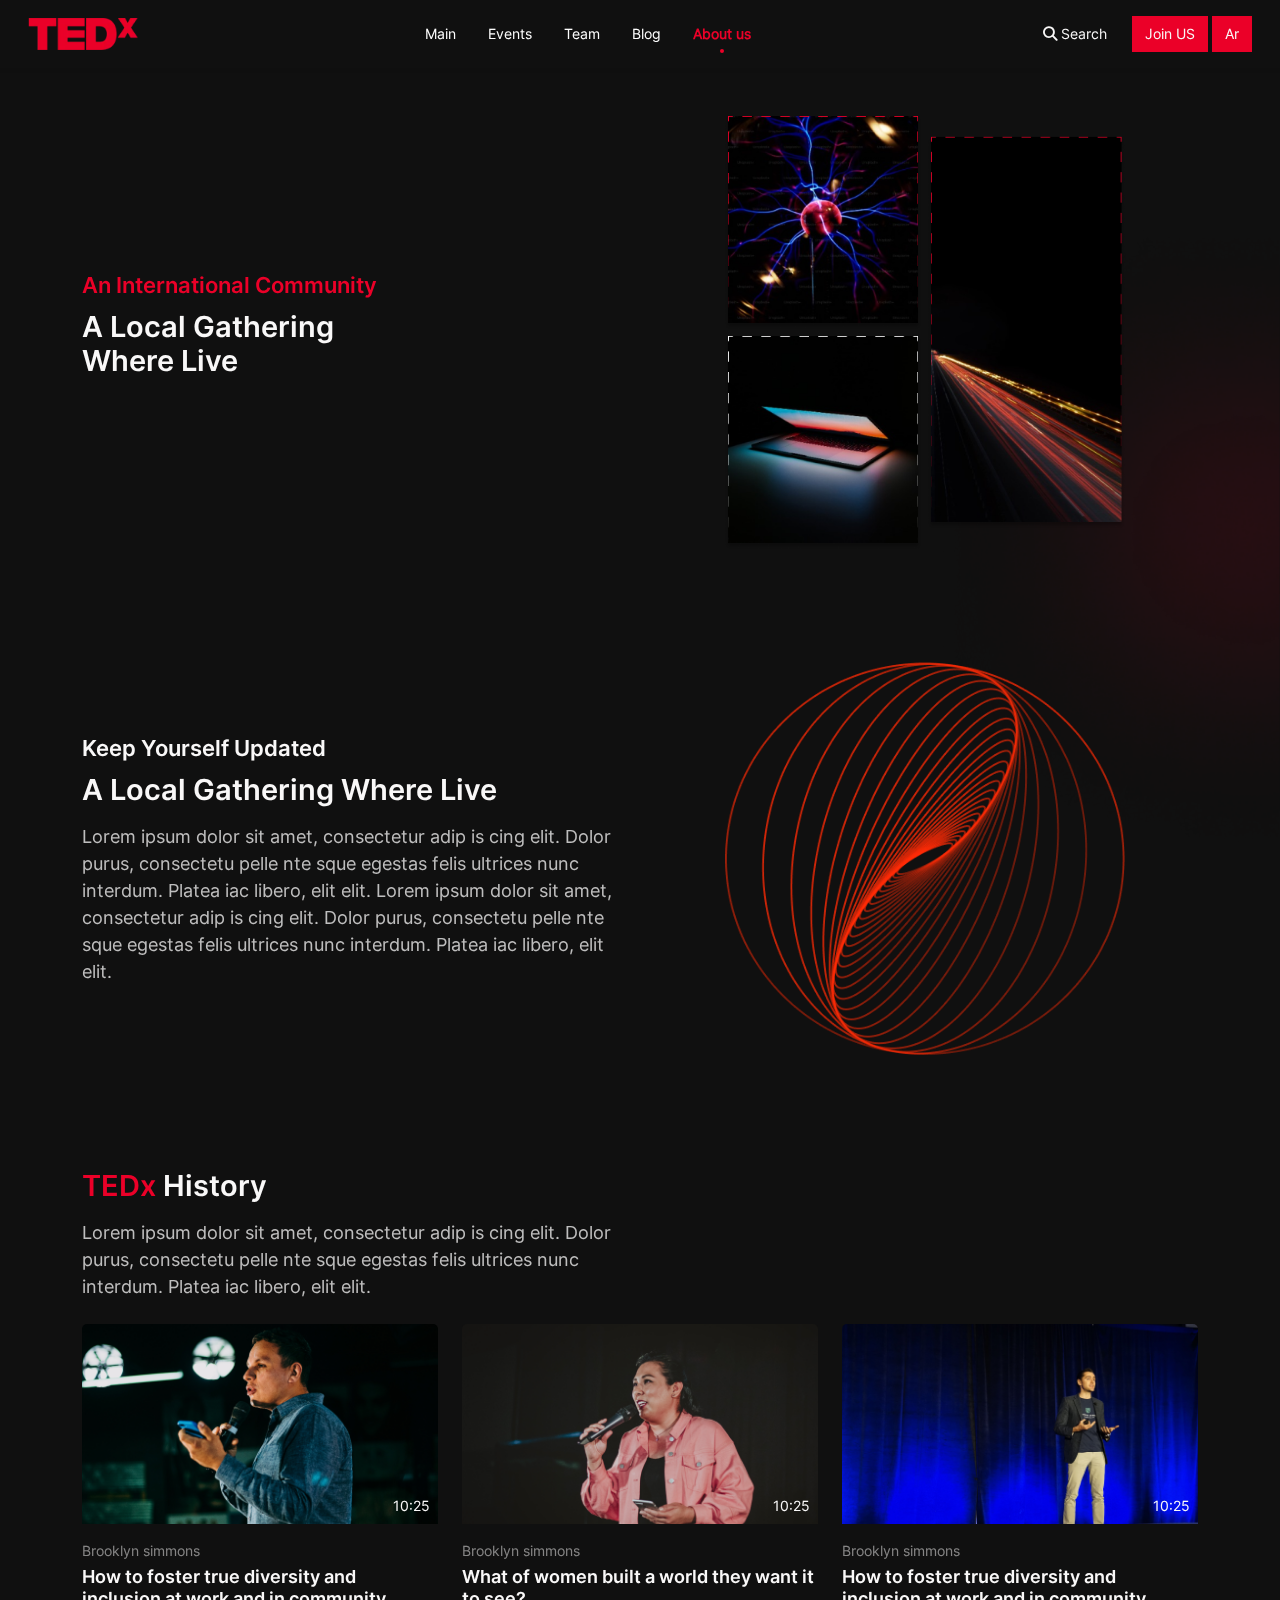
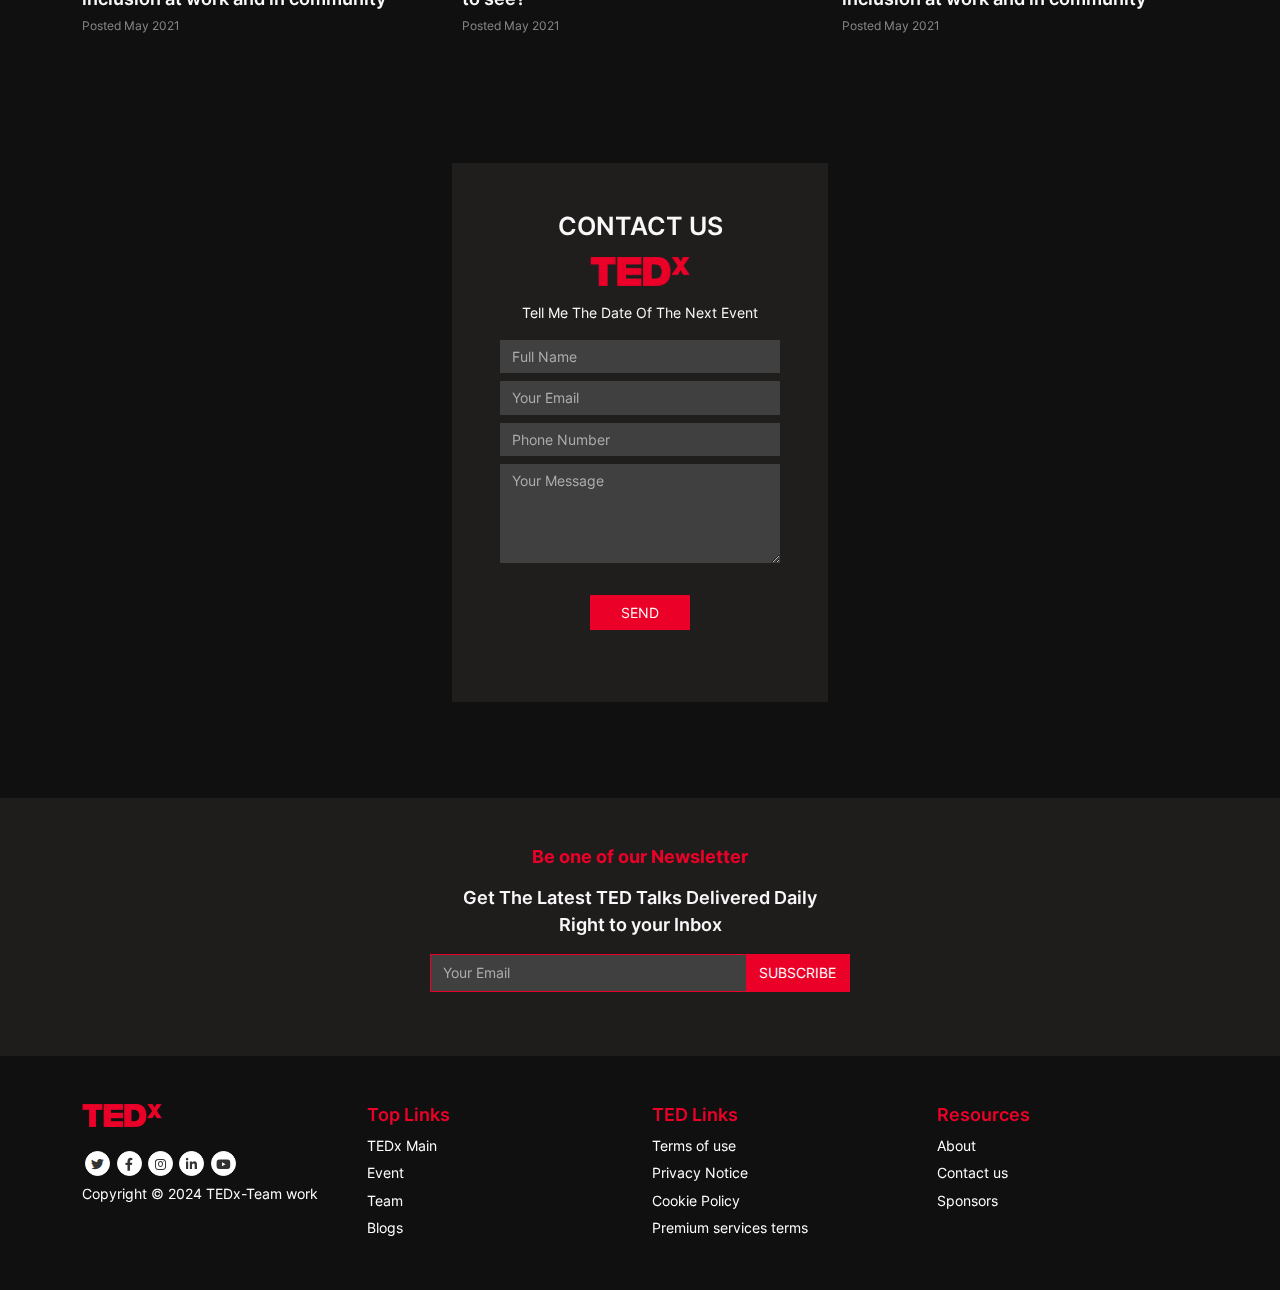
<file: Tedx/wwwroot/about-us.html>
<!DOCTYPE html>
<html lang="en" dir="ltr">
  <head>
    <!-- Required meta tags -->
    <meta charset="utf-8" />
    <meta http-equiv="Content-type" content="text/html; charset=utf-8" />
    <meta http-equiv="X-UA-Compatible" content="IE=9" />
    <meta http-equiv="Expires" content="0" />
    <meta
      name="viewport"
      content="width=device-width, initial-scale=1, maximum-scale=2"
    />

    <meta name="keywords" content="Services, Home , Location, strategic," />
    <meta name="author" content="TEDx Team" />
    <meta name="title" content="TEDx Mobile Application Home" />
    <meta
      name="description"
      content="Join some of your favorite TED speakers and a global community of learners who want to stay curious, imagine and thrive."
    />

    <meta name="copyright" content="Copyright TEDx - 2024" />
    <meta name="email" content="Info@TEDx" />
    <meta name="robots" content="INDEX,FOLLOW" />

    <!--  Essential META Tags -->
    <meta property="og:type" content="website" />
    <meta property="og:url" content=" " />
    <meta property="og:title" content="TED Courses" />
    <meta
      property="og:description"
      content="Join some of your favorite TED speakers and a global community of learners who want to stay curious, imagine and thrive."
    />
    <meta
      property="og:image"
      content="https://assets-global.website-files.com/62cb80a739ca03e7dfee8efe/62cc6505c391d30f31926928_TED-courses.png"
    />
    <meta property="og:site_name" content="TEDx Application" />

    <!--  social media tags -->
    <meta name="twitter:card" content="summary_large_image" />
    <meta name="twitter:url" content=" " />
    <meta name="twitter:creator" content="@twitter" />
    <meta name="twitter:title" content="TED Courses" />
    <meta
      name="twitter:description"
      content="Join some of your favorite TED speakers and a global community of learners who want to stay curious, imagine and thrive."
    />
    <meta
      name="twitter:image"
      content=".https://assets-global.website-files.com/62cb80a739ca03e7dfee8efe/62cc6505c391d30f31926928_TED-courses.png"
    />
    <meta name="twitter:image:alt" content="TEDx Courses" />
    <link rel="alternate" href="./assets/imgs/logo.png" media="all" />

    <!--  Non-Essential, But Required for Analytics -->
    <meta property="fb:app_id" content="100085894330941" />
    <meta name="twitter:site" content="@twitter" />
    <meta property="og:locale" content="en_EG" />
    <meta property="og:locale:alternate" content="ar_EG" />

    <meta name="msapplication-TileImage" content="./assets/imgs/logo.png" />
    <meta name="msapplication-TileColor" content="#95c123" />

    <!--  site map -->
    <meta name="google-site-verification" content="" />

    <title>TEDx</title>
    <link rel="stylesheet" href="css/all.min.css" />
    <link rel="stylesheet" href="css/bootstrap.min.css" />
    <!-- <link rel="stylesheet" href="css/bootstrap.rtl.min.css" /> -->
    <link rel="stylesheet" href="css/tempusdominus-bootstrap.css" />
    <!-- carousel slider  -->
    <link rel="stylesheet" href="css/owl.carousel.min.css" />
    <!-- animation -->
    <link rel="stylesheet" href="css/animate.css" />
    <!-- custom style  -->
    <link rel="stylesheet" href="css/style.css" />
    <!-- rtl style  -->
    <!-- <link rel="stylesheet" href="css/style-ar.css" /> -->

    <!-- Favicons -->
    <link href="assets/imgs/favicon.ico" rel="shortcut icon" />
    <link href="assets/imgs/favicon.webp" rel="apple-touch-icon" />
  </head>
  <body>
    <!-- Start Navbar -->
    <nav
      class="navbar sticky-top fixed-top navbar-dark bg-dark navbar-expand-lg shadow-sm py-2 px-3"
      id="header"
    >
      <div class="container-fluid">
        <a class="navbar-brand py-2" href="index.html"
          ><img src="./assets/imgs/logo.webp" width="110" alt="logo TEDx"
        /></a>
        <button
          class="navbar-toggler border-0"
          type="button"
          data-bs-toggle="collapse"
          data-bs-target="#navbarText"
          aria-controls="navbarText"
          aria-expanded="false"
          aria-label="Toggle navigation"
        >
          <span class="navbar-toggler-icon"></span>
        </button>

        <div class="collapse navbar-collapse" id="navbarText">
          <ul class="navbar-nav mx-auto mb-2 mx-3 mb-lg-0">
            <li class="nav-item px-2">
              <a class="nav-link" aria-current="page" href="index.html">Main</a>
            </li>
            <li class="nav-item px-2">
              <a class="nav-link" href="events.html">Events</a>
            </li>
            <li class="nav-item px-2">
              <a class="nav-link" href="team.html">Team</a>
            </li>
            <li class="nav-item px-2">
              <a class="nav-link" href="blogs.html">Blog</a>
            </li>
            <li class="nav-item px-2">
              <a class="nav-link active" href="about-us.html">About us</a>
            </li>
          </ul>
          <span class="navbar-text float-end">
            <a
              href="search.html"
              type="button"
              class="btn btn-link open_search mx-2 text-light text-decoration-none"
            >
              <i class="fa-solid fa-magnifying-glass"></i> Search
            </a>
            <button type="button" class="btn btn-primary text-light rounded-0">
              Join US
            </button>
            <button type="button" class="btn btn-primary text-light rounded-0">
              Ar
            </button>
          </span>
        </div>
      </div>
    </nav>
    <!-- End Navbar -->

    <!-- Start Main content -->
    <main class="content">
      <!-- Start banner section -->
      <section class="content_aboutUs py-5">
        <div class="container">
          <div class="row align-items-center g-4">
            <div class="col-md-6">
              <p class="text-primary mb-2 fw-bold fs-4">
                An International Community
              </p>
              <h3 class="fw-bold fs-2 text-light">
                A Local Gathering <br />Where Live
              </h3>
            </div>
            <div class="col-md-6 text-center">
              <img src="assets/imgs/11.png" alt="" />
            </div>
          </div>
        </div>
      </section>
      <!-- End banner section -->

      <!-- Start banner section -->
      <section class="content_aboutUs py-5">
        <div class="container">
          <div class="row align-items-center g-4">
            <div class="col-md-6">
              <p class="text-light mb-2 fw-bold fs-4">Keep Yourself Updated</p>
              <h3 class="fw-bold fs-2 text-light">
                A Local Gathering Where Live
              </h3>
              <p class="fs-5 text-light opacity-75 mb-0">
                Lorem ipsum dolor sit amet, consectetur adip is cing elit. Dolor
                purus, consectetu pelle nte sque egestas felis ultrices nunc
                interdum. Platea iac libero, elit elit. Lorem ipsum dolor sit
                amet, consectetur adip is cing elit. Dolor purus, consectetu
                pelle nte sque egestas felis ultrices nunc interdum. Platea iac
                libero, elit elit.
              </p>
            </div>
            <div class="col-md-6 text-center">
              <img src="assets/imgs/33.png" alt="" />
            </div>
          </div>
        </div>
      </section>
      <!-- End banner section -->

      <section class="content_newestTalks py-5 bg-none">
        <div class="container">
          <h3 class="fs-2 fw-bold text-light mb-3">
            <span class="text-primary">TEDx</span> History
          </h3>
          <p class="fs-5 text-light opacity-75 w-50 mb-4">
            Lorem ipsum dolor sit amet, consectetur adip is cing elit. Dolor
            purus, consectetu pelle nte sque egestas felis ultrices nunc
            interdum. Platea iac libero, elit elit.
          </p>
          <div class="row">
            <div class="col-lg-4 col-sm-6">
              <div class="card mb-3 border-0 rounded-0">
                <div class="position-relative">
                  <a href="#"
                    ><img
                      src="assets/imgs/6.png"
                      class="card-img-top"
                      alt="card img"
                  /></a>
                  <span class="duration text-light">10:25</span>
                </div>
                <div class="card-body px-0">
                  <p class="card-text text-light opacity-50 fs-6 mb-1">
                    Brooklyn simmons
                  </p>
                  <h5 class="card-title text-light fw-bold">
                    <a href="#" class="text-decoration-none text-light"
                      >How to foster true diversity and inclusion at work and in
                      community</a
                    >
                  </h5>
                  <p class="card-text text-light opacity-50">
                    <small>Posted May 2021</small>
                  </p>
                </div>
              </div>
            </div>
            <div class="col-lg-4 col-sm-6">
              <div class="card mb-3 border-0 rounded-0">
                <div class="position-relative">
                  <a href="#"
                    ><img
                      src="assets/imgs/1.png"
                      class="card-img-top"
                      alt="card img"
                  /></a>
                  <span class="duration text-light">10:25</span>
                </div>
                <div class="card-body px-0">
                  <p class="card-text text-light opacity-50 fs-6 mb-1">
                    Brooklyn simmons
                  </p>
                  <h5 class="card-title text-light fw-bold">
                    <a href="#" class="text-decoration-none text-light"
                      >What of women built a world they want it to see?</a
                    >
                  </h5>
                  <p class="card-text text-light opacity-50">
                    <small>Posted May 2021</small>
                  </p>
                </div>
              </div>
            </div>
            <div class="col-lg-4 col-sm-6">
              <div class="card mb-3 border-0 rounded-0">
                <div class="position-relative">
                  <a href="#"
                    ><img
                      src="assets/imgs/2.png"
                      class="card-img-top"
                      alt="card img"
                  /></a>
                  <span class="duration text-light">10:25</span>
                </div>
                <div class="card-body px-0">
                  <p class="card-text text-light opacity-50 fs-6 mb-1">
                    Brooklyn simmons
                  </p>
                  <h5 class="card-title text-light fw-bold">
                    <a href="#" class="text-decoration-none text-light"
                      >How to foster true diversity and inclusion at work and in
                      community</a
                    >
                  </h5>
                  <p class="card-text text-light opacity-50">
                    <small>Posted May 2021</small>
                  </p>
                </div>
              </div>
            </div>
          </div>
        </div>
      </section>

      <!-- Start sponsor form section -->
      <section class="content_form content_contactUs py-5">
        <div class="container">
          <div class="main-form p-sm-5 p-3 mb-5">
            <div class="text-center">
              <h3 class="text-light fs-3 fw-bold text-uppercase">Contact us</h3>
              <img src="assets/imgs/logo.webp" width="100" alt="" />
              <p class="text-light fs-6 mt-3">
                Tell Me The Date Of The Next Event
              </p>
              <form>
                <input
                  type="text"
                  class="form-control mb-2 rounded-0 border-0"
                  placeholder="Full Name"
                />
                <input
                  type="email"
                  class="form-control mb-2 rounded-0 border-0"
                  placeholder="Your Email"
                />
                <input
                  type="tel"
                  class="form-control mb-2 rounded-0 border-0"
                  placeholder="Phone Number"
                />
                <textarea
                  type="text"
                  rows="4"
                  class="form-control mb-2 rounded-0 border-0"
                  placeholder="Your Message"
                ></textarea>
                <button
                  type="submit"
                  class="btn btn-primary text-light rounded-0 text-uppercase my-4 px-2"
                  onclick="location.href = '';"
                >
                  SEND
                </button>
              </form>
            </div>
          </div>
        </div>
      </section>
      <!-- End sponsor form section -->

      <!-- Start newsletter section -->
      <section class="content_newsLetter text-center py-5">
        <div class="container">
          <h3 class="text-primary fs-5">Be one of our Newsletter</h3>
          <p class="fw-bold text-light fs-5">
            Get The Latest TED Talks Delivered Daily <br />Right to your Inbox
          </p>
          <div class="input-group mb-3">
            <input
              type="text"
              class="form-control rounded-0"
              placeholder="Your Email"
            />
            <button class="btn btn-primary rounded-0" type="button">
              SUBSCRIBE
            </button>
          </div>
        </div>
      </section>
      <!-- End newsletter section -->
    </main>

    <!-- Start footer -->
    <section class="footer py-5">
      <div class="container">
        <div class="row align-items-start g-4">
          <div class="col-lg-3 col-md-12">
            <div class="info">
              <img src="./assets/imgs/logo.webp" alt="" />
              <ul
                class="mt-4 mb-2 list-group list-group-horizontal social-links align-items-center"
              >
                <li class="list-group-item">
                  <a href="#" title="twitter"
                    ><i class="fa-brands fa-twitter"></i
                  ></a>
                </li>
                <li class="list-group-item">
                  <a href="#" title="facebook"
                    ><i class="fa-brands fa-facebook-f"></i
                  ></a>
                </li>
                <li class="list-group-item">
                  <a href="#" title="facebook"
                    ><i class="fa-brands fa-instagram"></i
                  ></a>
                </li>
                <li class="list-group-item">
                  <a href="#" title="instagram"
                    ><i class="fa-brands fa-linkedin-in"></i
                  ></a>
                </li>
                <li class="list-group-item">
                  <a href="#" title="snapchat"
                    ><i class="fa-brands fa-youtube"></i
                  ></a>
                </li>
              </ul>
              <p>Copyright &copy; 2024 TEDx-Team work</p>
            </div>
          </div>
          <div class="col-lg-3 col-md-4">
            <h5 class="text-primary fw-bold">Top Links</h5>
            <ul class="links list-unstyled lh-lg mb-0">
              <li><a href="index.html">TEDx Main</a></li>
              <li><a href="events.html">Event</a></li>
              <li><a href="team.html">Team</a></li>
              <li><a href="blogs.html">Blogs</a></li>
            </ul>
          </div>
          <div class="col-lg-3 col-md-4">
            <h5 class="text-primary fw-bold">TED Links</h5>
            <ul class="links list-unstyled lh-lg mb-0">
              <li><a href="terms&conditions.html">Terms of use</a></li>
              <li><a href="privacy-policy.html">Privacy Notice</a></li>
              <li><a href="#">Cookie Policy</a></li>
              <li><a href="#">Premium services terms</a></li>
            </ul>
          </div>
          <div class="col-lg-3 col-md-4">
            <h5 class="text-primary fw-bold">Resources</h5>
            <ul class="links list-unstyled lh-lg mb-0">
              <li><a href="about-us.html">About</a></li>
              <li><a href="#">Contact us</a></li>
              <li><a href="sponsors.html">Sponsors</a></li>
            </ul>
          </div>
        </div>
      </div>
    </section>
    <!-- End footer -->

    <!-- scroll to top -->
    <div class="scroll-top shadow wow slideInDown">
      <i class="fas fa-chevron-up"></i>
    </div>

    <script src="js/jquery.js"></script>
    <script src="js/bootstrap.bundle.min.js"></script>

    <script src="js/moment.js"></script>
    <script src="js/tempusdominus-bootstrap.js"></script>
    <!-- carousel slider  -->
    <script src="js/owl.carousel.min.js"></script>
    <!-- custom js  -->
    <script src="js/scripts.js"></script>
    <!-- animation js -->
    <script src="js/wow.js"></script>
    <script>
      new WOW().init();
    </script>
  </body>
</html>
</file>
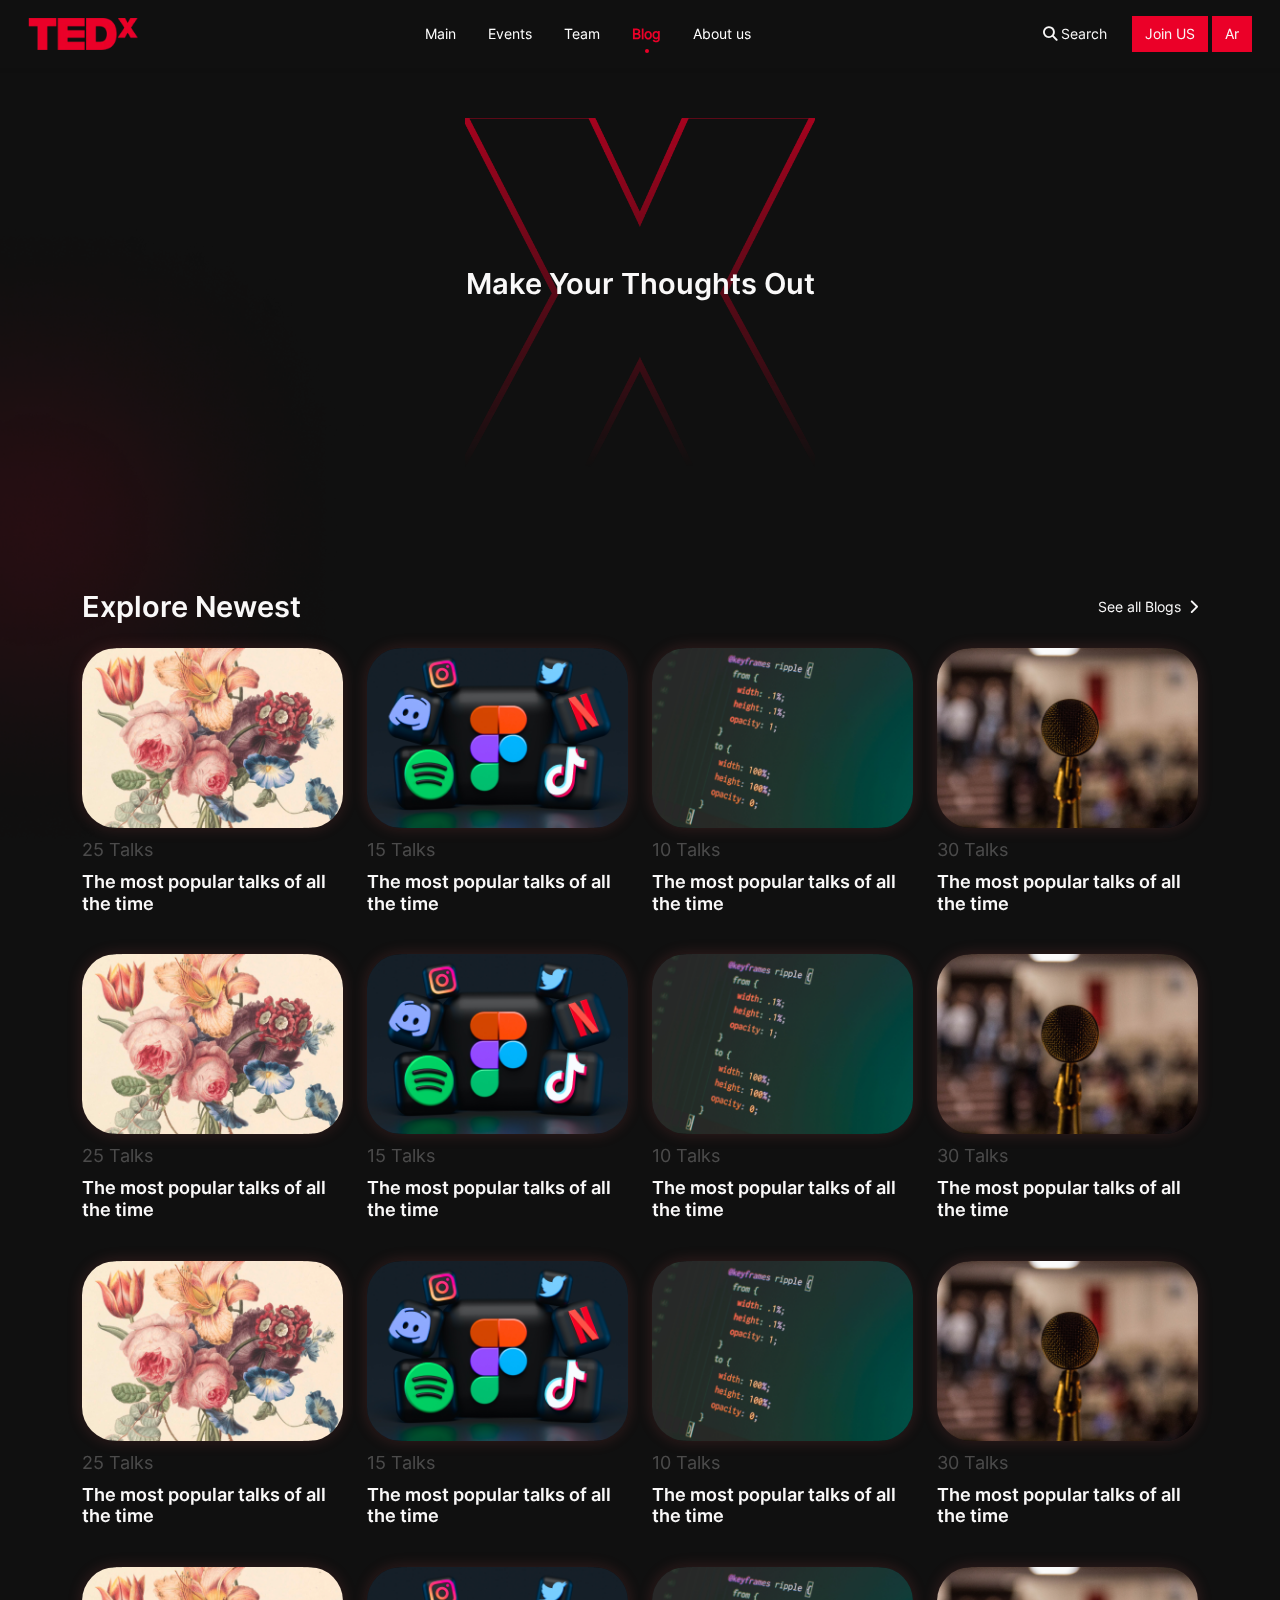
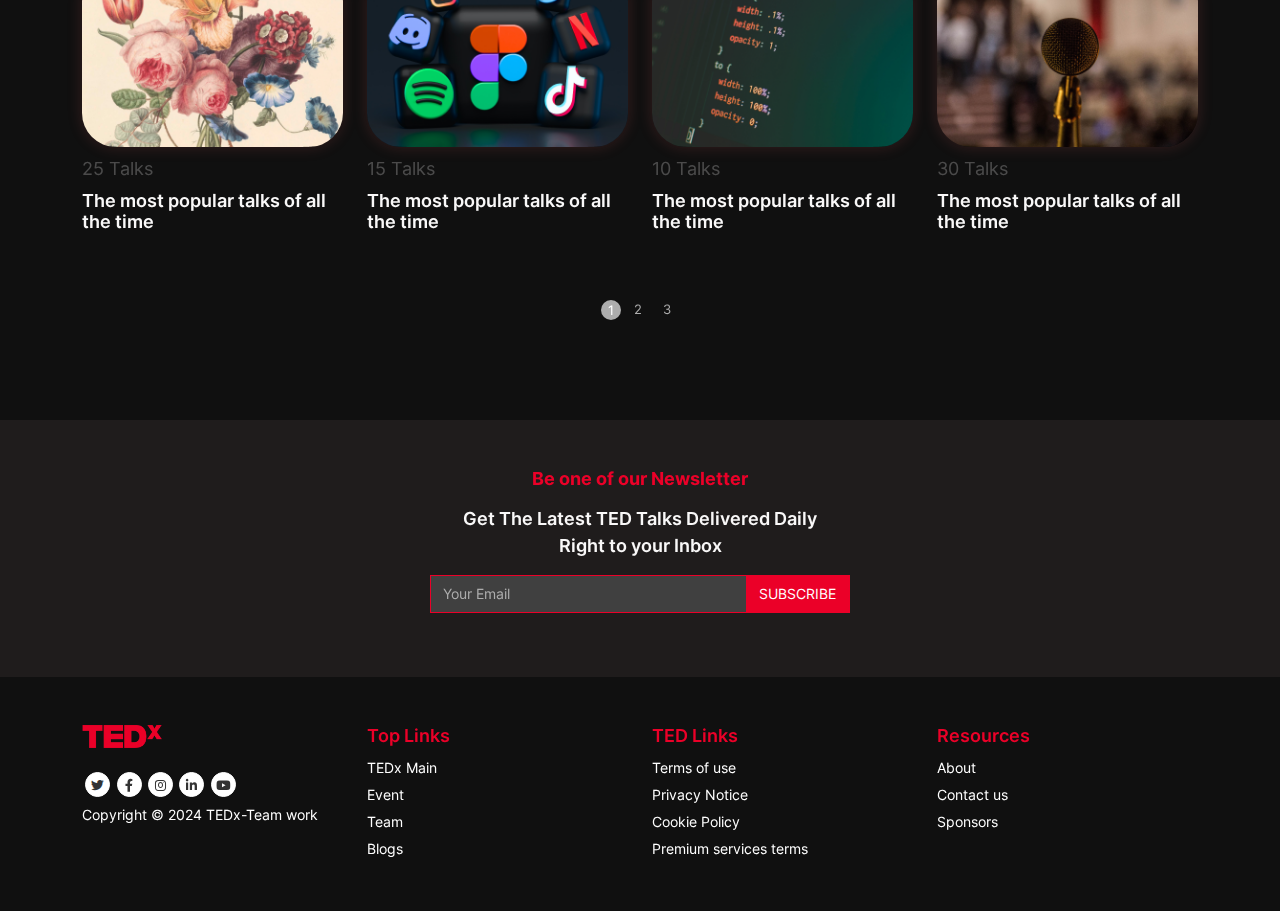
<file: Tedx/wwwroot/blogs.html>
<!DOCTYPE html>
<html lang="en" dir="ltr">
  <head>
    <!-- Required meta tags -->
    <meta charset="utf-8" />
    <meta http-equiv="Content-type" content="text/html; charset=utf-8" />
    <meta http-equiv="X-UA-Compatible" content="IE=9" />
    <meta http-equiv="Expires" content="0" />
    <meta
      name="viewport"
      content="width=device-width, initial-scale=1, maximum-scale=2"
    />

    <meta name="keywords" content="Services, Home , Location, strategic," />
    <meta name="author" content="TEDx Team" />
    <meta name="title" content="TEDx Mobile Application Home" />
    <meta
      name="description"
      content="Join some of your favorite TED speakers and a global community of learners who want to stay curious, imagine and thrive."
    />

    <meta name="copyright" content="Copyright TEDx - 2024" />
    <meta name="email" content="Info@TEDx" />
    <meta name="robots" content="INDEX,FOLLOW" />

    <!--  Essential META Tags -->
    <meta property="og:type" content="website" />
    <meta property="og:url" content=" " />
    <meta property="og:title" content="TED Courses" />
    <meta
      property="og:description"
      content="Join some of your favorite TED speakers and a global community of learners who want to stay curious, imagine and thrive."
    />
    <meta
      property="og:image"
      content="https://assets-global.website-files.com/62cb80a739ca03e7dfee8efe/62cc6505c391d30f31926928_TED-courses.png"
    />
    <meta property="og:site_name" content="TEDx Application" />

    <!--  social media tags -->
    <meta name="twitter:card" content="summary_large_image" />
    <meta name="twitter:url" content=" " />
    <meta name="twitter:creator" content="@twitter" />
    <meta name="twitter:title" content="TED Courses" />
    <meta
      name="twitter:description"
      content="Join some of your favorite TED speakers and a global community of learners who want to stay curious, imagine and thrive."
    />
    <meta
      name="twitter:image"
      content=".https://assets-global.website-files.com/62cb80a739ca03e7dfee8efe/62cc6505c391d30f31926928_TED-courses.png"
    />
    <meta name="twitter:image:alt" content="TEDx Courses" />
    <link rel="alternate" href="./assets/imgs/logo.png" media="all" />

    <!--  Non-Essential, But Required for Analytics -->
    <meta property="fb:app_id" content="100085894330941" />
    <meta name="twitter:site" content="@twitter" />
    <meta property="og:locale" content="en_EG" />
    <meta property="og:locale:alternate" content="ar_EG" />

    <meta name="msapplication-TileImage" content="./assets/imgs/logo.png" />
    <meta name="msapplication-TileColor" content="#95c123" />

    <!--  site map -->
    <meta name="google-site-verification" content="" />

    <title>TEDx</title>
    <link rel="stylesheet" href="css/all.min.css" />
    <link rel="stylesheet" href="css/bootstrap.min.css" />
    <!-- <link rel="stylesheet" href="css/bootstrap.rtl.min.css" /> -->
    <link rel="stylesheet" href="css/tempusdominus-bootstrap.css" />
    <!-- carousel slider  -->
    <link rel="stylesheet" href="css/owl.carousel.min.css" />
    <!-- animation -->
    <link rel="stylesheet" href="css/animate.css" />
    <!-- custom style  -->
    <link rel="stylesheet" href="css/style.css" />
    <!-- rtl style  -->
    <!-- <link rel="stylesheet" href="css/style-ar.css" /> -->

    <!-- Favicons -->
    <link href="assets/imgs/favicon.ico" rel="shortcut icon" />
    <link href="assets/imgs/favicon.webp" rel="apple-touch-icon" />
  </head>
  <body>
    <!-- Start Navbar -->
    <nav
      class="navbar sticky-top fixed-top navbar-dark bg-dark navbar-expand-lg shadow-sm py-2 px-3"
      id="header"
    >
      <div class="container-fluid">
        <a class="navbar-brand py-2" href="index.html"
          ><img src="./assets/imgs/logo.webp" width="110" alt="logo TEDx"
        /></a>
        <button
          class="navbar-toggler border-0"
          type="button"
          data-bs-toggle="collapse"
          data-bs-target="#navbarText"
          aria-controls="navbarText"
          aria-expanded="false"
          aria-label="Toggle navigation"
        >
          <span class="navbar-toggler-icon"></span>
        </button>

        <div class="collapse navbar-collapse" id="navbarText">
          <ul class="navbar-nav mx-auto mb-2 mx-3 mb-lg-0">
            <li class="nav-item px-2">
              <a class="nav-link" aria-current="page" href="index.html"
                >Main</a
              >
            </li>
            <li class="nav-item px-2">
              <a class="nav-link" href="events.html">Events</a>
            </li>
            <li class="nav-item px-2">
              <a class="nav-link" href="team.html">Team</a>
            </li>
            <li class="nav-item px-2">
              <a class="nav-link active" href="blogs.html">Blog</a>
            </li>
            <li class="nav-item px-2">
              <a class="nav-link" href="about-us.html">About us</a>
            </li>
          </ul>
          <span class="navbar-text float-end">
            <a href="search.html" type="button" class="btn btn-link open_search mx-2 text-light text-decoration-none">
              <i class="fa-solid fa-magnifying-glass"></i> Search
            </a>
            <button
              type="button"
              class="btn btn-primary text-light rounded-0">
              Join US
            </button>
            <button
              type="button"
              class="btn btn-primary text-light rounded-0">
              Ar
            </button>
          </span>
        </div>
      </div>
    </nav>
    <!-- End Navbar -->

    <!-- Start Main content -->
    <main class="content">

      <!-- Start blogs banner section -->
      <section class="content_blogsBanner py-5 text-center">
        <div class="container">
          <h3 class="fw-bold fs-2 text-light">
            Make Your Thoughts Out
          </h3>
        </div>
      </section>
      <!-- End blogs banner section -->

      <!-- Start Explore Newest section  -->
      <section class="py-5 content_exploreNewest">
        <div class="container">
          <div class="mb-5">
            <div class="d-flex justify-content-between align-items-center my-4">
              <h3 class="fw-bold fs-2 text-light mb-0">Explore Newest</h3>
              <a href="#" class="text-light text-decoration-none none fs-6 see-all">See all Blogs<i class="fa-solid fa-chevron-right ms-2 fs-6"></i></a>
            </div>
            <div class="row">
              <div class="col-lg-3 col-sm-6">
                <div class="card mb-3 border-0 rounded-0">
                  <img src="assets/imgs/blog4.png" class="card-img-top" alt="card img">
                  <div class="card-body px-0 pt-2">
                    <p class="card-text text-light opacity-25 fs-5 mb-2">25 Talks</p>
                    <h5 class="card-title text-light fw-bold"><a href="#" class="text-decoration-none text-light">The most popular talks of all the time</a></h5>
                  </div>
                </div>
              </div>
              <div class="col-lg-3 col-sm-6">
                <div class="card mb-3 border-0 rounded-0">
                  <img src="assets/imgs/blog2.png" class="card-img-top" alt="card img">
                  <div class="card-body px-0 pt-2">
                    <p class="card-text text-light opacity-25 fs-5 mb-2">15 Talks</p>
                    <h5 class="card-title text-light fw-bold"><a href="#" class="text-decoration-none text-light">The most popular talks of all the time</a></h5>
                  </div>
                </div>
              </div>
              <div class="col-lg-3 col-sm-6">
                <div class="card mb-3 border-0 rounded-0">
                  <img src="assets/imgs/blog3.png" class="card-img-top" alt="card img">
                  <div class="card-body px-0 pt-2">
                    <p class="card-text text-light opacity-25 fs-5 mb-2">10 Talks</p>
                    <h5 class="card-title text-light fw-bold"><a href="#" class="text-decoration-none text-light">The most popular talks of all the time</a></h5>
                  </div>
                </div>
              </div>
              <div class="col-lg-3 col-sm-6">
                <div class="card mb-3 border-0 rounded-0">
                  <img src="assets/imgs/blog.png" class="card-img-top" alt="card img">
                  <div class="card-body px-0 pt-2">
                    <p class="card-text text-light opacity-25 fs-5 mb-2">30 Talks</p>
                    <h5 class="card-title text-light fw-bold"><a href="#" class="text-decoration-none text-light">The most popular talks of all the time</a></h5>
                  </div>
                </div>
              </div>
              <div class="col-lg-3 col-sm-6">
                <div class="card mb-3 border-0 rounded-0">
                  <img src="assets/imgs/blog4.png" class="card-img-top" alt="card img">
                  <div class="card-body px-0 pt-2">
                    <p class="card-text text-light opacity-25 fs-5 mb-2">25 Talks</p>
                    <h5 class="card-title text-light fw-bold"><a href="#" class="text-decoration-none text-light">The most popular talks of all the time</a></h5>
                  </div>
                </div>
              </div>
              <div class="col-lg-3 col-sm-6">
                <div class="card mb-3 border-0 rounded-0">
                  <img src="assets/imgs/blog2.png" class="card-img-top" alt="card img">
                  <div class="card-body px-0 pt-2">
                    <p class="card-text text-light opacity-25 fs-5 mb-2">15 Talks</p>
                    <h5 class="card-title text-light fw-bold"><a href="#" class="text-decoration-none text-light">The most popular talks of all the time</a></h5>
                  </div>
                </div>
              </div>
              <div class="col-lg-3 col-sm-6">
                <div class="card mb-3 border-0 rounded-0">
                  <img src="assets/imgs/blog3.png" class="card-img-top" alt="card img">
                  <div class="card-body px-0 pt-2">
                    <p class="card-text text-light opacity-25 fs-5 mb-2">10 Talks</p>
                    <h5 class="card-title text-light fw-bold"><a href="#" class="text-decoration-none text-light">The most popular talks of all the time</a></h5>
                  </div>
                </div>
              </div>
              <div class="col-lg-3 col-sm-6">
                <div class="card mb-3 border-0 rounded-0">
                  <img src="assets/imgs/blog.png" class="card-img-top" alt="card img">
                  <div class="card-body px-0 pt-2">
                    <p class="card-text text-light opacity-25 fs-5 mb-2">30 Talks</p>
                    <h5 class="card-title text-light fw-bold"><a href="#" class="text-decoration-none text-light">The most popular talks of all the time</a></h5>
                  </div>
                </div>
              </div>
              <div class="col-lg-3 col-sm-6">
                <div class="card mb-3 border-0 rounded-0">
                  <img src="assets/imgs/blog4.png" class="card-img-top" alt="card img">
                  <div class="card-body px-0 pt-2">
                    <p class="card-text text-light opacity-25 fs-5 mb-2">25 Talks</p>
                    <h5 class="card-title text-light fw-bold"><a href="#" class="text-decoration-none text-light">The most popular talks of all the time</a></h5>
                  </div>
                </div>
              </div>
              <div class="col-lg-3 col-sm-6">
                <div class="card mb-3 border-0 rounded-0">
                  <img src="assets/imgs/blog2.png" class="card-img-top" alt="card img">
                  <div class="card-body px-0 pt-2">
                    <p class="card-text text-light opacity-25 fs-5 mb-2">15 Talks</p>
                    <h5 class="card-title text-light fw-bold"><a href="#" class="text-decoration-none text-light">The most popular talks of all the time</a></h5>
                  </div>
                </div>
              </div>
              <div class="col-lg-3 col-sm-6">
                <div class="card mb-3 border-0 rounded-0">
                  <img src="assets/imgs/blog3.png" class="card-img-top" alt="card img">
                  <div class="card-body px-0 pt-2">
                    <p class="card-text text-light opacity-25 fs-5 mb-2">10 Talks</p>
                    <h5 class="card-title text-light fw-bold"><a href="#" class="text-decoration-none text-light">The most popular talks of all the time</a></h5>
                  </div>
                </div>
              </div>
              <div class="col-lg-3 col-sm-6">
                <div class="card mb-3 border-0 rounded-0">
                  <img src="assets/imgs/blog.png" class="card-img-top" alt="card img">
                  <div class="card-body px-0 pt-2">
                    <p class="card-text text-light opacity-25 fs-5 mb-2">30 Talks</p>
                    <h5 class="card-title text-light fw-bold"><a href="#" class="text-decoration-none text-light">The most popular talks of all the time</a></h5>
                  </div>
                </div>
              </div>
              <div class="col-lg-3 col-sm-6">
                <div class="card mb-3 border-0 rounded-0">
                  <img src="assets/imgs/blog4.png" class="card-img-top" alt="card img">
                  <div class="card-body px-0 pt-2">
                    <p class="card-text text-light opacity-25 fs-5 mb-2">25 Talks</p>
                    <h5 class="card-title text-light fw-bold"><a href="#" class="text-decoration-none text-light">The most popular talks of all the time</a></h5>
                  </div>
                </div>
              </div>
              <div class="col-lg-3 col-sm-6">
                <div class="card mb-3 border-0 rounded-0">
                  <img src="assets/imgs/blog2.png" class="card-img-top" alt="card img">
                  <div class="card-body px-0 pt-2">
                    <p class="card-text text-light opacity-25 fs-5 mb-2">15 Talks</p>
                    <h5 class="card-title text-light fw-bold"><a href="#" class="text-decoration-none text-light">The most popular talks of all the time</a></h5>
                  </div>
                </div>
              </div>
              <div class="col-lg-3 col-sm-6">
                <div class="card mb-3 border-0 rounded-0">
                  <img src="assets/imgs/blog3.png" class="card-img-top" alt="card img">
                  <div class="card-body px-0 pt-2">
                    <p class="card-text text-light opacity-25 fs-5 mb-2">10 Talks</p>
                    <h5 class="card-title text-light fw-bold"><a href="#" class="text-decoration-none text-light">The most popular talks of all the time</a></h5>
                  </div>
                </div>
              </div>
              <div class="col-lg-3 col-sm-6">
                <div class="card mb-3 border-0 rounded-0">
                  <img src="assets/imgs/blog.png" class="card-img-top" alt="card img">
                  <div class="card-body px-0 pt-2">
                    <p class="card-text text-light opacity-25 fs-5 mb-2">30 Talks</p>
                    <h5 class="card-title text-light fw-bold"><a href="#" class="text-decoration-none text-light">The most popular talks of all the time</a></h5>
                  </div>
                </div>
              </div>
            </div>
            <nav class="mt-4">
              <ul class="pagination pagination-sm justify-content-center align-items-center">
                <li class="page-item active" aria-current="page">
                  <span class="page-link">1</span>
                </li>
                <li class="page-item"><a class="page-link" href="#">2</a></li>
                <li class="page-item"><a class="page-link" href="#">3</a></li>
              </ul>
            </nav>
          </div>
        </div>
      </section>
      <!-- End Explore Newest section  -->

      <!-- Start newsletter section -->
      <section class="content_newsLetter text-center py-5">
        <div class="container">
            <h3 class="text-primary fs-5">Be one of our Newsletter</h3>
            <p class="fw-bold text-light fs-5">Get The Latest TED Talks Delivered Daily <br>Right to your Inbox</p>
            <div class="input-group mb-3">
              <input type="text" class="form-control rounded-0" placeholder="Your Email">
              <button class="btn btn-primary rounded-0" type="button">SUBSCRIBE</button>
            </div>
        </div>
      </section>
      <!-- End newsletter section -->
    </main>

    <!-- Start footer -->
    <section class="footer py-5">
      <div class="container">
        <div class="row align-items-start g-4">
          <div class="col-lg-3 col-md-12">
            <div class="info">
              <img src="./assets/imgs/logo.webp" alt="" />
              <ul class="mt-4 mb-2 list-group list-group-horizontal social-links align-items-center">
                <li class="list-group-item">
                  <a href="#" title="twitter"><i class="fa-brands fa-twitter"></i></a>
                </li>
                <li class="list-group-item">
                  <a href="#" title="facebook"><i class="fa-brands fa-facebook-f"></i></a>
                </li>
                <li class="list-group-item">
                  <a href="#" title="facebook"><i class="fa-brands fa-instagram"></i></a>
                </li>
                <li class="list-group-item">
                  <a href="#" title="instagram"><i class="fa-brands fa-linkedin-in"></i></a>
                </li>
                <li class="list-group-item">
                  <a href="#" title="snapchat"><i class="fa-brands fa-youtube"></i></a>
                </li>
              </ul>
              <p>Copyright &copy; 2024 TEDx-Team work</p>
            </div>
          </div>
          <div class="col-lg-3 col-md-4">
            <h5 class="text-primary fw-bold">Top Links</h5>
            <ul class="links list-unstyled lh-lg mb-0">
              <li><a href="index.html">TEDx Main</a></li>
              <li><a href="events.html">Event</a></li>
              <li><a href="team.html">Team</a></li>
              <li><a href="blogs.html">Blogs</a></li>
            </ul>
          </div>
          <div class="col-lg-3 col-md-4">
            <h5 class="text-primary fw-bold">TED Links</h5>
            <ul class="links list-unstyled lh-lg mb-0">
              <li><a href="terms&conditions.html">Terms of use</a></li>
              <li><a href="privacy-policy.html">Privacy Notice</a></li>
              <li><a href="#">Cookie Policy</a></li>
              <li><a href="#">Premium services terms</a></li>
            </ul>
          </div>
          <div class="col-lg-3 col-md-4">
            <h5 class="text-primary fw-bold">Resources</h5>
            <ul class="links list-unstyled lh-lg mb-0">
              <li><a href="about-us.html">About</a></li>
              <li><a href="#">Contact us</a></li>
              <li><a href="sponsors.html">Sponsors</a></li>
            </ul>
          </div>
        </div>
      </div>
    </section>
    <!-- End footer -->

    <!-- scroll to top -->
    <div class="scroll-top shadow wow slideInDown">
      <i class="fas fa-chevron-up"></i>
    </div>

    <script src="js/jquery.js"></script>
    <script src="js/bootstrap.bundle.min.js"></script>

    <script src="js/moment.js"></script>
    <script src="js/tempusdominus-bootstrap.js"></script>
    <!-- carousel slider  -->
    <script src="js/owl.carousel.min.js"></script>

    <!-- custom js  -->
    <script src="js/scripts.js"></script>
    <!-- animation js -->
    <script src="js/wow.js"></script>
    <script>
      new WOW().init();
    </script>
  </body>
</html>
</file>
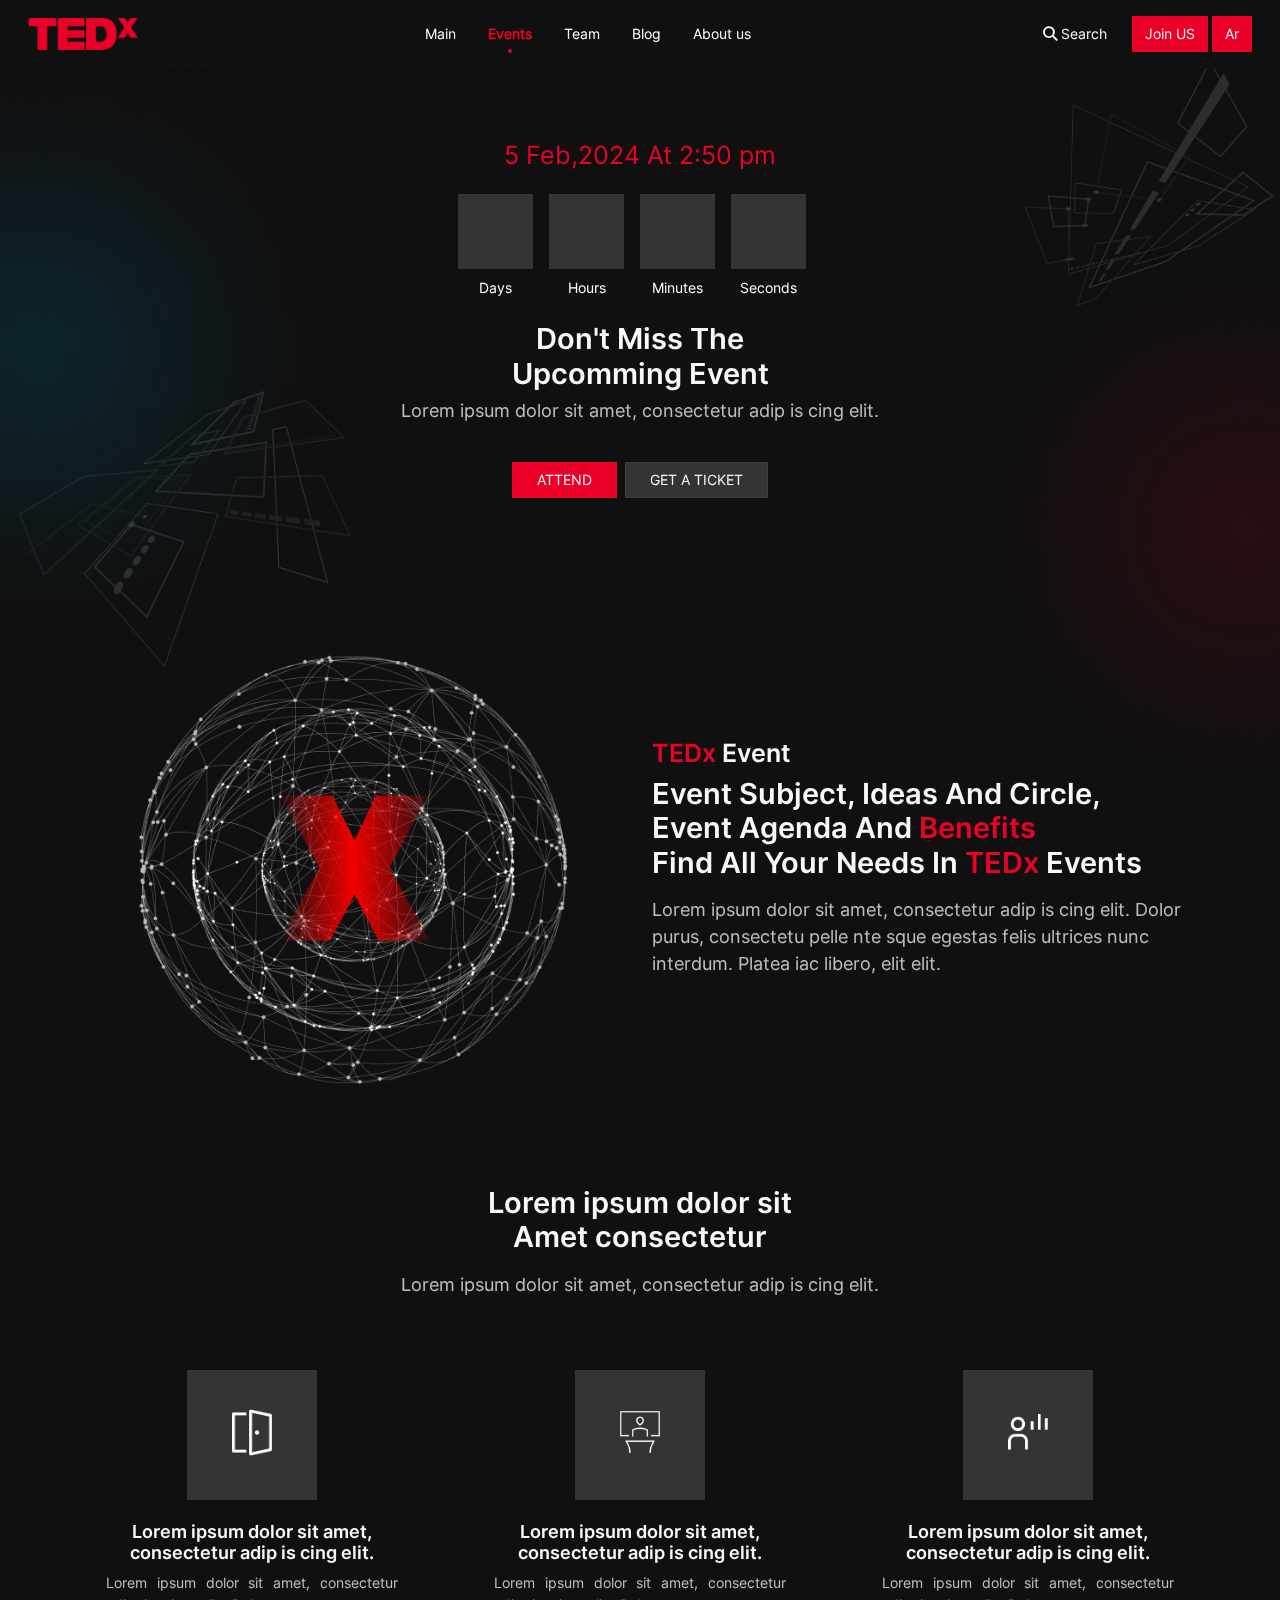
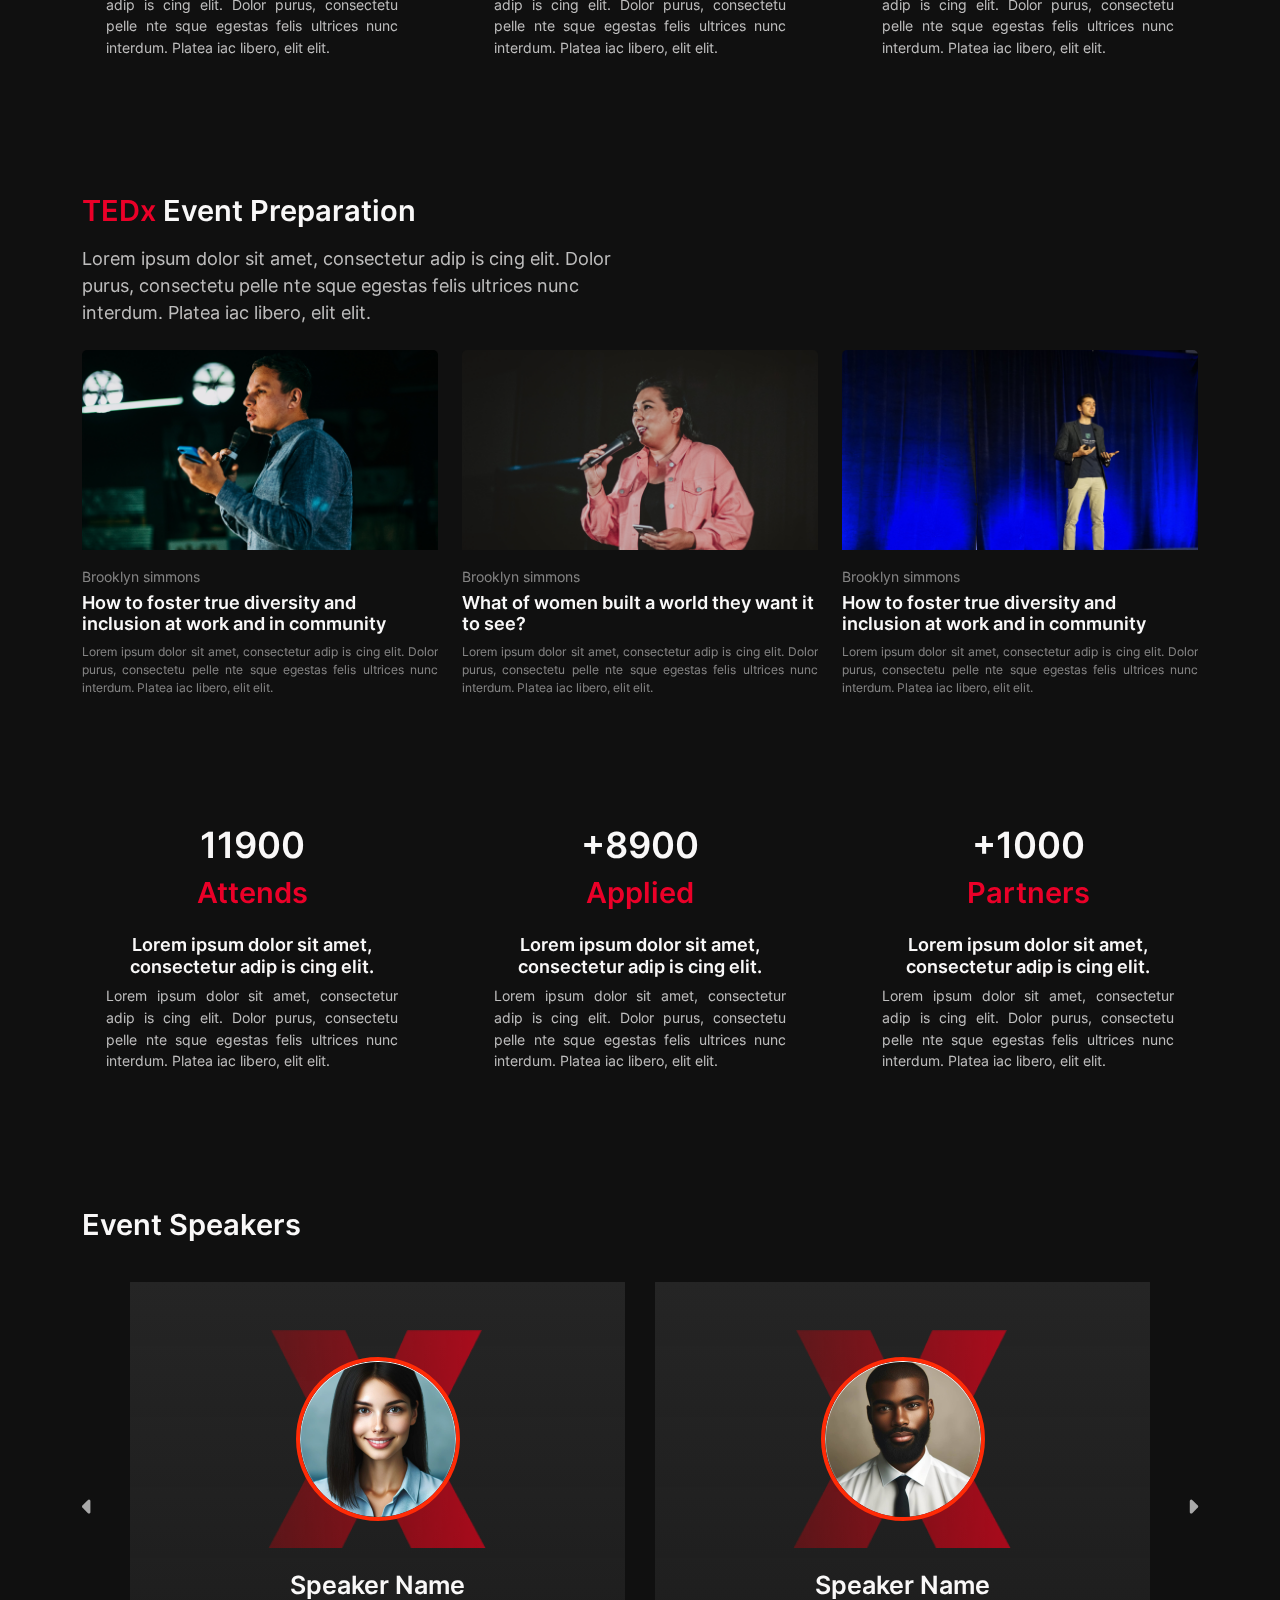
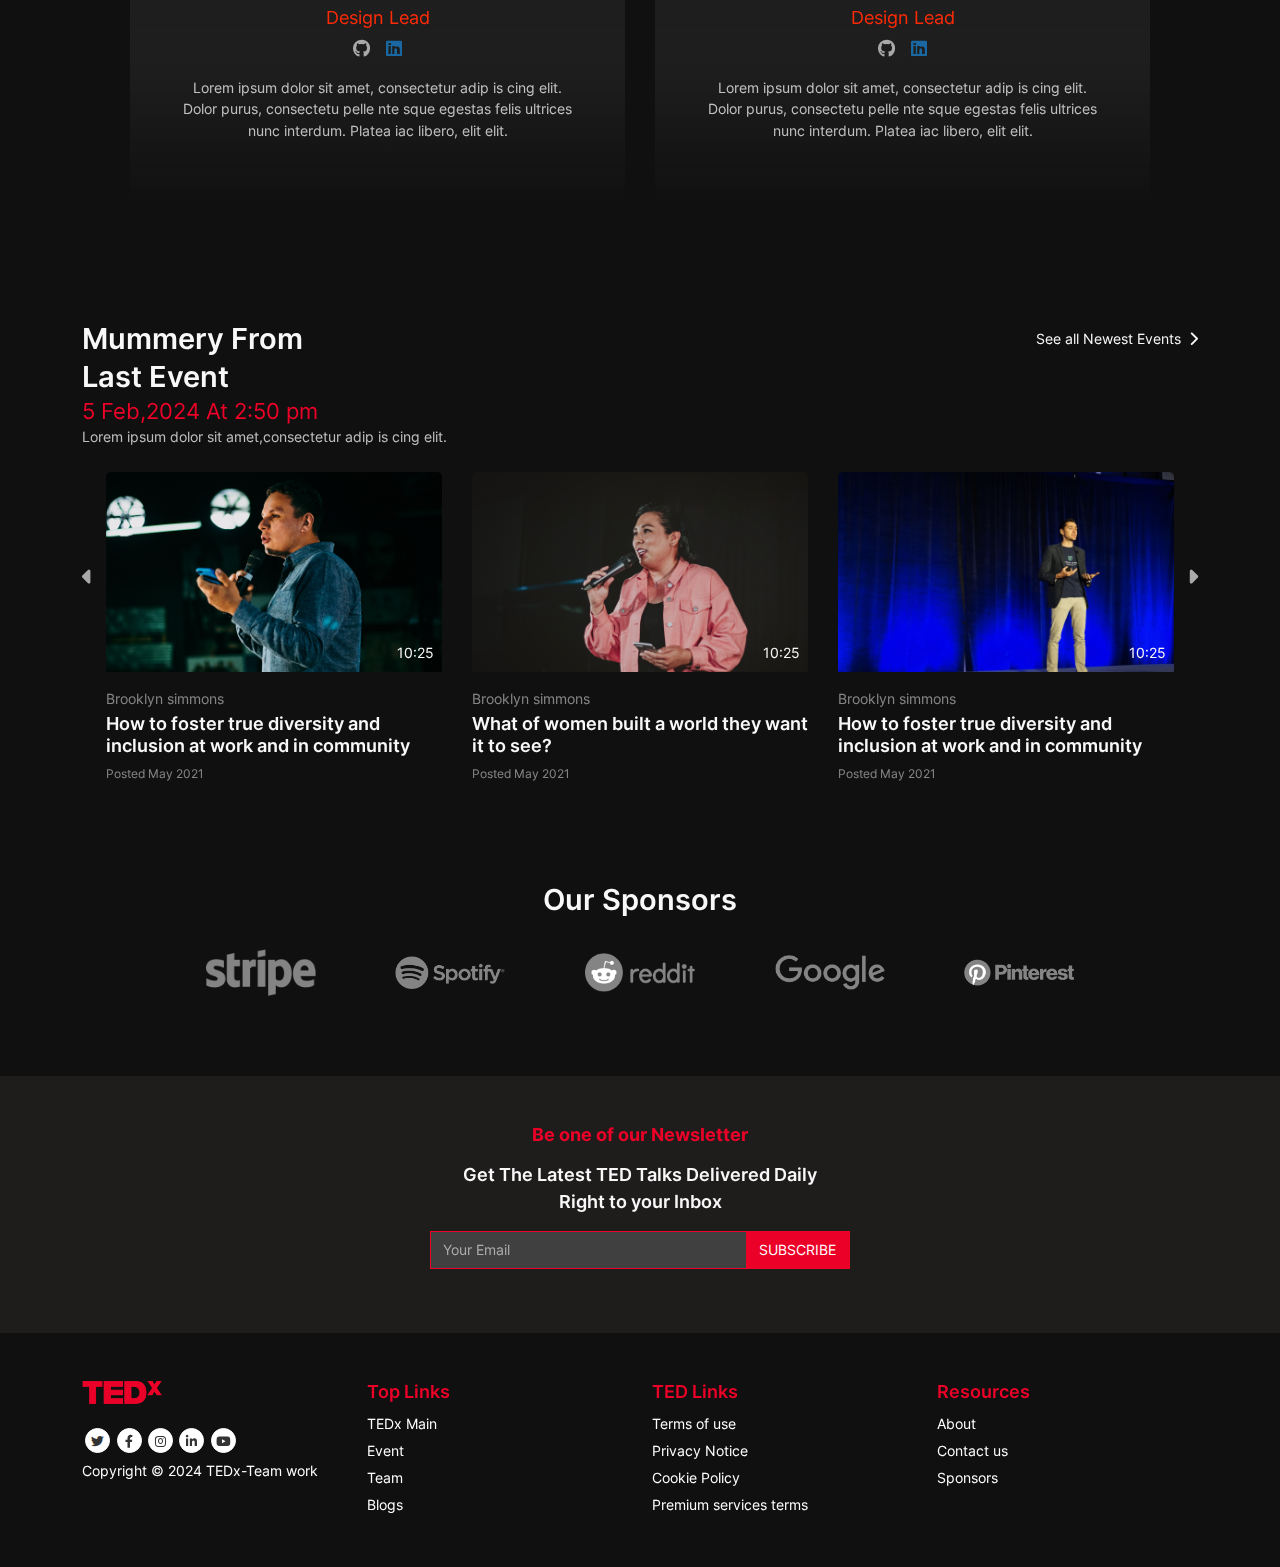
<file: Tedx/wwwroot/events-details.html>
<!DOCTYPE html>
<html lang="en" dir="ltr">
  <head>
    <!-- Required meta tags -->
    <meta charset="utf-8" />
    <meta http-equiv="Content-type" content="text/html; charset=utf-8" />
    <meta http-equiv="X-UA-Compatible" content="IE=9" />
    <meta http-equiv="Expires" content="0" />
    <meta
      name="viewport"
      content="width=device-width, initial-scale=1, maximum-scale=2"
    />

    <meta name="keywords" content="Services, Home , Location, strategic," />
    <meta name="author" content="TEDx Team" />
    <meta name="title" content="TEDx Mobile Application Home" />
    <meta
      name="description"
      content="Join some of your favorite TED speakers and a global community of learners who want to stay curious, imagine and thrive."
    />

    <meta name="copyright" content="Copyright TEDx - 2024" />
    <meta name="email" content="Info@TEDx" />
    <meta name="robots" content="INDEX,FOLLOW" />

    <!--  Essential META Tags -->
    <meta property="og:type" content="website" />
    <meta property="og:url" content=" " />
    <meta property="og:title" content="TED Courses" />
    <meta
      property="og:description"
      content="Join some of your favorite TED speakers and a global community of learners who want to stay curious, imagine and thrive."
    />
    <meta
      property="og:image"
      content="https://assets-global.website-files.com/62cb80a739ca03e7dfee8efe/62cc6505c391d30f31926928_TED-courses.png"
    />
    <meta property="og:site_name" content="TEDx Application" />

    <!--  social media tags -->
    <meta name="twitter:card" content="summary_large_image" />
    <meta name="twitter:url" content=" " />
    <meta name="twitter:creator" content="@twitter" />
    <meta name="twitter:title" content="TED Courses" />
    <meta
      name="twitter:description"
      content="Join some of your favorite TED speakers and a global community of learners who want to stay curious, imagine and thrive."
    />
    <meta
      name="twitter:image"
      content=".https://assets-global.website-files.com/62cb80a739ca03e7dfee8efe/62cc6505c391d30f31926928_TED-courses.png"
    />
    <meta name="twitter:image:alt" content="TEDx Courses" />
    <link rel="alternate" href="./assets/imgs/logo.png" media="all" />

    <!--  Non-Essential, But Required for Analytics -->
    <meta property="fb:app_id" content="100085894330941" />
    <meta name="twitter:site" content="@twitter" />
    <meta property="og:locale" content="en_EG" />
    <meta property="og:locale:alternate" content="ar_EG" />

    <meta name="msapplication-TileImage" content="./assets/imgs/logo.png" />
    <meta name="msapplication-TileColor" content="#95c123" />

    <!--  site map -->
    <meta name="google-site-verification" content="" />

    <title>TEDx</title>
    <link rel="stylesheet" href="css/all.min.css" />
    <link rel="stylesheet" href="css/bootstrap.min.css" />
    <!-- <link rel="stylesheet" href="css/bootstrap.rtl.min.css" /> -->
    <link rel="stylesheet" href="css/tempusdominus-bootstrap.css" />
    <!-- carousel slider  -->
    <link rel="stylesheet" href="css/owl.carousel.min.css" />
    <!-- animation -->
    <link rel="stylesheet" href="css/animate.css" />
    <!-- custom style  -->
    <link rel="stylesheet" href="css/style.css" />
    <!-- rtl style  -->
    <!-- <link rel="stylesheet" href="css/style-ar.css" /> -->

    <!-- Favicons -->
    <link href="assets/imgs/favicon.ico" rel="shortcut icon" />
    <link href="assets/imgs/favicon.webp" rel="apple-touch-icon" />
  </head>
  <body>
    <!-- Start Navbar -->
    <nav
      class="navbar sticky-top fixed-top navbar-dark bg-dark navbar-expand-lg shadow-sm py-2 px-3"
      id="header"
    >
      <div class="container-fluid">
        <a class="navbar-brand py-2" href="index.html"
          ><img src="./assets/imgs/logo.webp" width="110" alt="logo TEDx"
        /></a>
        <button
          class="navbar-toggler border-0"
          type="button"
          data-bs-toggle="collapse"
          data-bs-target="#navbarText"
          aria-controls="navbarText"
          aria-expanded="false"
          aria-label="Toggle navigation"
        >
          <span class="navbar-toggler-icon"></span>
        </button>

        <div class="collapse navbar-collapse" id="navbarText">
          <ul class="navbar-nav mx-auto mb-2 mx-3 mb-lg-0">
            <li class="nav-item px-2">
              <a class="nav-link" href="index.html"
                >Main</a
              >
            </li>
            <li class="nav-item px-2">
              <a class="nav-link active" aria-current="page" href="events.html">Events</a>
            </li>
            <li class="nav-item px-2">
              <a class="nav-link" href="team.html">Team</a>
            </li>
            <li class="nav-item px-2">
              <a class="nav-link" href="blogs.html">Blog</a>
            </li>
            <li class="nav-item px-2">
              <a class="nav-link" href="about-us.html">About us</a>
            </li>
          </ul>
          <span class="navbar-text float-end">
            <a href="search.html" type="button" class="btn btn-link open_search mx-2 text-light text-decoration-none">
              <i class="fa-solid fa-magnifying-glass"></i> Search
            </a>
            <button
              type="button"
              class="btn btn-primary text-light rounded-0">
              Join US
            </button>
            <button
              type="button"
              class="btn btn-primary text-light rounded-0">
              Ar
            </button>
          </span>
        </div>
      </div>
    </nav>
    <!-- End Navbar -->

    <!-- Start Main content -->
    <main class="content">
      <!-- Start top banner  -->
      <section class="content_bg py-5 mb-5 text-center">
        <div class="container">
          <h2 class="text-primary fs-3 my-4">5 Feb,2024 At 2:50 pm</h2>
          <div
            class="countdown text-center d-flex align-items-center justify-content-center mt-2"
          >
            <div class="days-block me-3">
              <div class="days"></div>
              <div class="days-label fs-6 mt-2 text-capitalize">days</div>
            </div>
  
            <div class="hours-block me-3">
              <div class="hours"></div>
              <div class="hours-label fs-6 mt-2 text-capitalize">hours</div>
            </div>
  
            <div class="minutes-block me-3">
              <div class="minutes"></div>
              <div class="minutes-label fs-6 mt-2 text-capitalize">minutes</div>
            </div>
  
            <div class="seconds-block me-3">
              <div class="seconds"></div>
              <div class="seconds-label fs-6 mt-2 text-capitalize">seconds</div>
            </div>
          </div>
          <h2 class="text-light fs-2 fw-bold mt-4 mb-2">Don't Miss The<span class="d-block">Upcomming Event</span></h2>
          <p class="fs-5 opacity-75 text-light lh-sm">
            Lorem ipsum dolor sit amet, consectetur adip is cing elit.
          </p>
          <div class="d-flex justify-content-center">
            <button
              type="button"
              class="btn btn-primary text-light rounded-0 text-uppercase mt-4 px-4 mx-1"
              onclick="location.href = '';"
            >
              Attend
            </button>
            <button
              type="button"
              class="btn btn-secondary text-light rounded-0 text-uppercase mt-4 px-4 mx-1"
              onclick="location.href = '';"
            >
              Get a Ticket
            </button>
          </div>
        </div>
      </section>
      <!-- End top banner  -->

      <!-- Start section -->
      <section class="content_eventDetails py-5 position-relative">
        <div class="container">
          <div class="row align-items-center g-4">
            <div class="col-md-6 text-center">
              <img src="assets/imgs/circle.png" alt="">
            </div>
            <div class="col-md-6">
              <h2 class="fw-bold fs-3 text-light"><span class="text-primary">TEDx</span> Event</h2>
              <h3 class="fw-bold fs-2 text-light">Event Subject, Ideas And Circle, <br>Event Agenda And 
                <span class="text-primary">Benefits</span><br>Find All Your Needs In <span class="text-primary">TEDx</span> Events
              </h3>
              <p class="fs-5 text-light opacity-75">
                Lorem ipsum dolor sit amet, consectetur adip is cing elit. Dolor
                purus, consectetu pelle nte sque egestas felis ultrices nunc
                interdum. Platea iac libero, elit elit.
              </p>
            </div>
          </div>
        </div>
      </section>
      <!-- End section -->
      
      <!-- Start section -->
      <section class="text-center py-5 content_features">
        <div class="container">
          <h3 class="fs-2 fw-bold text-light mb-3">Lorem ipsum dolor sit <br>Amet consectetur</h3>
          <p class="fs-5 text-light opacity-75 w-50 mb-5 mx-auto">
            Lorem ipsum dolor sit amet, consectetur adip is cing elit.
          </p>
          <div class="row gx-5 gy-4">
            <div class="col-md-4">
               <div class="p-lg-4">
                 <span>
                  <img src="assets/imgs/Vector.png" alt="">
                 </span>
                 <h5 class="fs-5 fw-bold text-light mb-2">Lorem ipsum dolor sit amet, consectetur adip is cing elit.</h5>
                 <p class="fs-6 text-light opacity-75">
                  Lorem ipsum dolor sit amet, consectetur adip is cing elit. Dolor
                  purus, consectetu pelle nte sque egestas felis ultrices nunc
                  interdum. Platea iac libero, elit elit.
                 </p>
               </div>
            </div>
            <div class="col-md-4">
             <div class="p-lg-4">
               <span>
                <img src="assets/imgs/Vector1.png" alt="">
               </span>
               <h5 class="fs-5 fw-bold text-light mb-2">Lorem ipsum dolor sit amet, consectetur adip is cing elit.</h5>
               <p class="fs-6 text-light opacity-75">
                Lorem ipsum dolor sit amet, consectetur adip is cing elit. Dolor
                purus, consectetu pelle nte sque egestas felis ultrices nunc
                interdum. Platea iac libero, elit elit.
               </p>
             </div>
            </div>
            <div class="col-md-4">
               <div class="p-lg-4">
                 <span>
                  <img src="assets/imgs/Vector2.png" alt="">
                 </span>
                 <h5 class="fs-5 fw-bold text-light mb-2">Lorem ipsum dolor sit amet, consectetur adip is cing elit.</h5>
                 <p class="fs-6 text-light opacity-75">
                 Lorem ipsum dolor sit amet, consectetur adip is cing elit. Dolor
                 purus, consectetu pelle nte sque egestas felis ultrices nunc
                 interdum. Platea iac libero, elit elit.
                 </p>
               </div>
            </div>
         </div>
        </div>
      </section>
      <!-- End section -->

      <!-- Start event preparation section -->
      <section class="content_eventPreparation content_newestTalks py-5">
        <div class="container">
          <h3 class="fs-2 fw-bold text-light mb-3"><span class="text-primary">TEDx</span> Event Preparation</h3>
          <p class="fs-5 text-light opacity-75 w-50 mb-4">
            Lorem ipsum dolor sit amet, consectetur adip is cing elit. Dolor
            purus, consectetu pelle nte sque egestas felis ultrices nunc
            interdum. Platea iac libero, elit elit.
          </p>
          <div class="row">
            <div class="col-lg-4 col-sm-6">
              <div class="card mb-3 border-0 rounded-0">
                <a href="#"><img src="assets/imgs/6.png" class="card-img-top" alt="card img"></a>
                <div class="card-body px-0">
                  <p class="card-text text-light opacity-50 fs-6 mb-1">Brooklyn simmons</p>
                  <h5 class="card-title text-light fw-bold"><a href="#" class="text-decoration-none text-light">How to foster true diversity and inclusion at work and in community</a></h5>
                  <p class="card-text text-light opacity-50"><small>Lorem ipsum dolor sit amet, consectetur adip is cing elit. Dolor
                    purus, consectetu pelle nte sque egestas felis ultrices nunc
                    interdum. Platea iac libero, elit elit.</small></p>
                </div>
              </div>
            </div>
            <div class="col-lg-4 col-sm-6">
              <div class="card mb-3 border-0 rounded-0">
                <a href="#"><img src="assets/imgs/1.png" class="card-img-top" alt="card img"></a>
                <div class="card-body px-0">
                  <p class="card-text text-light opacity-50 fs-6 mb-1">Brooklyn simmons</p>
                  <h5 class="card-title text-light fw-bold"><a href="#" class="text-decoration-none text-light">What of women built a world they want it to see?</a></h5>
                  <p class="card-text text-light opacity-50"><small>Lorem ipsum dolor sit amet, consectetur adip is cing elit. Dolor
                    purus, consectetu pelle nte sque egestas felis ultrices nunc
                    interdum. Platea iac libero, elit elit.</small></p>
                </div>
              </div>
            </div>
            <div class="col-lg-4 col-sm-6">
              <div class="card mb-3 border-0 rounded-0">
                <a href="#"><img src="assets/imgs/2.png" class="card-img-top" alt="card img"></a>
                <div class="card-body px-0">
                  <p class="card-text text-light opacity-50 fs-6 mb-1">Brooklyn simmons</p>
                  <h5 class="card-title text-light fw-bold"><a href="#" class="text-decoration-none text-light">How to foster true diversity and inclusion at work and in community</a></h5>
                  <p class="card-text text-light opacity-50"><small>Lorem ipsum dolor sit amet, consectetur adip is cing elit. Dolor
                    purus, consectetu pelle nte sque egestas felis ultrices nunc
                    interdum. Platea iac libero, elit elit.</small></p>
                </div>
              </div>
            </div>
          </div>

          <div class="row mt-5 text-center gx-5 gy-4 events-numbers">
             <div class="col-md-4">
                <div class="p-lg-4">
                  <h2 class="fs-1 text-light fw-bold">11900</h2>
                  <h5 class="fs-2 text-primary fw-bold mb-4">Attends</h5>
                  <h5 class="fs-5 fw-bold text-light mb-2">Lorem ipsum dolor sit amet, consectetur adip is cing elit.</h5>
                  <p class="fs-6 text-light opacity-75">
                   Lorem ipsum dolor sit amet, consectetur adip is cing elit. Dolor
                   purus, consectetu pelle nte sque egestas felis ultrices nunc
                   interdum. Platea iac libero, elit elit.
                  </p>
                </div>
             </div>
             <div class="col-md-4">
              <div class="p-lg-4">
                <h2 class="fs-1 text-light fw-bold">+8900</h2>
                <h5 class="fs-2 text-primary fw-bold mb-4">Applied</h5>
                <h5 class="fs-5 fw-bold text-light mb-2">Lorem ipsum dolor sit amet, consectetur adip is cing elit.</h5>
                <p class="fs-6 text-light opacity-75">
                 Lorem ipsum dolor sit amet, consectetur adip is cing elit. Dolor
                 purus, consectetu pelle nte sque egestas felis ultrices nunc
                 interdum. Platea iac libero, elit elit.
                </p>
              </div>
             </div>
             <div class="col-md-4">
                <div class="p-lg-4">
                  <h2 class="fs-1 text-light fw-bold">+1000</h2>
                  <h5 class="fs-2 text-primary fw-bold mb-4">Partners</h5>
                  <h5 class="fs-5 fw-bold text-light mb-2">Lorem ipsum dolor sit amet, consectetur adip is cing elit.</h5>
                  <p class="fs-6 text-light opacity-75">
                  Lorem ipsum dolor sit amet, consectetur adip is cing elit. Dolor
                  purus, consectetu pelle nte sque egestas felis ultrices nunc
                  interdum. Platea iac libero, elit elit.
                  </p>
                </div>
             </div>
          </div>
        </div>
      </section>
      <!-- Start event preparation section -->

      <!-- Start event speakers section -->
      <section class="content_speaker py-5">
        <div class="container">
          <h3 class="fw-bold fs-2 text-light mb-4">Event Speakers</h3>
          <div class="owl-carousel speakers-slider text-center px-sm-5 px-3 pt-3">
            <div class="item p-5">
              <span class="speaker-img">
                <img src="assets/imgs/Ellipse2.png" alt="speaker">
              </span>
              <h5 class="text-light fs-3 fw-bold mb-1">Speaker Name</h5>
              <p class="mb-2 fs-5">Design Lead</p>
              <div class="d-flex justify-content-center two-icons mb-3">
                <a href="#" class="mx-2"><i class="fa-brands fa-github fs-5"></i></a>
                <a href="#" class="mx-2"><i class="fa-brands fa-linkedin fs-5"></i></a>
              </div>
               <p class="fs-6 text-light opacity-75 speaker-info">
                Lorem ipsum dolor sit amet, consectetur adip is cing elit. Dolor
                purus, consectetu pelle nte sque egestas felis ultrices nunc
                interdum. Platea iac libero, elit elit.
              </p>
            </div>
            <div class="item p-5">
              <span class="speaker-img">
                <img src="assets/imgs/Ellipse4.png" alt="speaker">
              </span>
              <h5 class="text-light fs-3 fw-bold mb-1">Speaker Name</h5>
              <p class="mb-2 fs-5">Design Lead</p>
              <div class="d-flex justify-content-center two-icons mb-3">
                <a href="#" class="mx-2"><i class="fa-brands fa-github fs-5"></i></a>
                <a href="#" class="mx-2"><i class="fa-brands fa-linkedin fs-5"></i></a>
              </div>
               <p class="fs-6 text-light opacity-75 speaker-info">
                Lorem ipsum dolor sit amet, consectetur adip is cing elit. Dolor
                purus, consectetu pelle nte sque egestas felis ultrices nunc
                interdum. Platea iac libero, elit elit.
              </p>
            </div>
            <div class="item p-5">
              <span class="speaker-img">
                <img src="assets/imgs/Ellipse3.png" alt="speaker">
              </span>
              <h5 class="text-light fs-3 fw-bold mb-1">Speaker Name</h5>
              <p class="mb-2 fs-5">Design Lead</p>
              <div class="d-flex justify-content-center two-icons mb-3">
                <a href="#" class="mx-2"><i class="fa-brands fa-github fs-5"></i></a>
                <a href="#" class="mx-2"><i class="fa-brands fa-linkedin fs-5"></i></a>
              </div>
               <p class="fs-6 text-light opacity-75 speaker-info">
                Lorem ipsum dolor sit amet, consectetur adip is cing elit. Dolor
                purus, consectetu pelle nte sque egestas felis ultrices nunc
                interdum. Platea iac libero, elit elit.
              </p>
            </div>
          </div>
        </div>
      </section>
      <!-- End event speakers section -->

      <!-- Start Newest Events section  -->
      <section class="pt-5 content_newestEvents content_newestTalks">
        <div class="container">
          <div class="d-flex justify-content-between align-items-center mb-1">
            <h3 class="fw-bold fs-2 text-light mb-0">Mummery From</h3>
            <a href="#" class="text-light text-decoration-none none fs-6 see-all">See all Newest Events<i class="fa-solid fa-chevron-right ms-2 fs-6"></i></a>
          </div>
          <h3 class="fw-bold fs-2 text-light mb-0">Last Event</h3>
          <p class="text-primary fs-4 mb-0">5 Feb,2024 At 2:50 pm</p>
          <p class="text-light opacity-75">Lorem ipsum dolor sit amet,consectetur adip is cing elit.</p>
          <div class="owl-carousel newest-events px-4 mt-4">
            <div class="item">
              <div class="card mb-3 border-0 rounded-0">
                <div class="position-relative">
                  <a href="#"><img src="assets/imgs/6.png" class="card-img-top" alt="card img"></a>
                  <span class="duration text-light">10:25</span>
                </div>
                <div class="card-body px-0">
                  <p class="card-text text-light opacity-50 fs-6 mb-1">Brooklyn simmons</p>
                  <h5 class="card-title text-light fw-bold"><a href="#" class="text-decoration-none text-light">How to foster true diversity and inclusion at work and in community</a></h5>
                  <p class="card-text text-light opacity-50"><small>Posted May 2021</small></p>
                </div>
              </div>
            </div>
            <div class="item">
              <div class="card mb-3 border-0 rounded-0">
                <div class="position-relative">
                  <a href="#"><img src="assets/imgs/1.png" class="card-img-top" alt="card img"></a>
                  <span class="duration text-light">10:25</span>
                </div>
                <div class="card-body px-0">
                  <p class="card-text text-light opacity-50 fs-6 mb-1">Brooklyn simmons</p>
                  <h5 class="card-title text-light fw-bold"><a href="#" class="text-decoration-none text-light">What of women built a world they want it to see?</a></h5>
                  <p class="card-text text-light opacity-50"><small>Posted May 2021</small></p>
                </div>
              </div>
            </div>
            <div class="item">
              <div class="card mb-3 border-0 rounded-0">
                <div class="position-relative">
                  <a href="#"><img src="assets/imgs/2.png" class="card-img-top" alt="card img"></a>
                  <span class="duration text-light">10:25</span>
                </div>
                <div class="card-body px-0">
                  <p class="card-text text-light opacity-50 fs-6 mb-1">Brooklyn simmons</p>
                  <h5 class="card-title text-light fw-bold"><a href="#" class="text-decoration-none text-light">How to foster true diversity and inclusion at work and in community</a></h5>
                  <p class="card-text text-light opacity-50"><small>Posted May 2021</small></p>
                </div>
              </div>
            </div>
            <div class="item">
              <div class="card mb-3 border-0 rounded-0">
                <div class="position-relative">
                  <a href="#"><img src="assets/imgs/3.png" class="card-img-top" alt="card img"></a>
                  <span class="duration text-light">10:25</span>
                </div>
                <div class="card-body px-0">
                  <p class="card-text text-light opacity-50 fs-6 mb-1">Brooklyn simmons</p>
                  <h5 class="card-title text-light fw-bold"><a href="#" class="text-decoration-none text-light">How to foster true diversity and inclusion at work and in community</a></h5>
                  <p class="card-text text-light opacity-50"><small>Posted May 2021</small></p>
                </div>
              </div>
            </div>
            <div class="item">
              <div class="card mb-3 border-0 rounded-0">
                <div class="position-relative">
                  <a href="#"><img src="assets/imgs/4.png" class="card-img-top" alt="card img"></a>
                  <span class="duration text-light">10:25</span>
                </div>
                <div class="card-body px-0">
                  <p class="card-text text-light opacity-50 fs-6 mb-1">Brooklyn simmons</p>
                  <h5 class="card-title text-light fw-bold"><a href="#" class="text-decoration-none text-light">How to foster true diversity and inclusion at work and in community</a></h5>
                  <p class="card-text text-light opacity-50"><small>Posted May 2021</small></p>
                </div>
              </div>
            </div>
            <div class="item">
              <div class="card mb-3 border-0 rounded-0">
                <div class="position-relative">
                  <a href="#"><img src="assets/imgs/5.png" class="card-img-top" alt="card img"></a>
                  <span class="duration text-light">10:25</span>
                </div>
                <div class="card-body px-0">
                  <p class="card-text text-light opacity-50 fs-6 mb-1">Brooklyn simmons</p>
                  <h5 class="card-title text-light fw-bold"><a href="#" class="text-decoration-none text-light">How to foster true diversity and inclusion at work and in community</a></h5>
                  <p class="card-text text-light opacity-50"><small>Posted May 2021</small></p>
                </div>
              </div>
            </div>
          </div>
        </div>
      </section>
      <!-- End Newest Events section  -->

      <!-- Start sponsors section -->
      <section class="content_sponsors text-center py-5">
        <div class="container">
          <h3 class="fw-bold fs-2 text-light mb-0">Our Sponsors</h3> 
          <div class="items d-flex justify-content-around align-items-center flex-wrap my-3">
            <div class="sponsore">
              <img src="assets/imgs/stripe.png" alt="stripe">
            </div>
            <div class="sponsore">
              <img src="assets/imgs/spotify.png" alt="spotify">
            </div>
            <div class="sponsore">
              <img src="assets/imgs/Artwork.png" alt="Artwork">
            </div>
            <div class="sponsore">
              <img src="assets/imgs/google.png" alt="google">
            </div>
            <div class="sponsore">
              <img src="assets/imgs/pinterest.png" alt="pinterest">
            </div>
          </div>  
        </div>
      </section>
      <!-- End sponsors section -->

      <!-- Start newsletter section -->
      <section class="content_newsLetter text-center py-5">
        <div class="container">
            <h3 class="text-primary fs-5">Be one of our Newsletter</h3>
            <p class="fw-bold text-light fs-5">Get The Latest TED Talks Delivered Daily <br>Right to your Inbox</p>
            <div class="input-group mb-3">
              <input type="text" class="form-control rounded-0" placeholder="Your Email">
              <button class="btn btn-primary rounded-0" type="button">SUBSCRIBE</button>
            </div>
        </div>
      </section>
      <!-- End newsletter section -->
    </main>

    <!-- Start footer -->
    <section class="footer py-5">
      <div class="container">
        <div class="row align-items-start g-4">
          <div class="col-lg-3 col-md-12">
            <div class="info">
              <img src="./assets/imgs/logo.webp" alt="" />
              <ul class="mt-4 mb-2 list-group list-group-horizontal social-links align-items-center">
                <li class="list-group-item">
                  <a href="#" title="twitter"><i class="fa-brands fa-twitter"></i></a>
                </li>
                <li class="list-group-item">
                  <a href="#" title="facebook"><i class="fa-brands fa-facebook-f"></i></a>
                </li>
                <li class="list-group-item">
                  <a href="#" title="facebook"><i class="fa-brands fa-instagram"></i></a>
                </li>
                <li class="list-group-item">
                  <a href="#" title="instagram"><i class="fa-brands fa-linkedin-in"></i></a>
                </li>
                <li class="list-group-item">
                  <a href="#" title="snapchat"><i class="fa-brands fa-youtube"></i></a>
                </li>
              </ul>
              <p>Copyright &copy; 2024 TEDx-Team work</p>
            </div>
          </div>
          <div class="col-lg-3 col-md-4">
            <h5 class="text-primary fw-bold">Top Links</h5>
            <ul class="links list-unstyled lh-lg mb-0">
              <li><a href="index.html">TEDx Main</a></li>
              <li><a href="events.html">Event</a></li>
              <li><a href="team.html">Team</a></li>
              <li><a href="blogs.html">Blogs</a></li>
            </ul>
          </div>
          <div class="col-lg-3 col-md-4">
            <h5 class="text-primary fw-bold">TED Links</h5>
            <ul class="links list-unstyled lh-lg mb-0">
              <li><a href="terms&conditions.html">Terms of use</a></li>
              <li><a href="privacy-policy.html">Privacy Notice</a></li>
              <li><a href="#">Cookie Policy</a></li>
              <li><a href="#">Premium services terms</a></li>
            </ul>
          </div>
          <div class="col-lg-3 col-md-4">
            <h5 class="text-primary fw-bold">Resources</h5>
            <ul class="links list-unstyled lh-lg mb-0">
              <li><a href="about-us.html">About</a></li>
              <li><a href="#">Contact us</a></li>
              <li><a href="sponsors.html">Sponsors</a></li>
            </ul>
          </div>
        </div>
      </div>
    </section>
    <!-- End footer -->

    <!-- scroll to top -->
    <div class="scroll-top shadow wow slideInDown">
      <i class="fas fa-chevron-up"></i>
    </div>

    <script src="js/jquery.js"></script>
    <script src="js/bootstrap.bundle.min.js"></script>

    <script src="js/moment.js"></script>
    <script src="js/tempusdominus-bootstrap.js"></script>
    <!-- carousel slider  -->
    <script src="js/owl.carousel.min.js"></script>

    <!-- custom js  -->
    <script src="js/scripts.js"></script>
    <!-- animation js -->
    <script src="js/wow.js"></script>
    <script>
      new WOW().init();
    </script>
  </body>
</html>
</file>
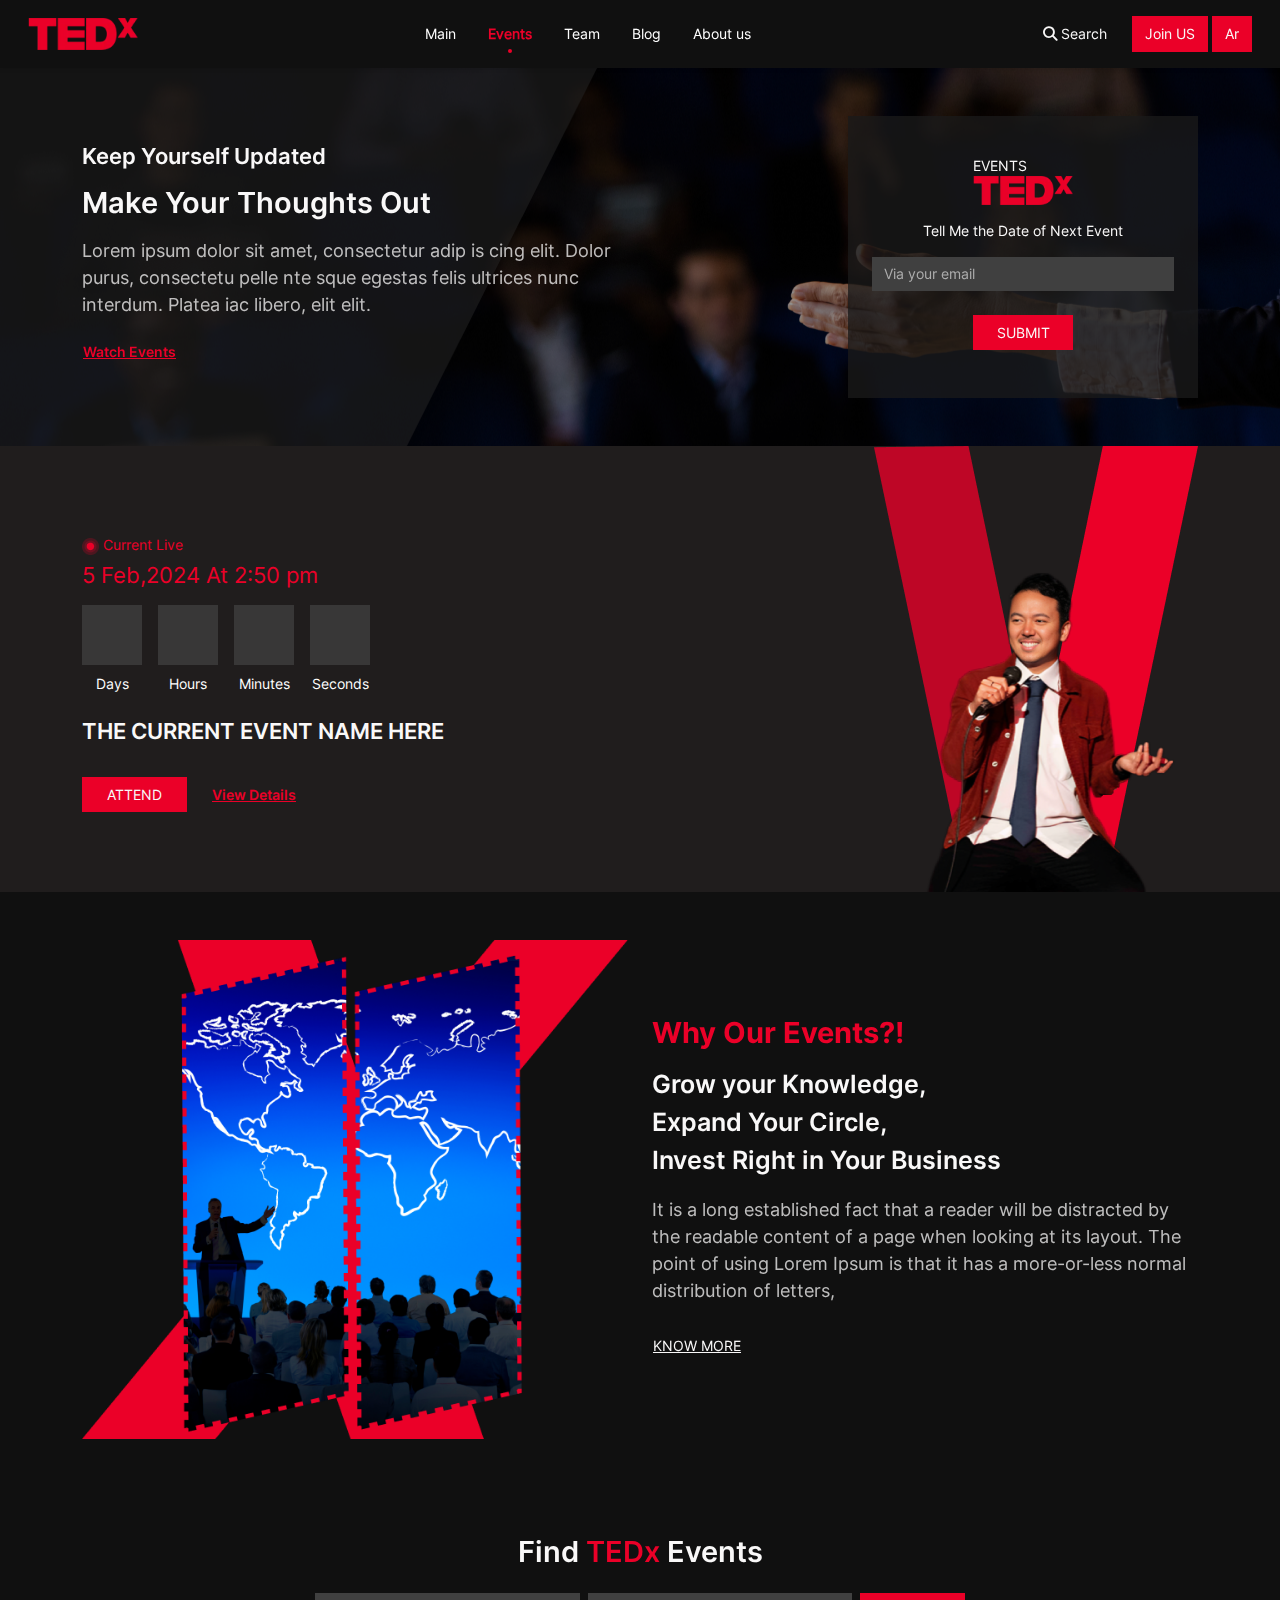
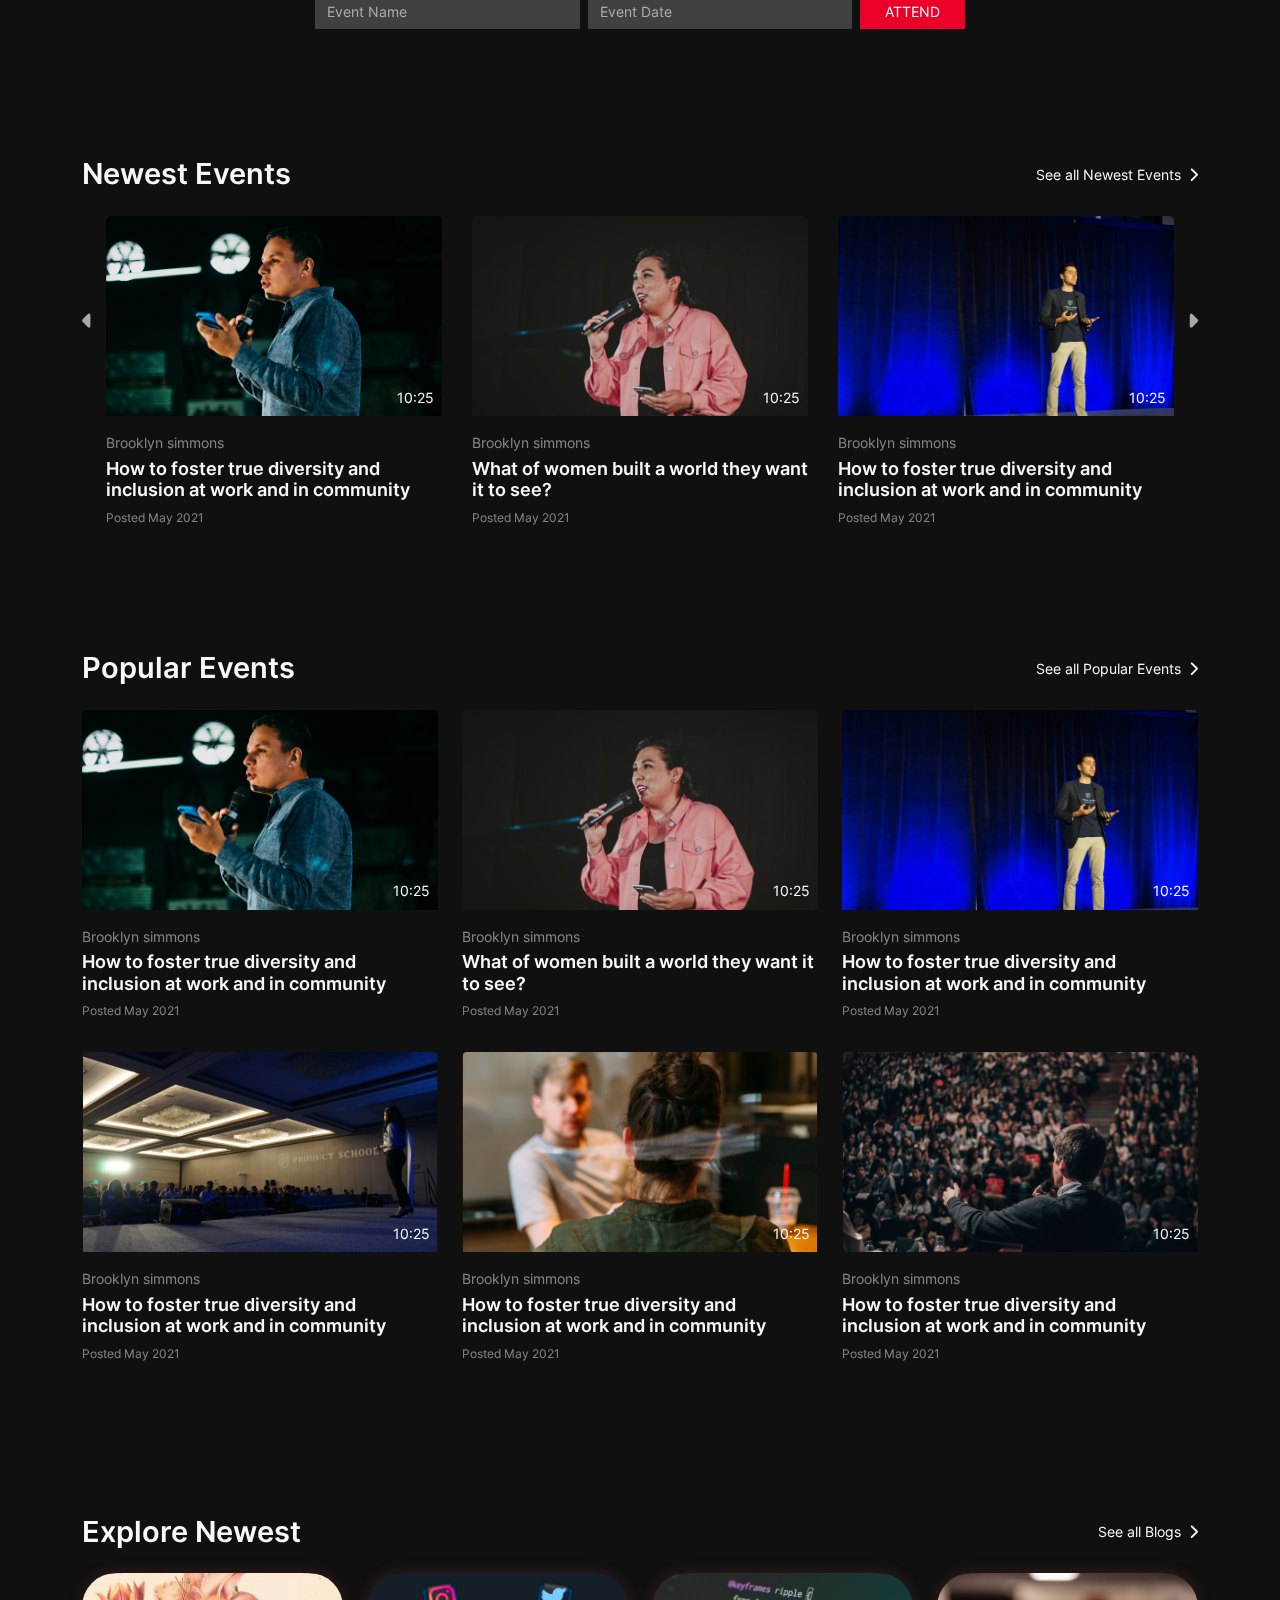
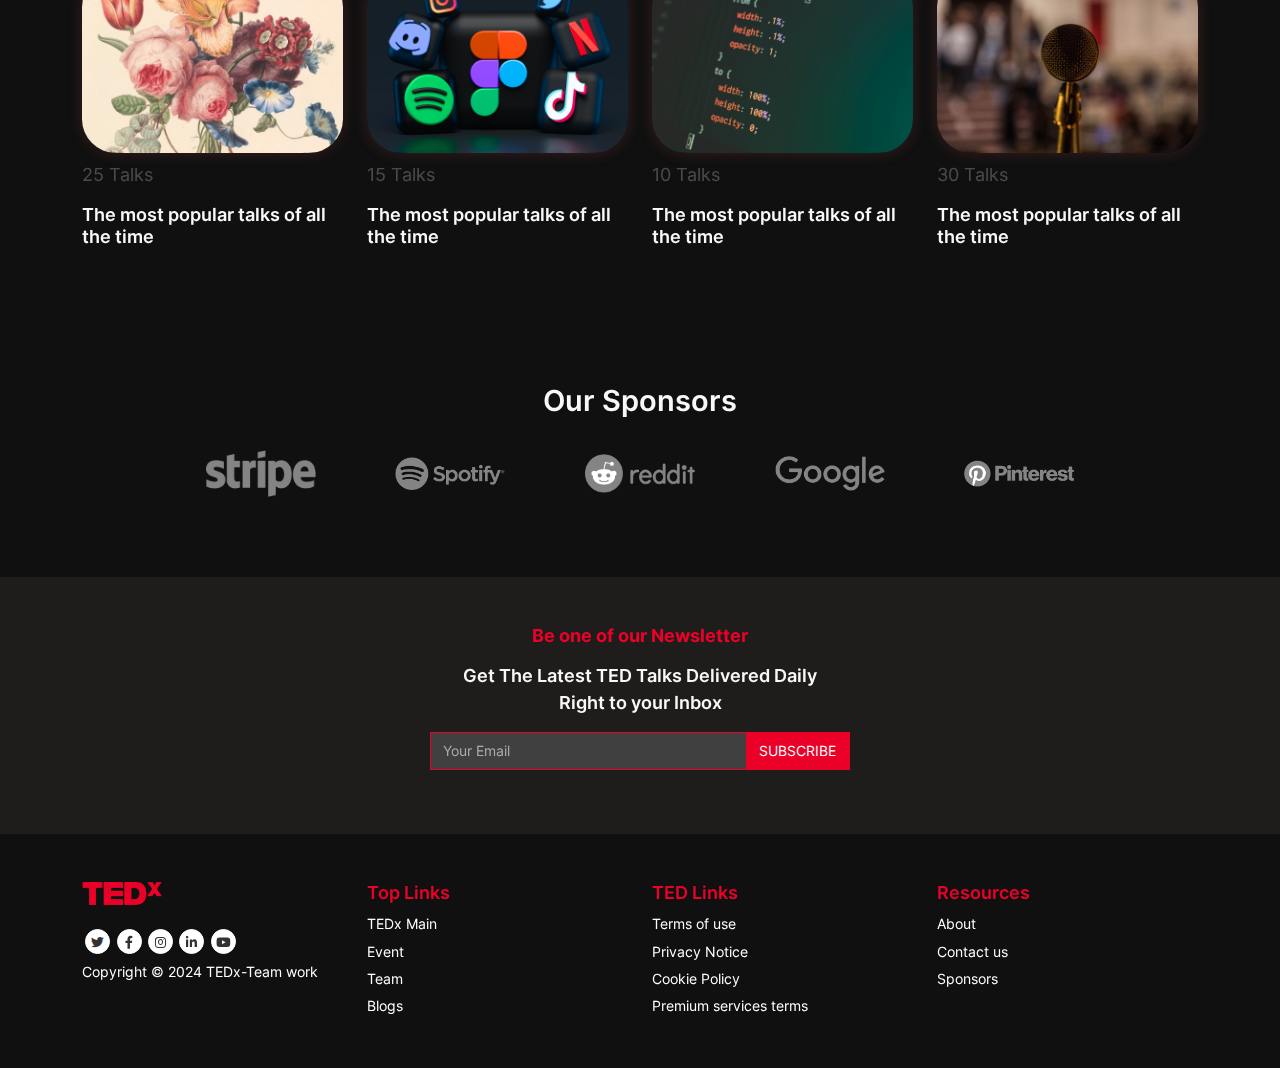
<file: Tedx/wwwroot/events.html>
<!DOCTYPE html>
<html lang="en" dir="ltr">
  <head>
    <!-- Required meta tags -->
    <meta charset="utf-8" />
    <meta http-equiv="Content-type" content="text/html; charset=utf-8" />
    <meta http-equiv="X-UA-Compatible" content="IE=9" />
    <meta http-equiv="Expires" content="0" />
    <meta
      name="viewport"
      content="width=device-width, initial-scale=1, maximum-scale=2"
    />

    <meta name="keywords" content="Services, Home , Location, strategic," />
    <meta name="author" content="TEDx Team" />
    <meta name="title" content="TEDx Mobile Application Home" />
    <meta
      name="description"
      content="Join some of your favorite TED speakers and a global community of learners who want to stay curious, imagine and thrive."
    />

    <meta name="copyright" content="Copyright TEDx - 2024" />
    <meta name="email" content="Info@TEDx" />
    <meta name="robots" content="INDEX,FOLLOW" />

    <!--  Essential META Tags -->
    <meta property="og:type" content="website" />
    <meta property="og:url" content=" " />
    <meta property="og:title" content="TED Courses" />
    <meta
      property="og:description"
      content="Join some of your favorite TED speakers and a global community of learners who want to stay curious, imagine and thrive."
    />
    <meta
      property="og:image"
      content="https://assets-global.website-files.com/62cb80a739ca03e7dfee8efe/62cc6505c391d30f31926928_TED-courses.png"
    />
    <meta property="og:site_name" content="TEDx Application" />

    <!--  social media tags -->
    <meta name="twitter:card" content="summary_large_image" />
    <meta name="twitter:url" content=" " />
    <meta name="twitter:creator" content="@twitter" />
    <meta name="twitter:title" content="TED Courses" />
    <meta
      name="twitter:description"
      content="Join some of your favorite TED speakers and a global community of learners who want to stay curious, imagine and thrive."
    />
    <meta
      name="twitter:image"
      content=".https://assets-global.website-files.com/62cb80a739ca03e7dfee8efe/62cc6505c391d30f31926928_TED-courses.png"
    />
    <meta name="twitter:image:alt" content="TEDx Courses" />
    <link rel="alternate" href="./assets/imgs/logo.png" media="all" />

    <!--  Non-Essential, But Required for Analytics -->
    <meta property="fb:app_id" content="100085894330941" />
    <meta name="twitter:site" content="@twitter" />
    <meta property="og:locale" content="en_EG" />
    <meta property="og:locale:alternate" content="ar_EG" />

    <meta name="msapplication-TileImage" content="./assets/imgs/logo.png" />
    <meta name="msapplication-TileColor" content="#95c123" />

    <!--  site map -->
    <meta name="google-site-verification" content="" />

    <title>TEDx</title>
    <link rel="stylesheet" href="css/all.min.css" />
    <link rel="stylesheet" href="css/bootstrap.min.css" />
    <!-- <link rel="stylesheet" href="css/bootstrap.rtl.min.css" /> -->
    <link rel="stylesheet" href="css/tempusdominus-bootstrap.css" />
    <!-- carousel slider  -->
    <link rel="stylesheet" href="css/owl.carousel.min.css" />
    <!-- animation -->
    <link rel="stylesheet" href="css/animate.css" />
    <!-- custom style  -->
    <link rel="stylesheet" href="css/style.css" />
    <!-- rtl style  -->
    <!-- <link rel="stylesheet" href="css/style-ar.css" /> -->

    <!-- Favicons -->
    <link href="assets/imgs/favicon.ico" rel="shortcut icon" />
    <link href="assets/imgs/favicon.webp" rel="apple-touch-icon" />
  </head>
  <body>
    <!-- Start Navbar -->
    <nav
      class="navbar sticky-top fixed-top navbar-dark bg-dark navbar-expand-lg shadow-sm py-2 px-3"
      id="header"
    >
      <div class="container-fluid">
        <a class="navbar-brand py-2" href="index.html"
          ><img src="./assets/imgs/logo.webp" width="110" alt="logo TEDx"
        /></a>
        <button
          class="navbar-toggler border-0"
          type="button"
          data-bs-toggle="collapse"
          data-bs-target="#navbarText"
          aria-controls="navbarText"
          aria-expanded="false"
          aria-label="Toggle navigation"
        >
          <span class="navbar-toggler-icon"></span>
        </button>

        <div class="collapse navbar-collapse" id="navbarText">
          <ul class="navbar-nav mx-auto mb-2 mx-3 mb-lg-0">
            <li class="nav-item px-2">
              <a class="nav-link" href="index.html"
                >Main</a
              >
            </li>
            <li class="nav-item px-2">
              <a class="nav-link active" aria-current="page" href="events.html">Events</a>
            </li>
            <li class="nav-item px-2">
              <a class="nav-link" href="team.html">Team</a>
            </li>
            <li class="nav-item px-2">
              <a class="nav-link" href="blogs.html">Blog</a>
            </li>
            <li class="nav-item px-2">
              <a class="nav-link" href="about-us.html">About us</a>
            </li>
          </ul>
          <span class="navbar-text float-end">
            <a href="search.html" type="button" class="btn btn-link open_search mx-2 text-light text-decoration-none">
              <i class="fa-solid fa-magnifying-glass"></i> Search
            </a>
            <button
              type="button"
              class="btn btn-primary text-light rounded-0">
              Join US
            </button>
            <button
              type="button"
              class="btn btn-primary text-light rounded-0">
              Ar
            </button>
          </span>
        </div>
      </div>
    </nav>
    <!-- End Navbar -->

    <!-- Start Main content -->
    <main class="content">
      <!-- Start top banner  -->
      <section class="content_eventBanner py-5">
        <div class="container">
          <div class="row align-items-center g-4">
            <div class="col-md-6">
              <h3 class="fw-bold fs-2 text-light">
                <span class="d-block mb-3 fs-4">Keep Yourself Updated</span>
                Make Your Thoughts Out
              </h3>
              <p class="fs-5 text-light opacity-75">
                Lorem ipsum dolor sit amet, consectetur adip is cing elit. Dolor
                purus, consectetu pelle nte sque egestas felis ultrices nunc
                interdum. Platea iac libero, elit elit.
              </p>
              <button
                  type="button"
                  class="btn btn-link text-primary fw-bold px-0"
                  onclick="location.href = '';"
                >
                Watch Events
              </button>
            </div>
            <div class="col-md-6 text-center">
              <div class="event-block p-4 ms-md-auto">
                <div class="d-inline-block my-3 text-start">
                  <span class="text-uppercase d-block text-light">EVENTS</span>
                  <img src="assets/imgs/logo.webp" width="100" alt="logo">
                </div>
                <p class="text-light">Tell Me the Date of Next Event</p>
                <form>
                  <input type="email" class="form-control  rounded-0 border-0" placeholder="Via your email">
                  <button type="submit" class="btn btn-primary text-light rounded-0 text-uppercase my-4 px-2" onclick="location.href = '';">
                    SUBMIT
                  </button>
                </form>
              </div>
            </div>
          </div>
        </div>
      </section>
      <!-- End top banner  -->

      <!-- Start current live section -->
      <section class="content_currentLive  position-relative">
        <div class="container">
          <div class="row align-items-center">
            <div class="col-md-7 py-5">
              <p class="text-primary my-2">
                <img src="./assets/imgs/live.png" alt="live" class="me-1" />Current
                Live
              </p>
              <h2 class="text-primary fs-4 mb-3">5 Feb,2024 At 2:50 pm</h2>
              <div
                class="countdown text-center d-flex align-items-center mt-2"
              >
                <div class="days-block me-3">
                  <div class="days"></div>
                  <div class="days-label fs-6 mt-2 text-capitalize">days</div>
                </div>
      
                <div class="hours-block me-3">
                  <div class="hours"></div>
                  <div class="hours-label fs-6 mt-2 text-capitalize">hours</div>
                </div>
      
                <div class="minutes-block me-3">
                  <div class="minutes"></div>
                  <div class="minutes-label fs-6 mt-2 text-capitalize">minutes</div>
                </div>
      
                <div class="seconds-block me-3">
                  <div class="seconds"></div>
                  <div class="seconds-label fs-6 mt-2 text-capitalize">seconds</div>
                </div>
              </div>
              <h2 class="text-uppercase text-light fs-4 fw-bold mt-4 mb-2">the current event name here</h2>
              <div class="d-flex">
                <button
                  type="button"
                  class="btn btn-primary text-light rounded-0 text-uppercase mt-4 px-4"
                  onclick="location.href = '';"
                >
                  Attend
                </button>
                <button
                  type="button"
                  class="btn btn-link text-primary fw-bold rounded-0 mt-4 px-4"
                  onclick="location.href = '';"
                >
                  View Details
                </button>
              </div>
            </div>
            <div class="col-md-5 text-end">
              <img class="man-img" src="assets/imgs/s.png" alt="">
            </div>
          </div>
        </div>
      </section>
      <!-- End current live section -->

      <!-- Start why our enent section -->
      <section class="content_whyevent py-5">
        <div class="container">
          <div class="row align-items-center g-4">
            <div class="col-md-6">
              <img src="assets/imgs/00.png" width="100%" alt="">
            </div>
            <div class="col-md-6">
              <h3 class="fs-2 text-primary">Why Our Events?!</h3>
              <p class="fw-bold text-light fs-3">Grow your Knowledge,<span class="d-block">Expand Your Circle,</span> Invest Right in Your Business</p>
              <p class="fs-5 text-light opacity-75">
                It is a long established fact that a reader will be distracted by the readable content of a page when looking at its layout. The point of using Lorem Ipsum is that it has a more-or-less normal distribution of letters,
              </p>
              <button
                  type="button"
                  class="btn btn-link text-light text-uppercase mt-2 px-0"
                  onclick="location.href = '';"
                >
                  Know more
              </button>
            </div>
          </div>
        </div>
      </section>
      <!-- End why our enent section -->

      <!-- Start find event section -->
      <section class="content_findEvent py-5">
        <div class="container">  
          <h3 class="fs-2 fw-bold text-light text-center mb-4">Find <span class="text-primary">TEDx</span> Events</h3>
          <form class="d-sm-flex align-items-center">
            <input type="text" class="form-control border-0 rounded-0 me-2 mb-2" placeholder="Event Name">
            <input type="text" class="form-control border-0 rounded-0 me-2 mb-2" placeholder="Event Date">
            <button
            type="button"
            class="btn btn-primary text-light rounded-0 text-uppercase px-4 mb-2"
            onclick="location.href = '';"
          >
            Attend
          </button>
          </form>
        </div>
      </section>
      <!-- End find event section -->

      <!-- Start Newest Events section  -->
      <section class="pt-5 content_newestEvents content_newestTalks">
        <div class="container">
          <div class="d-flex justify-content-between align-items-center my-4">
            <h3 class="fw-bold fs-2 text-light mb-0">Newest Events</h3>
            <a href="#" class="text-light text-decoration-none none fs-6 see-all">See all Newest Events<i class="fa-solid fa-chevron-right ms-2 fs-6"></i></a>
          </div>
          <div class="owl-carousel newest-events px-4">
            <div class="item">
              <div class="card mb-3 border-0 rounded-0">
                <div class="position-relative">
                  <a href="#"><img src="assets/imgs/6.png" class="card-img-top" alt="card img"></a>
                  <span class="duration text-light">10:25</span>
                </div>
                <div class="card-body px-0">
                  <p class="card-text text-light opacity-50 fs-6 mb-1">Brooklyn simmons</p>
                  <h5 class="card-title text-light fw-bold"><a href="events-details.html" class="text-decoration-none text-light">How to foster true diversity and inclusion at work and in community</a></h5>
                  <p class="card-text text-light opacity-50"><small>Posted May 2021</small></p>
                </div>
              </div>
            </div>
            <div class="item">
              <div class="card mb-3 border-0 rounded-0">
                <div class="position-relative">
                  <a href="#"><img src="assets/imgs/1.png" class="card-img-top" alt="card img"></a>
                  <span class="duration text-light">10:25</span>
                </div>
                <div class="card-body px-0">
                  <p class="card-text text-light opacity-50 fs-6 mb-1">Brooklyn simmons</p>
                  <h5 class="card-title text-light fw-bold"><a href="events-details.html" class="text-decoration-none text-light">What of women built a world they want it to see?</a></h5>
                  <p class="card-text text-light opacity-50"><small>Posted May 2021</small></p>
                </div>
              </div>
            </div>
            <div class="item">
              <div class="card mb-3 border-0 rounded-0">
                <div class="position-relative">
                  <a href="#"><img src="assets/imgs/2.png" class="card-img-top" alt="card img"></a>
                  <span class="duration text-light">10:25</span>
                </div>
                <div class="card-body px-0">
                  <p class="card-text text-light opacity-50 fs-6 mb-1">Brooklyn simmons</p>
                  <h5 class="card-title text-light fw-bold"><a href="events-details.html" class="text-decoration-none text-light">How to foster true diversity and inclusion at work and in community</a></h5>
                  <p class="card-text text-light opacity-50"><small>Posted May 2021</small></p>
                </div>
              </div>
            </div>
            <div class="item">
              <div class="card mb-3 border-0 rounded-0">
                <div class="position-relative">
                  <a href="#"><img src="assets/imgs/3.png" class="card-img-top" alt="card img"></a>
                  <span class="duration text-light">10:25</span>
                </div>
                <div class="card-body px-0">
                  <p class="card-text text-light opacity-50 fs-6 mb-1">Brooklyn simmons</p>
                  <h5 class="card-title text-light fw-bold"><a href="events-details.html" class="text-decoration-none text-light">How to foster true diversity and inclusion at work and in community</a></h5>
                  <p class="card-text text-light opacity-50"><small>Posted May 2021</small></p>
                </div>
              </div>
            </div>
            <div class="item">
              <div class="card mb-3 border-0 rounded-0">
                <div class="position-relative">
                  <a href="#"><img src="assets/imgs/4.png" class="card-img-top" alt="card img"></a>
                  <span class="duration text-light">10:25</span>
                </div>
                <div class="card-body px-0">
                  <p class="card-text text-light opacity-50 fs-6 mb-1">Brooklyn simmons</p>
                  <h5 class="card-title text-light fw-bold"><a href="events-details.html" class="text-decoration-none text-light">How to foster true diversity and inclusion at work and in community</a></h5>
                  <p class="card-text text-light opacity-50"><small>Posted May 2021</small></p>
                </div>
              </div>
            </div>
            <div class="item">
              <div class="card mb-3 border-0 rounded-0">
                <div class="position-relative">
                  <a href="#"><img src="assets/imgs/5.png" class="card-img-top" alt="card img"></a>
                  <span class="duration text-light">10:25</span>
                </div>
                <div class="card-body px-0">
                  <p class="card-text text-light opacity-50 fs-6 mb-1">Brooklyn simmons</p>
                  <h5 class="card-title text-light fw-bold"><a href="events-details.html" class="text-decoration-none text-light">How to foster true diversity and inclusion at work and in community</a></h5>
                  <p class="card-text text-light opacity-50"><small>Posted May 2021</small></p>
                </div>
              </div>
            </div>
          </div>
        </div>
      </section>
      <!-- End Newest Events section  -->

      <!-- Start Popular Events section  -->
      <section class="py-5 content_newestTalks bg-none">
        <div class="container">
          <div class="d-flex justify-content-between align-items-center my-4">
            <h3 class="fw-bold fs-2 text-light mb-0">Popular Events</h3>
            <a href="#" class="text-light text-decoration-none none fs-6 see-all">See all Popular Events<i class="fa-solid fa-chevron-right ms-2 fs-6"></i></a>
          </div>
          <div class="row">
            <div class="col-lg-4 col-sm-6">
              <div class="card mb-3 border-0 rounded-0">
                <div class="position-relative">
                  <a href="#"><img src="assets/imgs/6.png" class="card-img-top" alt="card img"></a>
                  <span class="duration text-light">10:25</span>
                </div>
                <div class="card-body px-0">
                  <p class="card-text text-light opacity-50 fs-6 mb-1">Brooklyn simmons</p>
                  <h5 class="card-title text-light fw-bold"><a href="events-details.html" class="text-decoration-none text-light">How to foster true diversity and inclusion at work and in community</a></h5>
                  <p class="card-text text-light opacity-50"><small>Posted May 2021</small></p>
                </div>
              </div>
            </div>
            <div class="col-lg-4 col-sm-6">
              <div class="card mb-3 border-0 rounded-0">
                <div class="position-relative">
                  <a href="#"><img src="assets/imgs/1.png" class="card-img-top" alt="card img"></a>
                  <span class="duration text-light">10:25</span>
                </div>
                <div class="card-body px-0">
                  <p class="card-text text-light opacity-50 fs-6 mb-1">Brooklyn simmons</p>
                  <h5 class="card-title text-light fw-bold"><a href="events-details.html" class="text-decoration-none text-light">What of women built a world they want it to see?</a></h5>
                  <p class="card-text text-light opacity-50"><small>Posted May 2021</small></p>
                </div>
              </div>
            </div>
            <div class="col-lg-4 col-sm-6">
              <div class="card mb-3 border-0 rounded-0">
                <div class="position-relative">
                  <a href="#"><img src="assets/imgs/2.png" class="card-img-top" alt="card img"></a>
                  <span class="duration text-light">10:25</span>
                </div>
                <div class="card-body px-0">
                  <p class="card-text text-light opacity-50 fs-6 mb-1">Brooklyn simmons</p>
                  <h5 class="card-title text-light fw-bold"><a href="events-details.html" class="text-decoration-none text-light">How to foster true diversity and inclusion at work and in community</a></h5>
                  <p class="card-text text-light opacity-50"><small>Posted May 2021</small></p>
                </div>
              </div>
            </div>
            <div class="col-lg-4 col-sm-6">
              <div class="card mb-3 border-0 rounded-0">
                <div class="position-relative">
                  <a href="#"><img src="assets/imgs/3.png" class="card-img-top" alt="card img"></a>
                  <span class="duration text-light">10:25</span>
                </div>
                <div class="card-body px-0">
                  <p class="card-text text-light opacity-50 fs-6 mb-1">Brooklyn simmons</p>
                  <h5 class="card-title text-light fw-bold"><a href="events-details.html" class="text-decoration-none text-light">How to foster true diversity and inclusion at work and in community</a></h5>
                  <p class="card-text text-light opacity-50"><small>Posted May 2021</small></p>
                </div>
              </div>
            </div>
            <div class="col-lg-4 col-sm-6">
              <div class="card mb-3 border-0 rounded-0">
                <div class="position-relative">
                  <a href="#"><img src="assets/imgs/4.png" class="card-img-top" alt="card img"></a>
                  <span class="duration text-light">10:25</span>
                </div>
                <div class="card-body px-0">
                  <p class="card-text text-light opacity-50 fs-6 mb-1">Brooklyn simmons</p>
                  <h5 class="card-title text-light fw-bold"><a href="events-details.html" class="text-decoration-none text-light">How to foster true diversity and inclusion at work and in community</a></h5>
                  <p class="card-text text-light opacity-50"><small>Posted May 2021</small></p>
                </div>
              </div>
            </div>
            <div class="col-lg-4 col-sm-6">
              <div class="card mb-3 border-0 rounded-0">
                <div class="position-relative">
                  <a href="#"><img src="assets/imgs/5.png" class="card-img-top" alt="card img"></a>
                  <span class="duration text-light">10:25</span>
                </div>
                <div class="card-body px-0">
                  <p class="card-text text-light opacity-50 fs-6 mb-1">Brooklyn simmons</p>
                  <h5 class="card-title text-light fw-bold"><a href="events-details.html" class="text-decoration-none text-light">How to foster true diversity and inclusion at work and in community</a></h5>
                  <p class="card-text text-light opacity-50"><small>Posted May 2021</small></p>
                </div>
              </div>
            </div>
          </div>
        </div>
      </section>
      <!-- End Popular Events section  -->

      <!-- Start Explore Newest section  -->
      <section class="py-5 content_exploreNewest">
        <div class="container">
          <div class="d-flex justify-content-between align-items-center my-4">
            <h3 class="fw-bold fs-2 text-light mb-0">Explore Newest</h3>
            <a href="#" class="text-light text-decoration-none none fs-6 see-all">See all Blogs<i class="fa-solid fa-chevron-right ms-2 fs-6"></i></a>
          </div>
          <div class="row">
            <div class="col-lg-3 col-sm-6">
              <div class="card mb-3 border-0 rounded-0">
                <img src="assets/imgs/blog4.png" class="card-img-top" alt="card img">
                <div class="card-body px-0 pt-2">
                  <p class="card-text text-light opacity-25 fs-5 mb-3">25 Talks</p>
                  <h5 class="card-title text-light fw-bold"><a href="#" class="text-decoration-none text-light">The most popular talks of all the time</a></h5>
                </div>
              </div>
            </div>
            <div class="col-lg-3 col-sm-6">
              <div class="card mb-3 border-0 rounded-0">
                <img src="assets/imgs/blog2.png" class="card-img-top" alt="card img">
                <div class="card-body px-0 pt-2">
                  <p class="card-text text-light opacity-25 fs-5 mb-3">15 Talks</p>
                  <h5 class="card-title text-light fw-bold"><a href="#" class="text-decoration-none text-light">The most popular talks of all the time</a></h5>
                </div>
              </div>
            </div>
            <div class="col-lg-3 col-sm-6">
              <div class="card mb-3 border-0 rounded-0">
                <img src="assets/imgs/blog3.png" class="card-img-top" alt="card img">
                <div class="card-body px-0 pt-2">
                  <p class="card-text text-light opacity-25 fs-5 mb-3">10 Talks</p>
                  <h5 class="card-title text-light fw-bold"><a href="#" class="text-decoration-none text-light">The most popular talks of all the time</a></h5>
                </div>
              </div>
            </div>
            <div class="col-lg-3 col-sm-6">
              <div class="card mb-3 border-0 rounded-0">
                <img src="assets/imgs/blog.png" class="card-img-top" alt="card img">
                <div class="card-body px-0 pt-2">
                  <p class="card-text text-light opacity-25 fs-5 mb-3">30 Talks</p>
                  <h5 class="card-title text-light fw-bold"><a href="#" class="text-decoration-none text-light">The most popular talks of all the time</a></h5>
                </div>
              </div>
            </div>
          </div>
        </div>
      </section>
      <!-- End Explore Newest section  -->

      <!-- Start sponsors section -->
      <section class="content_sponsors text-center py-5">
        <div class="container">
          <h3 class="fw-bold fs-2 text-light mb-0">Our Sponsors</h3> 
          <div class="items d-flex justify-content-around align-items-center flex-wrap my-3">
            <div class="sponsore">
              <img src="assets/imgs/stripe.png" alt="stripe">
            </div>
            <div class="sponsore">
              <img src="assets/imgs/spotify.png" alt="spotify">
            </div>
            <div class="sponsore">
              <img src="assets/imgs/Artwork.png" alt="Artwork">
            </div>
            <div class="sponsore">
              <img src="assets/imgs/google.png" alt="google">
            </div>
            <div class="sponsore">
              <img src="assets/imgs/pinterest.png" alt="pinterest">
            </div>
          </div>  
        </div>
      </section>
      <!-- End sponsors section -->

      <!-- Start newsletter section -->
      <section class="content_newsLetter text-center py-5">
        <div class="container">
            <h3 class="text-primary fs-5">Be one of our Newsletter</h3>
            <p class="fw-bold text-light fs-5">Get The Latest TED Talks Delivered Daily <br>Right to your Inbox</p>
            <div class="input-group mb-3">
              <input type="text" class="form-control rounded-0" placeholder="Your Email">
              <button class="btn btn-primary rounded-0" type="button">SUBSCRIBE</button>
            </div>
        </div>
      </section>
      <!-- End newsletter section -->
    </main>

    <!-- Start footer -->
    <section class="footer py-5">
      <div class="container">
        <div class="row align-items-start g-4">
          <div class="col-lg-3 col-md-12">
            <div class="info">
              <img src="./assets/imgs/logo.webp" alt="" />
              <ul class="mt-4 mb-2 list-group list-group-horizontal social-links align-items-center">
                <li class="list-group-item">
                  <a href="#" title="twitter"><i class="fa-brands fa-twitter"></i></a>
                </li>
                <li class="list-group-item">
                  <a href="#" title="facebook"><i class="fa-brands fa-facebook-f"></i></a>
                </li>
                <li class="list-group-item">
                  <a href="#" title="facebook"><i class="fa-brands fa-instagram"></i></a>
                </li>
                <li class="list-group-item">
                  <a href="#" title="instagram"><i class="fa-brands fa-linkedin-in"></i></a>
                </li>
                <li class="list-group-item">
                  <a href="#" title="snapchat"><i class="fa-brands fa-youtube"></i></a>
                </li>
              </ul>
              <p>Copyright &copy; 2024 TEDx-Team work</p>
            </div>
          </div>
          <div class="col-lg-3 col-md-4">
            <h5 class="text-primary fw-bold">Top Links</h5>
            <ul class="links list-unstyled lh-lg mb-0">
              <li><a href="index.html">TEDx Main</a></li>
              <li><a href="events.html">Event</a></li>
              <li><a href="team.html">Team</a></li>
              <li><a href="blogs.html">Blogs</a></li>
            </ul>
          </div>
          <div class="col-lg-3 col-md-4">
            <h5 class="text-primary fw-bold">TED Links</h5>
            <ul class="links list-unstyled lh-lg mb-0">
              <li><a href="terms&conditions.html">Terms of use</a></li>
              <li><a href="privacy-policy.html">Privacy Notice</a></li>
              <li><a href="#">Cookie Policy</a></li>
              <li><a href="#">Premium services terms</a></li>
            </ul>
          </div>
          <div class="col-lg-3 col-md-4">
            <h5 class="text-primary fw-bold">Resources</h5>
            <ul class="links list-unstyled lh-lg mb-0">
              <li><a href="about-us.html">About</a></li>
              <li><a href="#">Contact us</a></li>
              <li><a href="sponsors.html">Sponsors</a></li>
            </ul>
          </div>
        </div>
      </div>
    </section>
    <!-- End footer -->

    <!-- scroll to top -->
    <div class="scroll-top shadow wow slideInDown">
      <i class="fas fa-chevron-up"></i>
    </div>

    <script src="js/jquery.js"></script>
    <script src="js/bootstrap.bundle.min.js"></script>

    <script src="js/moment.js"></script>
    <script src="js/tempusdominus-bootstrap.js"></script>
    <!-- carousel slider  -->
    <script src="js/owl.carousel.min.js"></script>

    <!-- custom js  -->
    <script src="js/scripts.js"></script>
    <!-- animation js -->
    <script src="js/wow.js"></script>
    <script>
      new WOW().init();
    </script>
  </body>
</html>
</file>
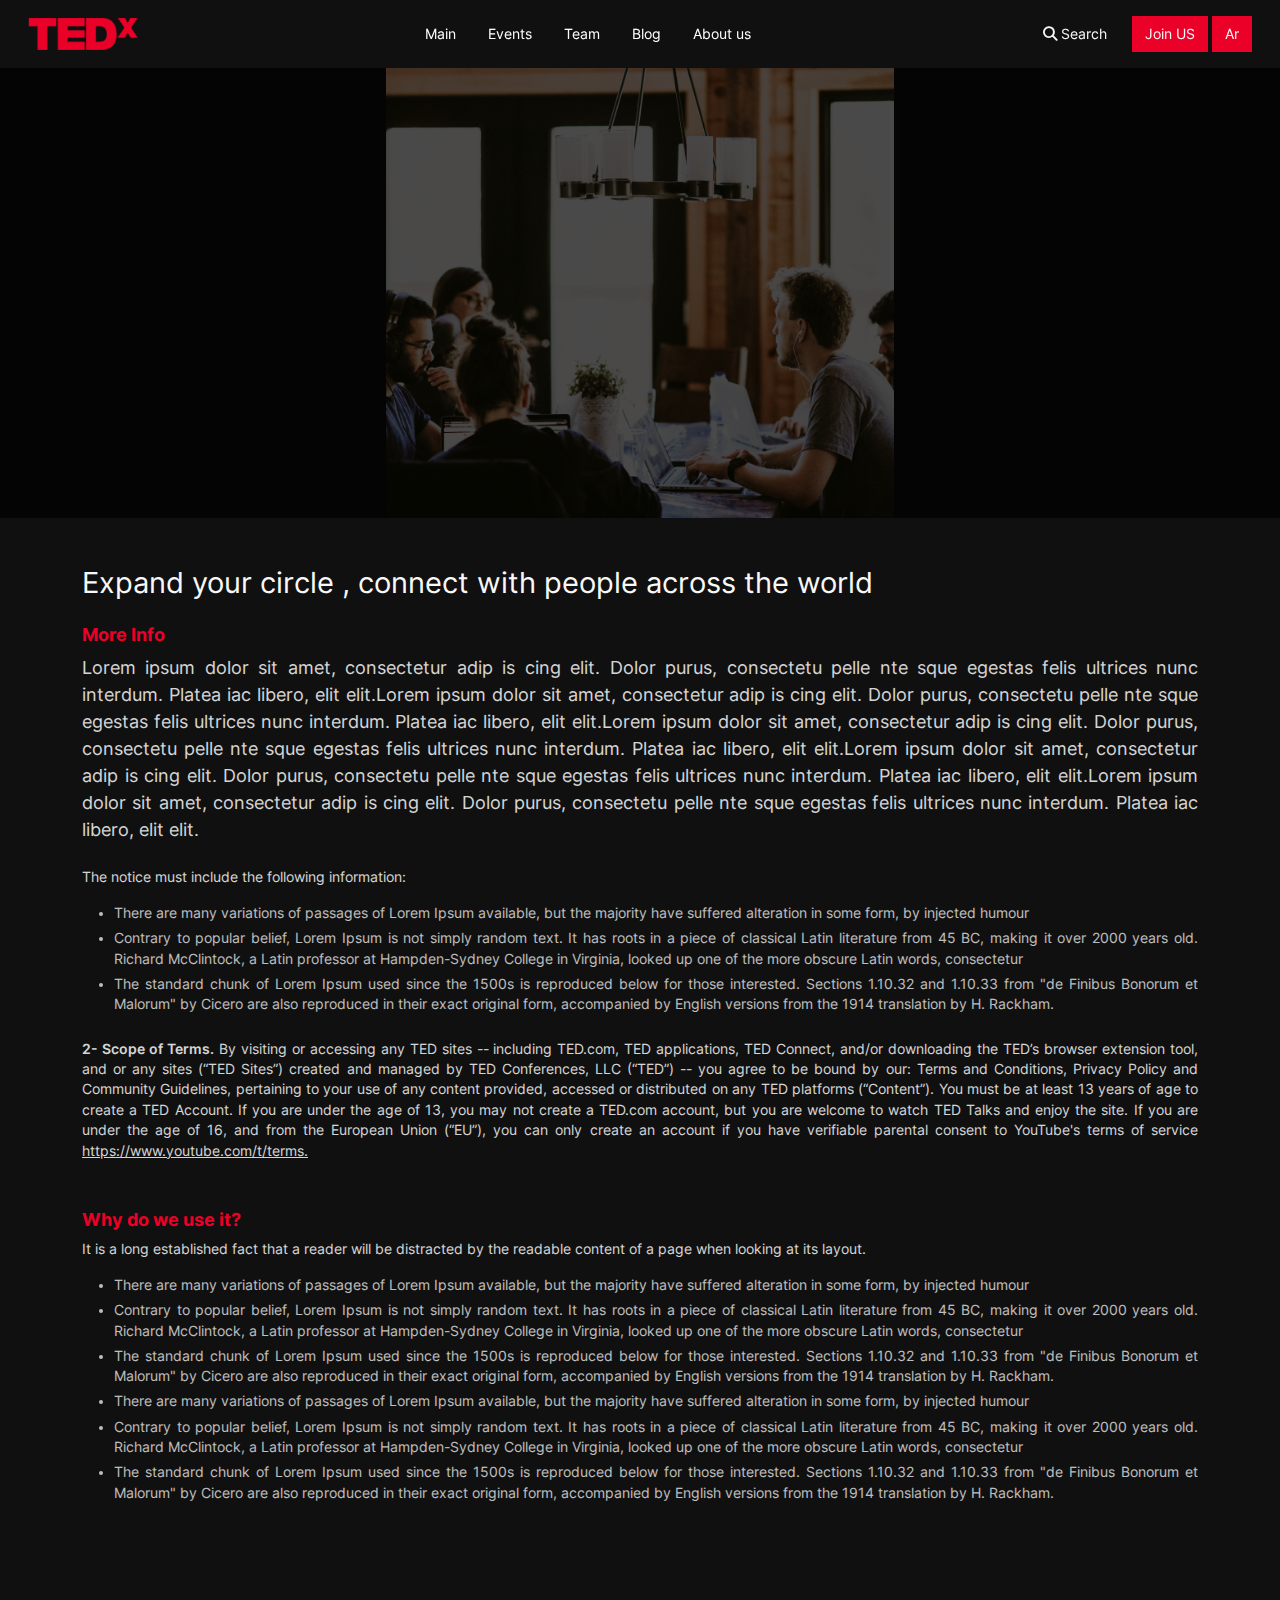
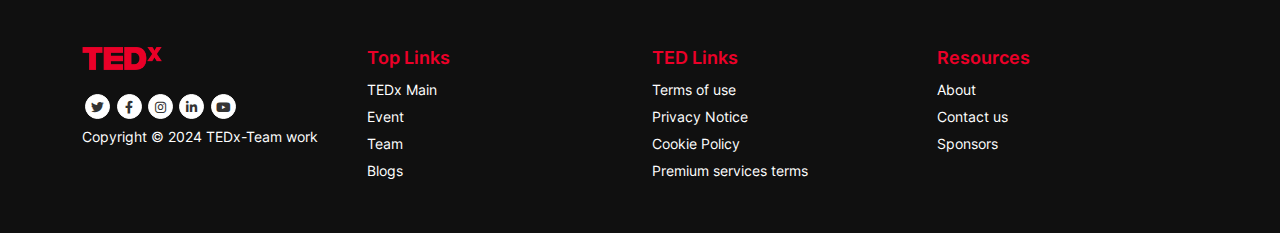
<file: Tedx/wwwroot/learn-more.html>
<!DOCTYPE html>
<html lang="en" dir="ltr">
  <head>
    <!-- Required meta tags -->
    <meta charset="utf-8" />
    <meta http-equiv="Content-type" content="text/html; charset=utf-8" />
    <meta http-equiv="X-UA-Compatible" content="IE=9" />
    <meta http-equiv="Expires" content="0" />
    <meta
      name="viewport"
      content="width=device-width, initial-scale=1, maximum-scale=2"
    />

    <meta name="keywords" content="Services, Home , Location, strategic," />
    <meta name="author" content="TEDx Team" />
    <meta name="title" content="TEDx Mobile Application Home" />
    <meta
      name="description"
      content="Join some of your favorite TED speakers and a global community of learners who want to stay curious, imagine and thrive."
    />

    <meta name="copyright" content="Copyright TEDx - 2024" />
    <meta name="email" content="Info@TEDx" />
    <meta name="robots" content="INDEX,FOLLOW" />

    <!--  Essential META Tags -->
    <meta property="og:type" content="website" />
    <meta property="og:url" content=" " />
    <meta property="og:title" content="TED Courses" />
    <meta
      property="og:description"
      content="Join some of your favorite TED speakers and a global community of learners who want to stay curious, imagine and thrive."
    />
    <meta
      property="og:image"
      content="https://assets-global.website-files.com/62cb80a739ca03e7dfee8efe/62cc6505c391d30f31926928_TED-courses.png"
    />
    <meta property="og:site_name" content="TEDx Application" />

    <!--  social media tags -->
    <meta name="twitter:card" content="summary_large_image" />
    <meta name="twitter:url" content=" " />
    <meta name="twitter:creator" content="@twitter" />
    <meta name="twitter:title" content="TED Courses" />
    <meta
      name="twitter:description"
      content="Join some of your favorite TED speakers and a global community of learners who want to stay curious, imagine and thrive."
    />
    <meta
      name="twitter:image"
      content=".https://assets-global.website-files.com/62cb80a739ca03e7dfee8efe/62cc6505c391d30f31926928_TED-courses.png"
    />
    <meta name="twitter:image:alt" content="TEDx Courses" />
    <link rel="alternate" href="./assets/imgs/logo.png" media="all" />

    <!--  Non-Essential, But Required for Analytics -->
    <meta property="fb:app_id" content="100085894330941" />
    <meta name="twitter:site" content="@twitter" />
    <meta property="og:locale" content="en_EG" />
    <meta property="og:locale:alternate" content="ar_EG" />

    <meta name="msapplication-TileImage" content="./assets/imgs/logo.png" />
    <meta name="msapplication-TileColor" content="#95c123" />

    <!--  site map -->
    <meta name="google-site-verification" content="" />

    <title>TEDx</title>
    <link rel="stylesheet" href="css/all.min.css" />
    <link rel="stylesheet" href="css/bootstrap.min.css" />
    <!-- <link rel="stylesheet" href="css/bootstrap.rtl.min.css" /> -->
    <link rel="stylesheet" href="css/tempusdominus-bootstrap.css" />
    <!-- carousel slider  -->
    <link rel="stylesheet" href="css/owl.carousel.min.css" />
    <!-- animation -->
    <link rel="stylesheet" href="css/animate.css" />
    <!-- custom style  -->
    <link rel="stylesheet" href="css/style.css" />
    <!-- rtl style  -->
    <!-- <link rel="stylesheet" href="css/style-ar.css" /> -->

    <!-- Favicons -->
    <link href="assets/imgs/favicon.ico" rel="shortcut icon" />
    <link href="assets/imgs/favicon.webp" rel="apple-touch-icon" />
  </head>
  <body>
    <!-- Start Navbar -->
    <nav
      class="navbar sticky-top fixed-top navbar-dark bg-dark navbar-expand-lg shadow-sm py-2 px-3"
      id="header"
    >
      <div class="container-fluid">
        <a class="navbar-brand py-2" href="index.html"
          ><img src="./assets/imgs/logo.webp" width="110" alt="logo TEDx"
        /></a>
        <button
          class="navbar-toggler border-0"
          type="button"
          data-bs-toggle="collapse"
          data-bs-target="#navbarText"
          aria-controls="navbarText"
          aria-expanded="false"
          aria-label="Toggle navigation"
        >
          <span class="navbar-toggler-icon"></span>
        </button>

        <div class="collapse navbar-collapse" id="navbarText">
          <ul class="navbar-nav mx-auto mb-2 mx-3 mb-lg-0">
            <li class="nav-item px-2">
              <a class="nav-link" aria-current="page" href="index.html">Main</a>
            </li>
            <li class="nav-item px-2">
              <a class="nav-link" href="events.html">Events</a>
            </li>
            <li class="nav-item px-2">
              <a class="nav-link" href="team.html">Team</a>
            </li>
            <li class="nav-item px-2">
              <a class="nav-link" href="blogs.html">Blog</a>
            </li>
            <li class="nav-item px-2">
              <a class="nav-link" href="about-us.html">About us</a>
            </li>
          </ul>
          <span class="navbar-text float-end">
            <a
              href="search.html"
              type="button"
              class="btn btn-link open_search mx-2 text-light text-decoration-none"
            >
              <i class="fa-solid fa-magnifying-glass"></i> Search
            </a>
            <button type="button" class="btn btn-primary text-light rounded-0">
              Join US
            </button>
            <button type="button" class="btn btn-primary text-light rounded-0">
              Ar
            </button>
          </span>
        </div>
      </div>
    </nav>
    <!-- End Navbar -->

    <!-- Start Main content -->
    <main class="content">
      <!-- Start banner section -->
      <section
        class="content_banner content_terms content_connect text-center w-100 position-relative"
      >
        <img src="./assets/imgs/connect.png" class="w-100" alt="banner" />
      </section>
      <!-- End banner section -->

      <!-- Start content section -->
      <section class="content_infoTxt py-5">
        <div class="container">
          <h2 class="mb-4">
            Expand your circle , connect with people across the world
          </h2>
          <div class="mb-5">
            <h5>More Info</h5>
            <div class="mb-4">
              <p class="fs-5 mb-4">
                Lorem ipsum dolor sit amet, consectetur adip is cing elit. Dolor purus, consectetu pelle nte sque egestas felis ultrices nunc interdum. Platea iac libero, elit elit.Lorem ipsum dolor sit amet, consectetur adip is cing elit. Dolor purus, consectetu pelle nte sque egestas felis ultrices nunc interdum. Platea iac libero, elit elit.Lorem ipsum dolor sit amet, consectetur adip is cing elit. Dolor purus, consectetu pelle nte sque egestas felis ultrices nunc interdum. Platea iac libero, elit elit.Lorem ipsum dolor sit amet, consectetur adip is cing elit. Dolor purus, consectetu pelle nte sque egestas felis ultrices nunc interdum. Platea iac libero, elit elit.Lorem ipsum dolor sit amet, consectetur adip is cing elit. Dolor purus, consectetu pelle nte sque egestas felis ultrices nunc interdum. Platea iac libero, elit elit.
              </p>
              <p>The notice must include the following information:</p>
              <ul>
                <li>
                  There are many variations of passages of Lorem Ipsum
                  available, but the majority have suffered alteration in some
                  form, by injected humour
                </li>
                <li>
                  Contrary to popular belief, Lorem Ipsum is not simply random
                  text. It has roots in a piece of classical Latin literature
                  from 45 BC, making it over 2000 years old. Richard McClintock,
                  a Latin professor at Hampden-Sydney College in Virginia,
                  looked up one of the more obscure Latin words, consectetur
                </li>
                <li>
                  The standard chunk of Lorem Ipsum used since the 1500s is
                  reproduced below for those interested. Sections 1.10.32 and
                  1.10.33 from "de Finibus Bonorum et Malorum" by Cicero are
                  also reproduced in their exact original form, accompanied by
                  English versions from the 1914 translation by H. Rackham.
                </li>
              </ul>
            </div>
            <div class="mb-4">
              <p>
                <b>2- Scope of Terms.</b> By visiting or accessing any TED sites
                -- including TED.com, TED applications, TED Connect, and/or
                downloading the TED’s browser extension tool, and or any sites
                (“TED Sites”) created and managed by TED Conferences, LLC
                (“TED”) -- you agree to be bound by our: Terms and Conditions,
                Privacy Policy and Community Guidelines, pertaining to your use
                of any content provided, accessed or distributed on any TED
                platforms (“Content”). You must be at least 13 years of age to
                create a TED Account. If you are under the age of 13, you may
                not create a TED.com account, but you are welcome to watch TED
                Talks and enjoy the site. If you are under the age of 16, and
                from the European Union (“EU”), you can only create an account
                if you have verifiable parental consent to YouTube's terms of
                service <a href="#">https://www.youtube.com/t/terms.</a>
              </p>
            </div>
          </div>
          <div class="mb-5">
            <h5>Why do we use it?</h5>
            <p>
              It is a long established fact that a reader will be distracted by
              the readable content of a page when looking at its layout.
            </p>
            <ul>
              <li>
                There are many variations of passages of Lorem Ipsum available,
                but the majority have suffered alteration in some form, by
                injected humour
              </li>
              <li>
                Contrary to popular belief, Lorem Ipsum is not simply random
                text. It has roots in a piece of classical Latin literature from
                45 BC, making it over 2000 years old. Richard McClintock, a
                Latin professor at Hampden-Sydney College in Virginia, looked up
                one of the more obscure Latin words, consectetur
              </li>
              <li>
                The standard chunk of Lorem Ipsum used since the 1500s is
                reproduced below for those interested. Sections 1.10.32 and
                1.10.33 from "de Finibus Bonorum et Malorum" by Cicero are also
                reproduced in their exact original form, accompanied by English
                versions from the 1914 translation by H. Rackham.
              </li>
              <li>
                There are many variations of passages of Lorem Ipsum available,
                but the majority have suffered alteration in some form, by
                injected humour
              </li>
              <li>
                Contrary to popular belief, Lorem Ipsum is not simply random
                text. It has roots in a piece of classical Latin literature from
                45 BC, making it over 2000 years old. Richard McClintock, a
                Latin professor at Hampden-Sydney College in Virginia, looked up
                one of the more obscure Latin words, consectetur
              </li>
              <li>
                The standard chunk of Lorem Ipsum used since the 1500s is
                reproduced below for those interested. Sections 1.10.32 and
                1.10.33 from "de Finibus Bonorum et Malorum" by Cicero are also
                reproduced in their exact original form, accompanied by English
                versions from the 1914 translation by H. Rackham.
              </li>
            </ul>
          </div>
        </div>
      </section>
      <!-- End content section -->
    </main>

    <!-- Start footer -->
    <section class="footer py-5">
      <div class="container">
        <div class="row align-items-start g-4">
          <div class="col-lg-3 col-md-12">
            <div class="info">
              <img src="./assets/imgs/logo.webp" alt="" />
              <ul
                class="mt-4 mb-2 list-group list-group-horizontal social-links align-items-center"
              >
                <li class="list-group-item">
                  <a href="#" title="twitter"
                    ><i class="fa-brands fa-twitter"></i
                  ></a>
                </li>
                <li class="list-group-item">
                  <a href="#" title="facebook"
                    ><i class="fa-brands fa-facebook-f"></i
                  ></a>
                </li>
                <li class="list-group-item">
                  <a href="#" title="facebook"
                    ><i class="fa-brands fa-instagram"></i
                  ></a>
                </li>
                <li class="list-group-item">
                  <a href="#" title="instagram"
                    ><i class="fa-brands fa-linkedin-in"></i
                  ></a>
                </li>
                <li class="list-group-item">
                  <a href="#" title="snapchat"
                    ><i class="fa-brands fa-youtube"></i
                  ></a>
                </li>
              </ul>
              <p>Copyright &copy; 2024 TEDx-Team work</p>
            </div>
          </div>
          <div class="col-lg-3 col-md-4">
            <h5 class="text-primary fw-bold">Top Links</h5>
            <ul class="links list-unstyled lh-lg mb-0">
              <li><a href="index.html">TEDx Main</a></li>
              <li><a href="events.html">Event</a></li>
              <li><a href="team.html">Team</a></li>
              <li><a href="blogs.html">Blogs</a></li>
            </ul>
          </div>
          <div class="col-lg-3 col-md-4">
            <h5 class="text-primary fw-bold">TED Links</h5>
            <ul class="links list-unstyled lh-lg mb-0">
              <li><a href="terms&conditions.html">Terms of use</a></li>
              <li><a href="privacy-policy.html">Privacy Notice</a></li>
              <li><a href="#">Cookie Policy</a></li>
              <li><a href="#">Premium services terms</a></li>
            </ul>
          </div>
          <div class="col-lg-3 col-md-4">
            <h5 class="text-primary fw-bold">Resources</h5>
            <ul class="links list-unstyled lh-lg mb-0">
              <li><a href="about-us.html">About</a></li>
              <li><a href="#">Contact us</a></li>
              <li><a href="sponsors.html">Sponsors</a></li>
            </ul>
          </div>
        </div>
      </div>
    </section>
    <!-- End footer -->

    <!-- scroll to top -->
    <div class="scroll-top shadow wow slideInDown">
      <i class="fas fa-chevron-up"></i>
    </div>

    <script src="js/jquery.js"></script>
    <script src="js/bootstrap.bundle.min.js"></script>

    <script src="js/moment.js"></script>
    <script src="js/tempusdominus-bootstrap.js"></script>
    <!-- carousel slider  -->
    <script src="js/owl.carousel.min.js"></script>
    <!-- custom js  -->
    <script src="js/scripts.js"></script>
    <!-- animation js -->
    <script src="js/wow.js"></script>
    <script>
      new WOW().init();
    </script>
  </body>
</html>
</file>
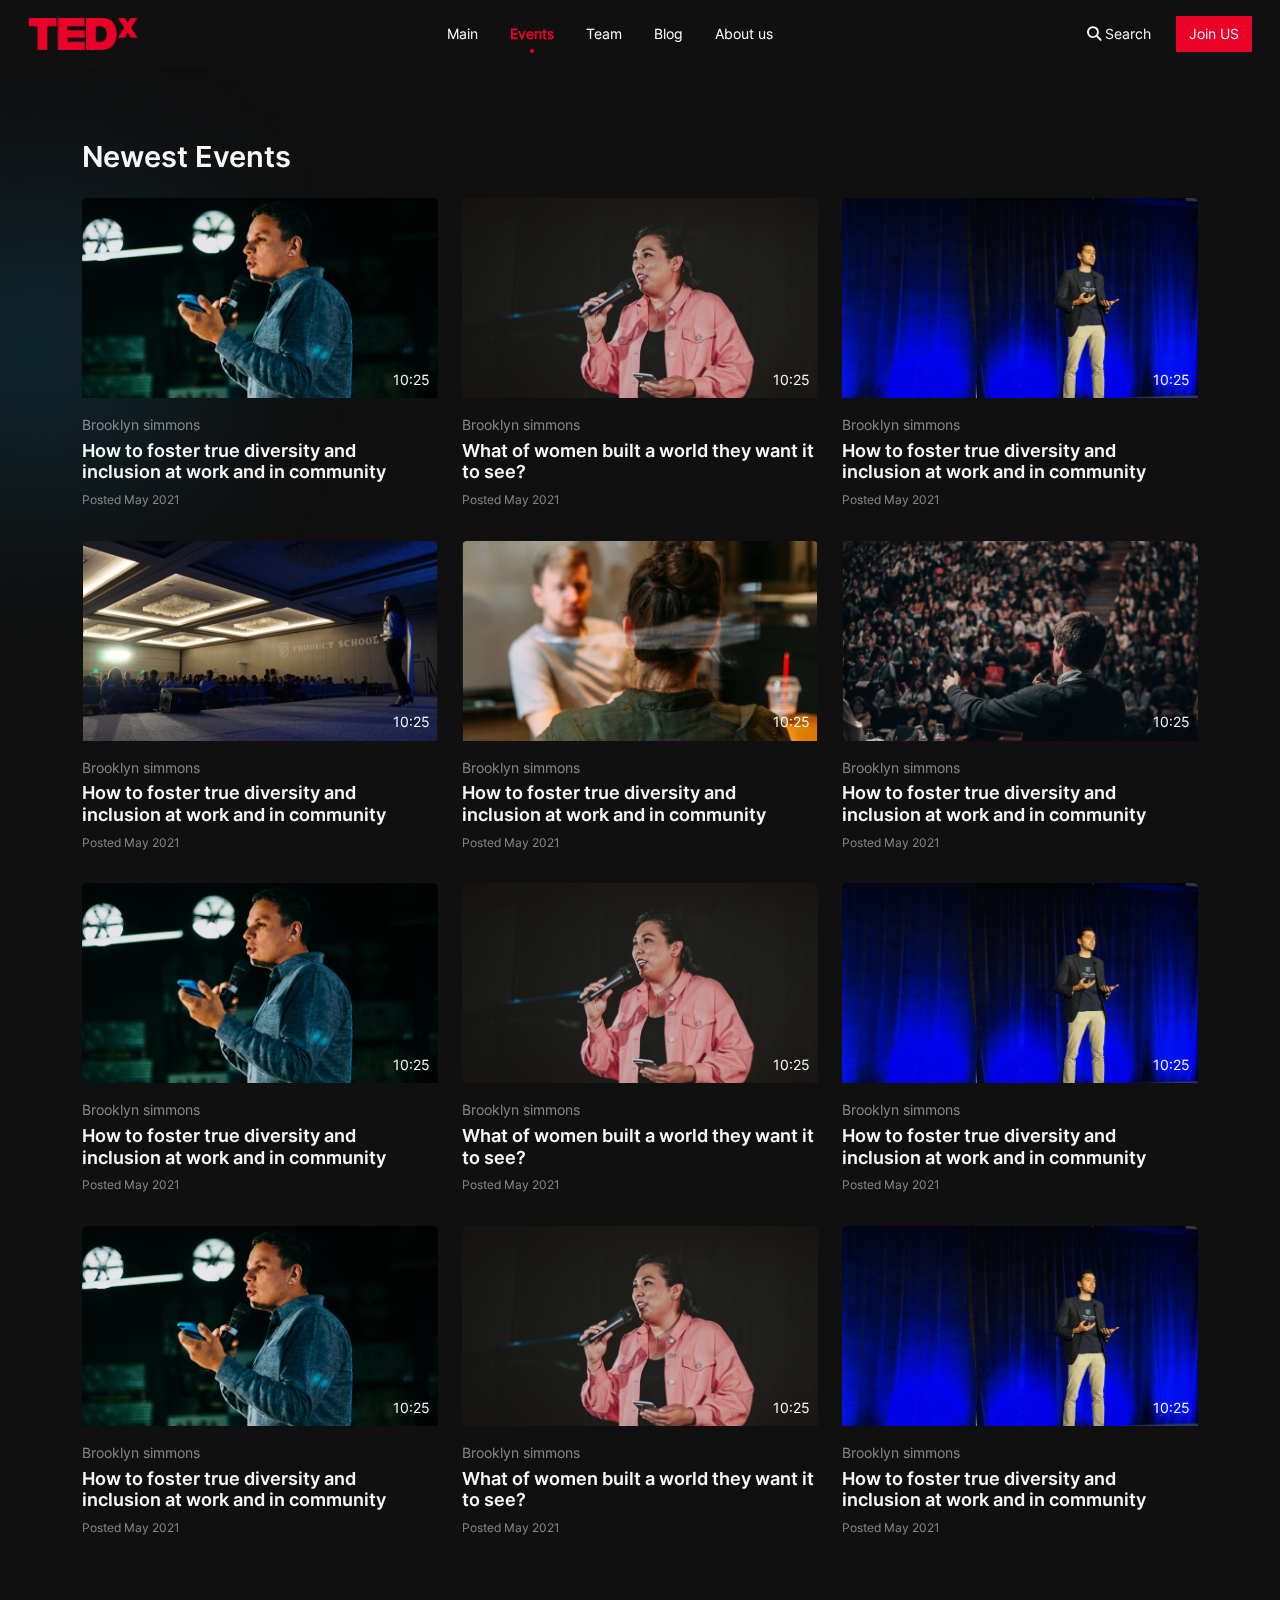
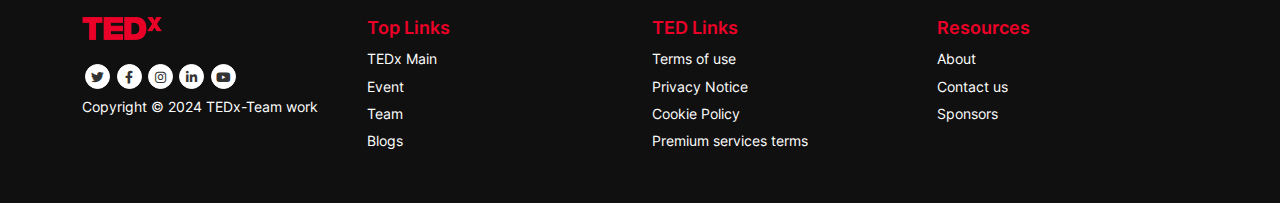
<file: Tedx/wwwroot/newest-events.html>
<!DOCTYPE html>
<html lang="en" dir="ltr">
  <head>
    <!-- Required meta tags -->
    <meta charset="utf-8" />
    <meta http-equiv="Content-type" content="text/html; charset=utf-8" />
    <meta http-equiv="X-UA-Compatible" content="IE=9" />
    <meta http-equiv="Expires" content="0" />
    <meta
      name="viewport"
      content="width=device-width, initial-scale=1, maximum-scale=2"
    />

    <meta name="keywords" content="Services, Home , Location, strategic," />
    <meta name="author" content="TEDx Team" />
    <meta name="title" content="TEDx Mobile Application Home" />
    <meta
      name="description"
      content="Join some of your favorite TED speakers and a global community of learners who want to stay curious, imagine and thrive."
    />

    <meta name="copyright" content="Copyright TEDx - 2024" />
    <meta name="email" content="Info@TEDx" />
    <meta name="robots" content="INDEX,FOLLOW" />

    <!--  Essential META Tags -->
    <meta property="og:type" content="website" />
    <meta property="og:url" content=" " />
    <meta property="og:title" content="TED Courses" />
    <meta
      property="og:description"
      content="Join some of your favorite TED speakers and a global community of learners who want to stay curious, imagine and thrive."
    />
    <meta
      property="og:image"
      content="https://assets-global.website-files.com/62cb80a739ca03e7dfee8efe/62cc6505c391d30f31926928_TED-courses.png"
    />
    <meta property="og:site_name" content="TEDx Application" />

    <!--  social media tags -->
    <meta name="twitter:card" content="summary_large_image" />
    <meta name="twitter:url" content=" " />
    <meta name="twitter:creator" content="@twitter" />
    <meta name="twitter:title" content="TED Courses" />
    <meta
      name="twitter:description"
      content="Join some of your favorite TED speakers and a global community of learners who want to stay curious, imagine and thrive."
    />
    <meta
      name="twitter:image"
      content=".https://assets-global.website-files.com/62cb80a739ca03e7dfee8efe/62cc6505c391d30f31926928_TED-courses.png"
    />
    <meta name="twitter:image:alt" content="TEDx Courses" />
    <link rel="alternate" href="./assets/imgs/logo.png" media="all" />

    <!--  Non-Essential, But Required for Analytics -->
    <meta property="fb:app_id" content="100085894330941" />
    <meta name="twitter:site" content="@twitter" />
    <meta property="og:locale" content="en_EG" />
    <meta property="og:locale:alternate" content="ar_EG" />

    <meta name="msapplication-TileImage" content="./assets/imgs/logo.png" />
    <meta name="msapplication-TileColor" content="#95c123" />

    <!--  site map -->
    <meta name="google-site-verification" content="" />

    <title>TEDx</title>
    <link rel="stylesheet" href="css/all.min.css" />
    <link rel="stylesheet" href="css/bootstrap.min.css" />
    <!-- <link rel="stylesheet" href="css/bootstrap.rtl.min.css" /> -->
    <link rel="stylesheet" href="css/tempusdominus-bootstrap.css" />
    <!-- carousel slider  -->
    <link rel="stylesheet" href="css/owl.carousel.min.css" />
    <!-- animation -->
    <link rel="stylesheet" href="css/animate.css" />
    <!-- custom style  -->
    <link rel="stylesheet" href="css/style.css" />
    <!-- rtl style  -->
    <!-- <link rel="stylesheet" href="css/style-ar.css" /> -->

    <!-- Favicons -->
    <link href="assets/imgs/favicon.ico" rel="shortcut icon" />
    <link href="assets/imgs/favicon.webp" rel="apple-touch-icon" />
  </head>
  <body>
    <!-- Start Navbar -->
    <nav
      class="navbar sticky-top fixed-top navbar-dark bg-dark navbar-expand-lg shadow-sm py-2 px-3"
      id="header"
    >
      <div class="container-fluid">
        <a class="navbar-brand py-2" href="index.html"
          ><img src="./assets/imgs/logo.webp" width="110" alt="logo TEDx"
        /></a>
        <button
          class="navbar-toggler border-0"
          type="button"
          data-bs-toggle="collapse"
          data-bs-target="#navbarText"
          aria-controls="navbarText"
          aria-expanded="false"
          aria-label="Toggle navigation"
        >
          <span class="navbar-toggler-icon"></span>
        </button>

        <div class="collapse navbar-collapse" id="navbarText">
          <ul class="navbar-nav mx-auto mb-2 mx-3 mb-lg-0">
            <li class="nav-item px-2">
              <a class="nav-link" href="index.html">Main</a>
            </li>
            <li class="nav-item px-2">
              <a class="nav-link active" aria-current="page" href="events.html"
                >Events</a
              >
            </li>
            <li class="nav-item px-2">
              <a class="nav-link" href="team.html">Team</a>
            </li>
            <li class="nav-item px-2">
              <a class="nav-link" href="blogs.html">Blog</a>
            </li>
            <li class="nav-item px-2">
              <a class="nav-link" href="about-us.html">About us</a>
            </li>
          </ul>
          <span class="navbar-text float-end">
            <a
              href="search.html"
              type="button"
              class="btn btn-link open_search mx-2 text-light text-decoration-none"
            >
              <i class="fa-solid fa-magnifying-glass"></i> Search
            </a>
            <button
              type="button"
              class="btn btn-primary text-light rounded-0"
              onclick="location.href = 'register.html';"
            >
              Join US
            </button>
          </span>
        </div>
      </div>
    </nav>
    <!-- End Navbar -->

    <!-- Start Main content -->
    <main class="content">
      <!-- Start Newest Events section  -->
      <section class="pt-5 content_newestEvents content_newestTalks">
        <div class="container">
          <div class="d-flex justify-content-between align-items-center my-4">
            <h3 class="fw-bold fs-2 text-light mb-0">Newest Events</h3>
          </div>
          <div class="row">
            <div class="col-lg-4 col-sm-6">
              <div class="card mb-3 border-0 rounded-0">
                <div class="position-relative">
                  <a href="#"
                    ><img
                      src="assets/imgs/6.png"
                      class="card-img-top"
                      alt="card img"
                  /></a>
                  <span class="duration text-light">10:25</span>
                </div>
                <div class="card-body px-0">
                  <p class="card-text text-light opacity-50 fs-6 mb-1">
                    Brooklyn simmons
                  </p>
                  <h5 class="card-title text-light fw-bold">
                    <a
                      href="events-details.html"
                      class="text-decoration-none text-light"
                      >How to foster true diversity and inclusion at work and in
                      community</a
                    >
                  </h5>
                  <p class="card-text text-light opacity-50">
                    <small>Posted May 2021</small>
                  </p>
                </div>
              </div>
            </div>
            <div class="col-lg-4 col-sm-6">
              <div class="card mb-3 border-0 rounded-0">
                <div class="position-relative">
                  <a href="#"
                    ><img
                      src="assets/imgs/1.png"
                      class="card-img-top"
                      alt="card img"
                  /></a>
                  <span class="duration text-light">10:25</span>
                </div>
                <div class="card-body px-0">
                  <p class="card-text text-light opacity-50 fs-6 mb-1">
                    Brooklyn simmons
                  </p>
                  <h5 class="card-title text-light fw-bold">
                    <a
                      href="events-details.html"
                      class="text-decoration-none text-light"
                      >What of women built a world they want it to see?</a
                    >
                  </h5>
                  <p class="card-text text-light opacity-50">
                    <small>Posted May 2021</small>
                  </p>
                </div>
              </div>
            </div>
            <div class="col-lg-4 col-sm-6">
              <div class="card mb-3 border-0 rounded-0">
                <div class="position-relative">
                  <a href="#"
                    ><img
                      src="assets/imgs/2.png"
                      class="card-img-top"
                      alt="card img"
                  /></a>
                  <span class="duration text-light">10:25</span>
                </div>
                <div class="card-body px-0">
                  <p class="card-text text-light opacity-50 fs-6 mb-1">
                    Brooklyn simmons
                  </p>
                  <h5 class="card-title text-light fw-bold">
                    <a
                      href="events-details.html"
                      class="text-decoration-none text-light"
                      >How to foster true diversity and inclusion at work and in
                      community</a
                    >
                  </h5>
                  <p class="card-text text-light opacity-50">
                    <small>Posted May 2021</small>
                  </p>
                </div>
              </div>
            </div>
            <div class="col-lg-4 col-sm-6">
              <div class="card mb-3 border-0 rounded-0">
                <div class="position-relative">
                  <a href="#"
                    ><img
                      src="assets/imgs/3.png"
                      class="card-img-top"
                      alt="card img"
                  /></a>
                  <span class="duration text-light">10:25</span>
                </div>
                <div class="card-body px-0">
                  <p class="card-text text-light opacity-50 fs-6 mb-1">
                    Brooklyn simmons
                  </p>
                  <h5 class="card-title text-light fw-bold">
                    <a
                      href="events-details.html"
                      class="text-decoration-none text-light"
                      >How to foster true diversity and inclusion at work and in
                      community</a
                    >
                  </h5>
                  <p class="card-text text-light opacity-50">
                    <small>Posted May 2021</small>
                  </p>
                </div>
              </div>
            </div>
            <div class="col-lg-4 col-sm-6">
              <div class="card mb-3 border-0 rounded-0">
                <div class="position-relative">
                  <a href="#"
                    ><img
                      src="assets/imgs/4.png"
                      class="card-img-top"
                      alt="card img"
                  /></a>
                  <span class="duration text-light">10:25</span>
                </div>
                <div class="card-body px-0">
                  <p class="card-text text-light opacity-50 fs-6 mb-1">
                    Brooklyn simmons
                  </p>
                  <h5 class="card-title text-light fw-bold">
                    <a
                      href="events-details.html"
                      class="text-decoration-none text-light"
                      >How to foster true diversity and inclusion at work and in
                      community</a
                    >
                  </h5>
                  <p class="card-text text-light opacity-50">
                    <small>Posted May 2021</small>
                  </p>
                </div>
              </div>
            </div>
            <div class="col-lg-4 col-sm-6">
              <div class="card mb-3 border-0 rounded-0">
                <div class="position-relative">
                  <a href="#"
                    ><img
                      src="assets/imgs/5.png"
                      class="card-img-top"
                      alt="card img"
                  /></a>
                  <span class="duration text-light">10:25</span>
                </div>
                <div class="card-body px-0">
                  <p class="card-text text-light opacity-50 fs-6 mb-1">
                    Brooklyn simmons
                  </p>
                  <h5 class="card-title text-light fw-bold">
                    <a
                      href="events-details.html"
                      class="text-decoration-none text-light"
                      >How to foster true diversity and inclusion at work and in
                      community</a
                    >
                  </h5>
                  <p class="card-text text-light opacity-50">
                    <small>Posted May 2021</small>
                  </p>
                </div>
              </div>
            </div>
            <div class="col-lg-4 col-sm-6">
              <div class="card mb-3 border-0 rounded-0">
                <div class="position-relative">
                  <a href="#"
                    ><img
                      src="assets/imgs/6.png"
                      class="card-img-top"
                      alt="card img"
                  /></a>
                  <span class="duration text-light">10:25</span>
                </div>
                <div class="card-body px-0">
                  <p class="card-text text-light opacity-50 fs-6 mb-1">
                    Brooklyn simmons
                  </p>
                  <h5 class="card-title text-light fw-bold">
                    <a
                      href="events-details.html"
                      class="text-decoration-none text-light"
                      >How to foster true diversity and inclusion at work and in
                      community</a
                    >
                  </h5>
                  <p class="card-text text-light opacity-50">
                    <small>Posted May 2021</small>
                  </p>
                </div>
              </div>
            </div>
            <div class="col-lg-4 col-sm-6">
              <div class="card mb-3 border-0 rounded-0">
                <div class="position-relative">
                  <a href="#"
                    ><img
                      src="assets/imgs/1.png"
                      class="card-img-top"
                      alt="card img"
                  /></a>
                  <span class="duration text-light">10:25</span>
                </div>
                <div class="card-body px-0">
                  <p class="card-text text-light opacity-50 fs-6 mb-1">
                    Brooklyn simmons
                  </p>
                  <h5 class="card-title text-light fw-bold">
                    <a
                      href="events-details.html"
                      class="text-decoration-none text-light"
                      >What of women built a world they want it to see?</a
                    >
                  </h5>
                  <p class="card-text text-light opacity-50">
                    <small>Posted May 2021</small>
                  </p>
                </div>
              </div>
            </div>
            <div class="col-lg-4 col-sm-6">
              <div class="card mb-3 border-0 rounded-0">
                <div class="position-relative">
                  <a href="#"
                    ><img
                      src="assets/imgs/2.png"
                      class="card-img-top"
                      alt="card img"
                  /></a>
                  <span class="duration text-light">10:25</span>
                </div>
                <div class="card-body px-0">
                  <p class="card-text text-light opacity-50 fs-6 mb-1">
                    Brooklyn simmons
                  </p>
                  <h5 class="card-title text-light fw-bold">
                    <a
                      href="events-details.html"
                      class="text-decoration-none text-light"
                      >How to foster true diversity and inclusion at work and in
                      community</a
                    >
                  </h5>
                  <p class="card-text text-light opacity-50">
                    <small>Posted May 2021</small>
                  </p>
                </div>
              </div>
            </div>
            <div class="col-lg-4 col-sm-6">
              <div class="card mb-3 border-0 rounded-0">
                <div class="position-relative">
                  <a href="#"
                    ><img
                      src="assets/imgs/6.png"
                      class="card-img-top"
                      alt="card img"
                  /></a>
                  <span class="duration text-light">10:25</span>
                </div>
                <div class="card-body px-0">
                  <p class="card-text text-light opacity-50 fs-6 mb-1">
                    Brooklyn simmons
                  </p>
                  <h5 class="card-title text-light fw-bold">
                    <a
                      href="events-details.html"
                      class="text-decoration-none text-light"
                      >How to foster true diversity and inclusion at work and in
                      community</a
                    >
                  </h5>
                  <p class="card-text text-light opacity-50">
                    <small>Posted May 2021</small>
                  </p>
                </div>
              </div>
            </div>
            <div class="col-lg-4 col-sm-6">
              <div class="card mb-3 border-0 rounded-0">
                <div class="position-relative">
                  <a href="#"
                    ><img
                      src="assets/imgs/1.png"
                      class="card-img-top"
                      alt="card img"
                  /></a>
                  <span class="duration text-light">10:25</span>
                </div>
                <div class="card-body px-0">
                  <p class="card-text text-light opacity-50 fs-6 mb-1">
                    Brooklyn simmons
                  </p>
                  <h5 class="card-title text-light fw-bold">
                    <a
                      href="events-details.html"
                      class="text-decoration-none text-light"
                      >What of women built a world they want it to see?</a
                    >
                  </h5>
                  <p class="card-text text-light opacity-50">
                    <small>Posted May 2021</small>
                  </p>
                </div>
              </div>
            </div>
            <div class="col-lg-4 col-sm-6">
              <div class="card mb-3 border-0 rounded-0">
                <div class="position-relative">
                  <a href="#"
                    ><img
                      src="assets/imgs/2.png"
                      class="card-img-top"
                      alt="card img"
                  /></a>
                  <span class="duration text-light">10:25</span>
                </div>
                <div class="card-body px-0">
                  <p class="card-text text-light opacity-50 fs-6 mb-1">
                    Brooklyn simmons
                  </p>
                  <h5 class="card-title text-light fw-bold">
                    <a
                      href="events-details.html"
                      class="text-decoration-none text-light"
                      >How to foster true diversity and inclusion at work and in
                      community</a
                    >
                  </h5>
                  <p class="card-text text-light opacity-50">
                    <small>Posted May 2021</small>
                  </p>
                </div>
              </div>
            </div>
          </div>
        </div>
      </section>
      <!-- End Newest Events section  -->
    </main>

    <!-- Start footer -->
    <section class="footer py-5">
      <div class="container">
        <div class="row align-items-start g-4">
          <div class="col-lg-3 col-md-12">
            <div class="info">
              <img src="./assets/imgs/logo.webp" alt="" />
              <ul
                class="mt-4 mb-2 list-group list-group-horizontal social-links align-items-center"
              >
                <li class="list-group-item">
                  <a href="#" title="twitter"
                    ><i class="fa-brands fa-twitter"></i
                  ></a>
                </li>
                <li class="list-group-item">
                  <a href="#" title="facebook"
                    ><i class="fa-brands fa-facebook-f"></i
                  ></a>
                </li>
                <li class="list-group-item">
                  <a href="#" title="facebook"
                    ><i class="fa-brands fa-instagram"></i
                  ></a>
                </li>
                <li class="list-group-item">
                  <a href="#" title="instagram"
                    ><i class="fa-brands fa-linkedin-in"></i
                  ></a>
                </li>
                <li class="list-group-item">
                  <a href="#" title="snapchat"
                    ><i class="fa-brands fa-youtube"></i
                  ></a>
                </li>
              </ul>
              <p>Copyright &copy; 2024 TEDx-Team work</p>
            </div>
          </div>
          <div class="col-lg-3 col-md-4">
            <h5 class="text-primary fw-bold">Top Links</h5>
            <ul class="links list-unstyled lh-lg mb-0">
              <li><a href="index.html">TEDx Main</a></li>
              <li><a href="events.html">Event</a></li>
              <li><a href="team.html">Team</a></li>
              <li><a href="blogs.html">Blogs</a></li>
            </ul>
          </div>
          <div class="col-lg-3 col-md-4">
            <h5 class="text-primary fw-bold">TED Links</h5>
            <ul class="links list-unstyled lh-lg mb-0">
              <li><a href="#">Terms of use</a></li>
              <li><a href="#">Privacy Notice</a></li>
              <li><a href="#">Cookie Policy</a></li>
              <li><a href="#">Premium services terms</a></li>
            </ul>
          </div>
          <div class="col-lg-3 col-md-4">
            <h5 class="text-primary fw-bold">Resources</h5>
            <ul class="links list-unstyled lh-lg mb-0">
              <li><a href="about-us.html">About</a></li>
              <li><a href="#">Contact us</a></li>
              <li><a href="sponsors.html">Sponsors</a></li>
            </ul>
          </div>
        </div>
      </div>
    </section>
    <!-- End footer -->

    <!-- scroll to top -->
    <div class="scroll-top shadow wow slideInDown">
      <i class="fas fa-chevron-up"></i>
    </div>

    <script src="js/jquery.js"></script>
    <script src="js/bootstrap.bundle.min.js"></script>

    <script src="js/moment.js"></script>
    <script src="js/tempusdominus-bootstrap.js"></script>
    <!-- carousel slider  -->
    <script src="js/owl.carousel.min.js"></script>

    <!-- custom js  -->
    <script src="js/scripts.js"></script>
    <!-- animation js -->
    <script src="js/wow.js"></script>
    <script>
      new WOW().init();
    </script>
  </body>
</html>
</file>
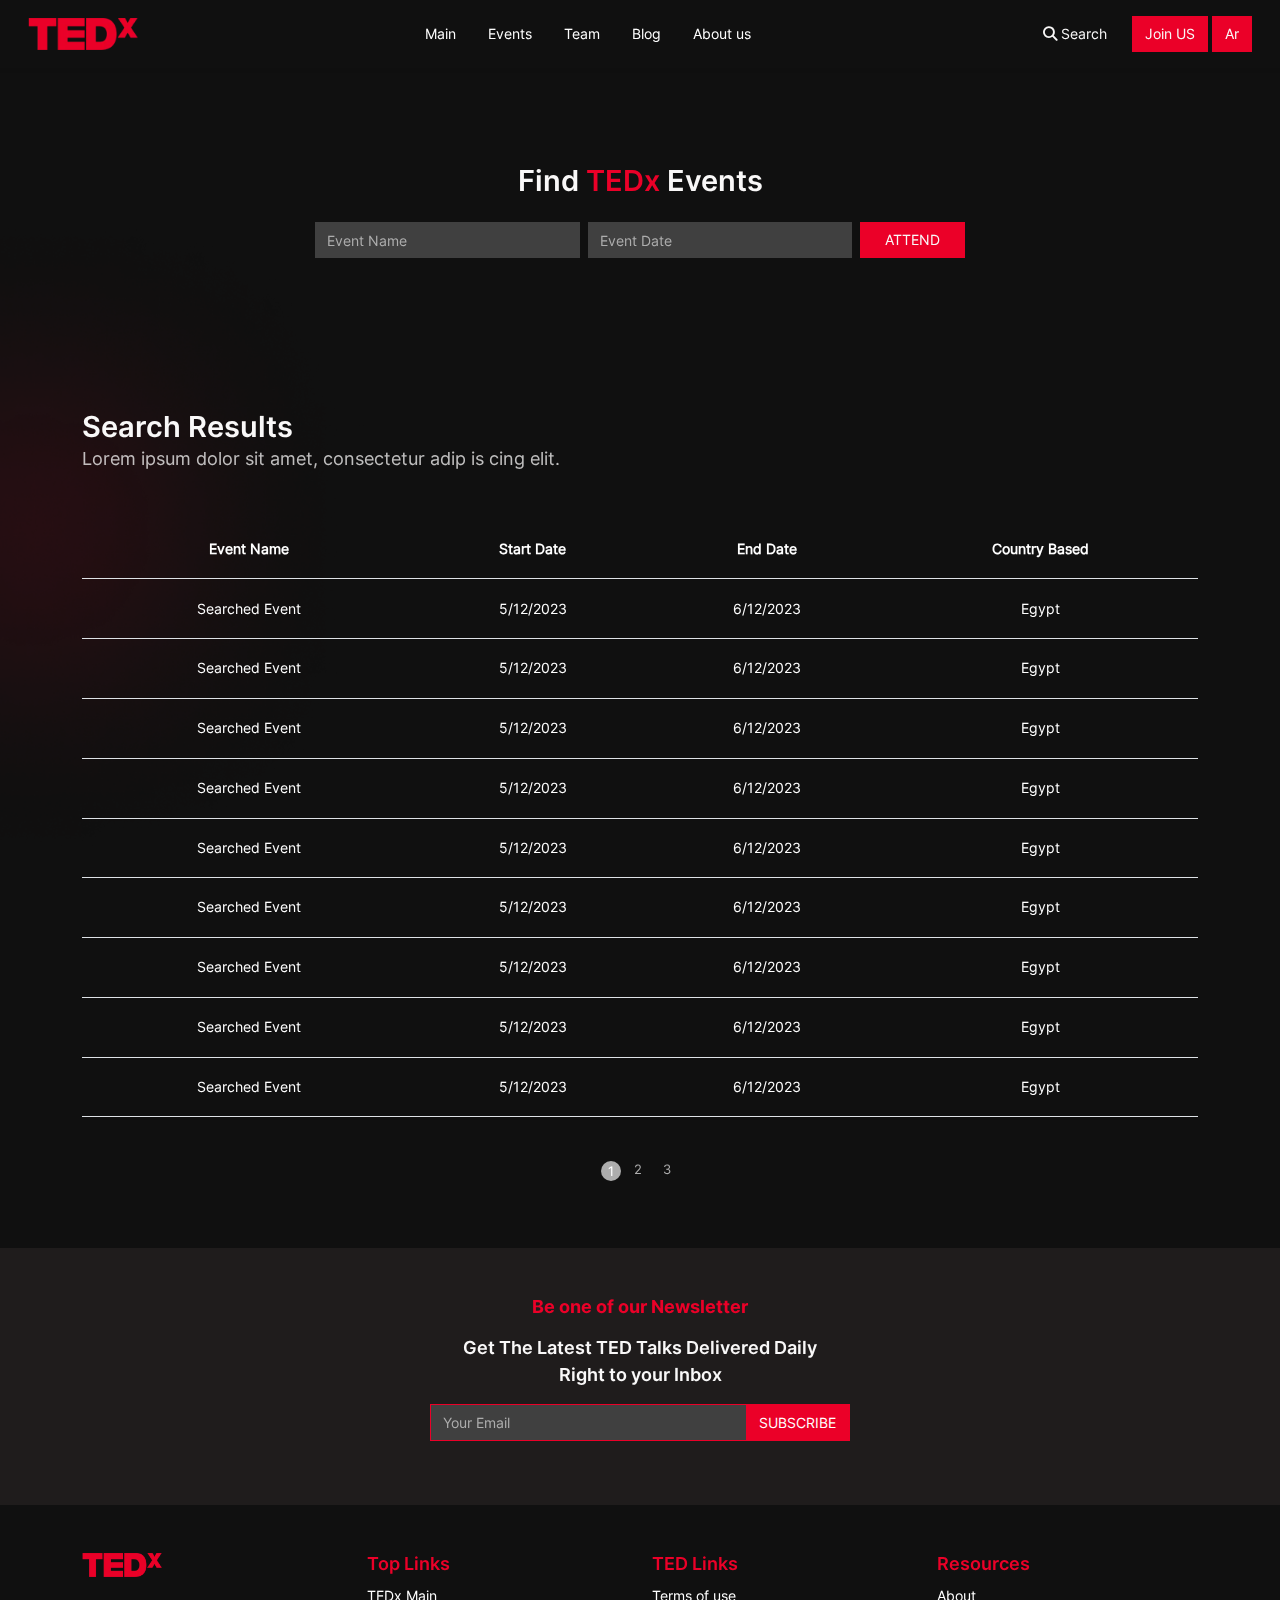
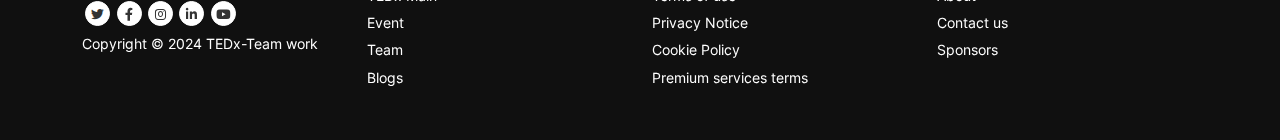
<file: Tedx/wwwroot/search.html>
<!DOCTYPE html>
<html lang="en" dir="ltr">
  <head>
    <!-- Required meta tags -->
    <meta charset="utf-8" />
    <meta http-equiv="Content-type" content="text/html; charset=utf-8" />
    <meta http-equiv="X-UA-Compatible" content="IE=9" />
    <meta http-equiv="Expires" content="0" />
    <meta
      name="viewport"
      content="width=device-width, initial-scale=1, maximum-scale=2"
    />

    <meta name="keywords" content="Services, Home , Location, strategic," />
    <meta name="author" content="TEDx Team" />
    <meta name="title" content="TEDx Mobile Application Home" />
    <meta
      name="description"
      content="Join some of your favorite TED speakers and a global community of learners who want to stay curious, imagine and thrive."
    />

    <meta name="copyright" content="Copyright TEDx - 2024" />
    <meta name="email" content="Info@TEDx" />
    <meta name="robots" content="INDEX,FOLLOW" />

    <!--  Essential META Tags -->
    <meta property="og:type" content="website" />
    <meta property="og:url" content=" " />
    <meta property="og:title" content="TED Courses" />
    <meta
      property="og:description"
      content="Join some of your favorite TED speakers and a global community of learners who want to stay curious, imagine and thrive."
    />
    <meta
      property="og:image"
      content="https://assets-global.website-files.com/62cb80a739ca03e7dfee8efe/62cc6505c391d30f31926928_TED-courses.png"
    />
    <meta property="og:site_name" content="TEDx Application" />

    <!--  social media tags -->
    <meta name="twitter:card" content="summary_large_image" />
    <meta name="twitter:url" content=" " />
    <meta name="twitter:creator" content="@twitter" />
    <meta name="twitter:title" content="TED Courses" />
    <meta
      name="twitter:description"
      content="Join some of your favorite TED speakers and a global community of learners who want to stay curious, imagine and thrive."
    />
    <meta
      name="twitter:image"
      content=".https://assets-global.website-files.com/62cb80a739ca03e7dfee8efe/62cc6505c391d30f31926928_TED-courses.png"
    />
    <meta name="twitter:image:alt" content="TEDx Courses" />
    <link rel="alternate" href="./assets/imgs/logo.png" media="all" />

    <!--  Non-Essential, But Required for Analytics -->
    <meta property="fb:app_id" content="100085894330941" />
    <meta name="twitter:site" content="@twitter" />
    <meta property="og:locale" content="en_EG" />
    <meta property="og:locale:alternate" content="ar_EG" />

    <meta name="msapplication-TileImage" content="./assets/imgs/logo.png" />
    <meta name="msapplication-TileColor" content="#95c123" />

    <!--  site map -->
    <meta name="google-site-verification" content="" />

    <title>TEDx</title>
    <link rel="stylesheet" href="css/all.min.css" />
    <link rel="stylesheet" href="css/bootstrap.min.css" />
    <!-- <link rel="stylesheet" href="css/bootstrap.rtl.min.css" /> -->
    <link rel="stylesheet" href="css/tempusdominus-bootstrap.css" />
    <!-- carousel slider  -->
    <link rel="stylesheet" href="css/owl.carousel.min.css" />
    <!-- animation -->
    <link rel="stylesheet" href="css/animate.css" />
    <!-- custom style  -->
    <link rel="stylesheet" href="css/style.css" />
    <!-- rtl style  -->
    <!-- <link rel="stylesheet" href="css/style-ar.css" /> -->

    <!-- Favicons -->
    <link href="assets/imgs/favicon.ico" rel="shortcut icon" />
    <link href="assets/imgs/favicon.webp" rel="apple-touch-icon" />
  </head>
  <body>
    <!-- Start Navbar -->
    <nav
      class="navbar sticky-top fixed-top navbar-dark bg-dark navbar-expand-lg shadow-sm py-2 px-3"
      id="header"
    >
      <div class="container-fluid">
        <a class="navbar-brand py-2" href="index.html"
          ><img src="./assets/imgs/logo.webp" width="110" alt="logo TEDx"
        /></a>
        <button
          class="navbar-toggler border-0"
          type="button"
          data-bs-toggle="collapse"
          data-bs-target="#navbarText"
          aria-controls="navbarText"
          aria-expanded="false"
          aria-label="Toggle navigation"
        >
          <span class="navbar-toggler-icon"></span>
        </button>

        <div class="collapse navbar-collapse" id="navbarText">
          <ul class="navbar-nav mx-auto mb-2 mx-3 mb-lg-0">
            <li class="nav-item px-2">
              <a class="nav-link" aria-current="page" href="index.html"
                >Main</a
              >
            </li>
            <li class="nav-item px-2">
              <a class="nav-link" href="events.html">Events</a>
            </li>
            <li class="nav-item px-2">
              <a class="nav-link" href="team.html">Team</a>
            </li>
            <li class="nav-item px-2">
              <a class="nav-link" href="blogs.html">Blog</a>
            </li>
            <li class="nav-item px-2">
              <a class="nav-link" href="about-us.html">About us</a>
            </li>
          </ul>
          <span class="navbar-text float-end">
            <a href="search.html" type="button" class="btn btn-link open_search mx-2 text-light text-decoration-none">
              <i class="fa-solid fa-magnifying-glass"></i> Search
            </a>
            <button
              type="button"
              class="btn btn-primary text-light rounded-0">
              Join US
            </button>
            <button
              type="button"
              class="btn btn-primary text-light rounded-0">
              Ar
            </button>
          </span>
        </div>
      </div>
    </nav>
    <!-- End Navbar -->

    <!-- Start Main content -->
    <main class="content">

      <!-- Start find event section -->
      <section class="content_findEvent py-5">
        <div class="container py-sm-5">  
          <h3 class="fs-2 fw-bold text-light text-center mb-4">Find <span class="text-primary">TEDx</span> Events</h3>
          <form class="d-sm-flex align-items-center">
            <input type="text" class="form-control border-0 rounded-0 me-2 mb-2" placeholder="Event Name">
            <input type="text" class="form-control border-0 rounded-0 me-2 mb-2" placeholder="Event Date">
            <button
            type="button"
            class="btn btn-primary text-light rounded-0 text-uppercase px-4 mb-2"
            onclick="location.href = '';"
          >
            Attend
          </button>
          </form>
        </div>
      </section>
      <!-- End find event section -->

      <!-- Start search results section -->
      <section class="content_searchResults py-5">
        <div class="container">  
          <h3 class="fw-bold fs-2 text-light mb-0">Search Results</h3>
          <p class="fs-5 text-light opacity-75 w-50 mb-4">
            Lorem ipsum dolor sit amet, consectetur adip is cing elit.
          </p>

          <div class="table-responsive mt-5">
            <table class="table text-center">
              <thead>
                <tr>
                  <th scope="col">Event Name</th>
                  <th scope="col">Start Date</th>
                  <th scope="col">End Date</th>
                  <th scope="col">Country Based</th>
                </tr>
              </thead>
              <tbody>
                <tr>
                  <td>Searched Event</td>
                  <td>5/12/2023</td>
                  <td>6/12/2023</td>
                  <td>Egypt</td>
                </tr>
                <tr>
                  <td>Searched Event</td>
                  <td>5/12/2023</td>
                  <td>6/12/2023</td>
                  <td>Egypt</td>
                </tr>
                <tr>
                  <td>Searched Event</td>
                  <td>5/12/2023</td>
                  <td>6/12/2023</td>
                  <td>Egypt</td>
                </tr>
                <tr>
                  <td>Searched Event</td>
                  <td>5/12/2023</td>
                  <td>6/12/2023</td>
                  <td>Egypt</td>
                </tr>
                <tr>
                  <td>Searched Event</td>
                  <td>5/12/2023</td>
                  <td>6/12/2023</td>
                  <td>Egypt</td>
                </tr>
                <tr>
                  <td>Searched Event</td>
                  <td>5/12/2023</td>
                  <td>6/12/2023</td>
                  <td>Egypt</td>
                </tr>
                <tr>
                  <td>Searched Event</td>
                  <td>5/12/2023</td>
                  <td>6/12/2023</td>
                  <td>Egypt</td>
                </tr>
                <tr>
                  <td>Searched Event</td>
                  <td>5/12/2023</td>
                  <td>6/12/2023</td>
                  <td>Egypt</td>
                </tr>
                <tr>
                  <td>Searched Event</td>
                  <td>5/12/2023</td>
                  <td>6/12/2023</td>
                  <td>Egypt</td>
                </tr>
              </tbody>
            </table>
          </div>
          <nav class="mt-4">
            <ul class="pagination pagination-sm justify-content-center align-items-center">
              <li class="page-item active" aria-current="page">
                <span class="page-link">1</span>
              </li>
              <li class="page-item"><a class="page-link" href="#">2</a></li>
              <li class="page-item"><a class="page-link" href="#">3</a></li>
            </ul>
          </nav>
        </div>
      </section>
      <!-- End search results section -->

      <!-- Start newsletter section -->
      <section class="content_newsLetter text-center py-5">
        <div class="container">
            <h3 class="text-primary fs-5">Be one of our Newsletter</h3>
            <p class="fw-bold text-light fs-5">Get The Latest TED Talks Delivered Daily <br>Right to your Inbox</p>
            <div class="input-group mb-3">
              <input type="text" class="form-control rounded-0" placeholder="Your Email">
              <button class="btn btn-primary rounded-0" type="button">SUBSCRIBE</button>
            </div>
        </div>
      </section>
      <!-- End newsletter section -->
    </main>

    <!-- Start footer -->
    <section class="footer py-5">
      <div class="container">
        <div class="row align-items-start g-4">
          <div class="col-lg-3 col-md-12">
            <div class="info">
              <img src="./assets/imgs/logo.webp" alt="" />
              <ul class="mt-4 mb-2 list-group list-group-horizontal social-links align-items-center">
                <li class="list-group-item">
                  <a href="#" title="twitter"><i class="fa-brands fa-twitter"></i></a>
                </li>
                <li class="list-group-item">
                  <a href="#" title="facebook"><i class="fa-brands fa-facebook-f"></i></a>
                </li>
                <li class="list-group-item">
                  <a href="#" title="facebook"><i class="fa-brands fa-instagram"></i></a>
                </li>
                <li class="list-group-item">
                  <a href="#" title="instagram"><i class="fa-brands fa-linkedin-in"></i></a>
                </li>
                <li class="list-group-item">
                  <a href="#" title="snapchat"><i class="fa-brands fa-youtube"></i></a>
                </li>
              </ul>
              <p>Copyright &copy; 2024 TEDx-Team work</p>
            </div>
          </div>
          <div class="col-lg-3 col-md-4">
            <h5 class="text-primary fw-bold">Top Links</h5>
            <ul class="links list-unstyled lh-lg mb-0">
              <li><a href="index.html">TEDx Main</a></li>
              <li><a href="events.html">Event</a></li>
              <li><a href="team.html">Team</a></li>
              <li><a href="blogs.html">Blogs</a></li>
            </ul>
          </div>
          <div class="col-lg-3 col-md-4">
            <h5 class="text-primary fw-bold">TED Links</h5>
            <ul class="links list-unstyled lh-lg mb-0">
              <li><a href="terms&conditions.html">Terms of use</a></li>
              <li><a href="privacy-policy.html">Privacy Notice</a></li>
              <li><a href="#">Cookie Policy</a></li>
              <li><a href="#">Premium services terms</a></li>
            </ul>
          </div>
          <div class="col-lg-3 col-md-4">
            <h5 class="text-primary fw-bold">Resources</h5>
            <ul class="links list-unstyled lh-lg mb-0">
              <li><a href="about-us.html">About</a></li>
              <li><a href="#">Contact us</a></li>
              <li><a href="sponsors.html">Sponsors</a></li>
            </ul>
          </div>
        </div>
      </div>
    </section>
    <!-- End footer -->

    <!-- scroll to top -->
    <div class="scroll-top shadow wow slideInDown">
      <i class="fas fa-chevron-up"></i>
    </div>

    <script src="js/jquery.js"></script>
    <script src="js/bootstrap.bundle.min.js"></script>

    <script src="js/moment.js"></script>
    <script src="js/tempusdominus-bootstrap.js"></script>
    <!-- carousel slider  -->
    <script src="js/owl.carousel.min.js"></script>

    <!-- custom js  -->
    <script src="js/scripts.js"></script>
    <!-- animation js -->
    <script src="js/wow.js"></script>
    <script>
      new WOW().init();
    </script>
  </body>
</html>
</file>
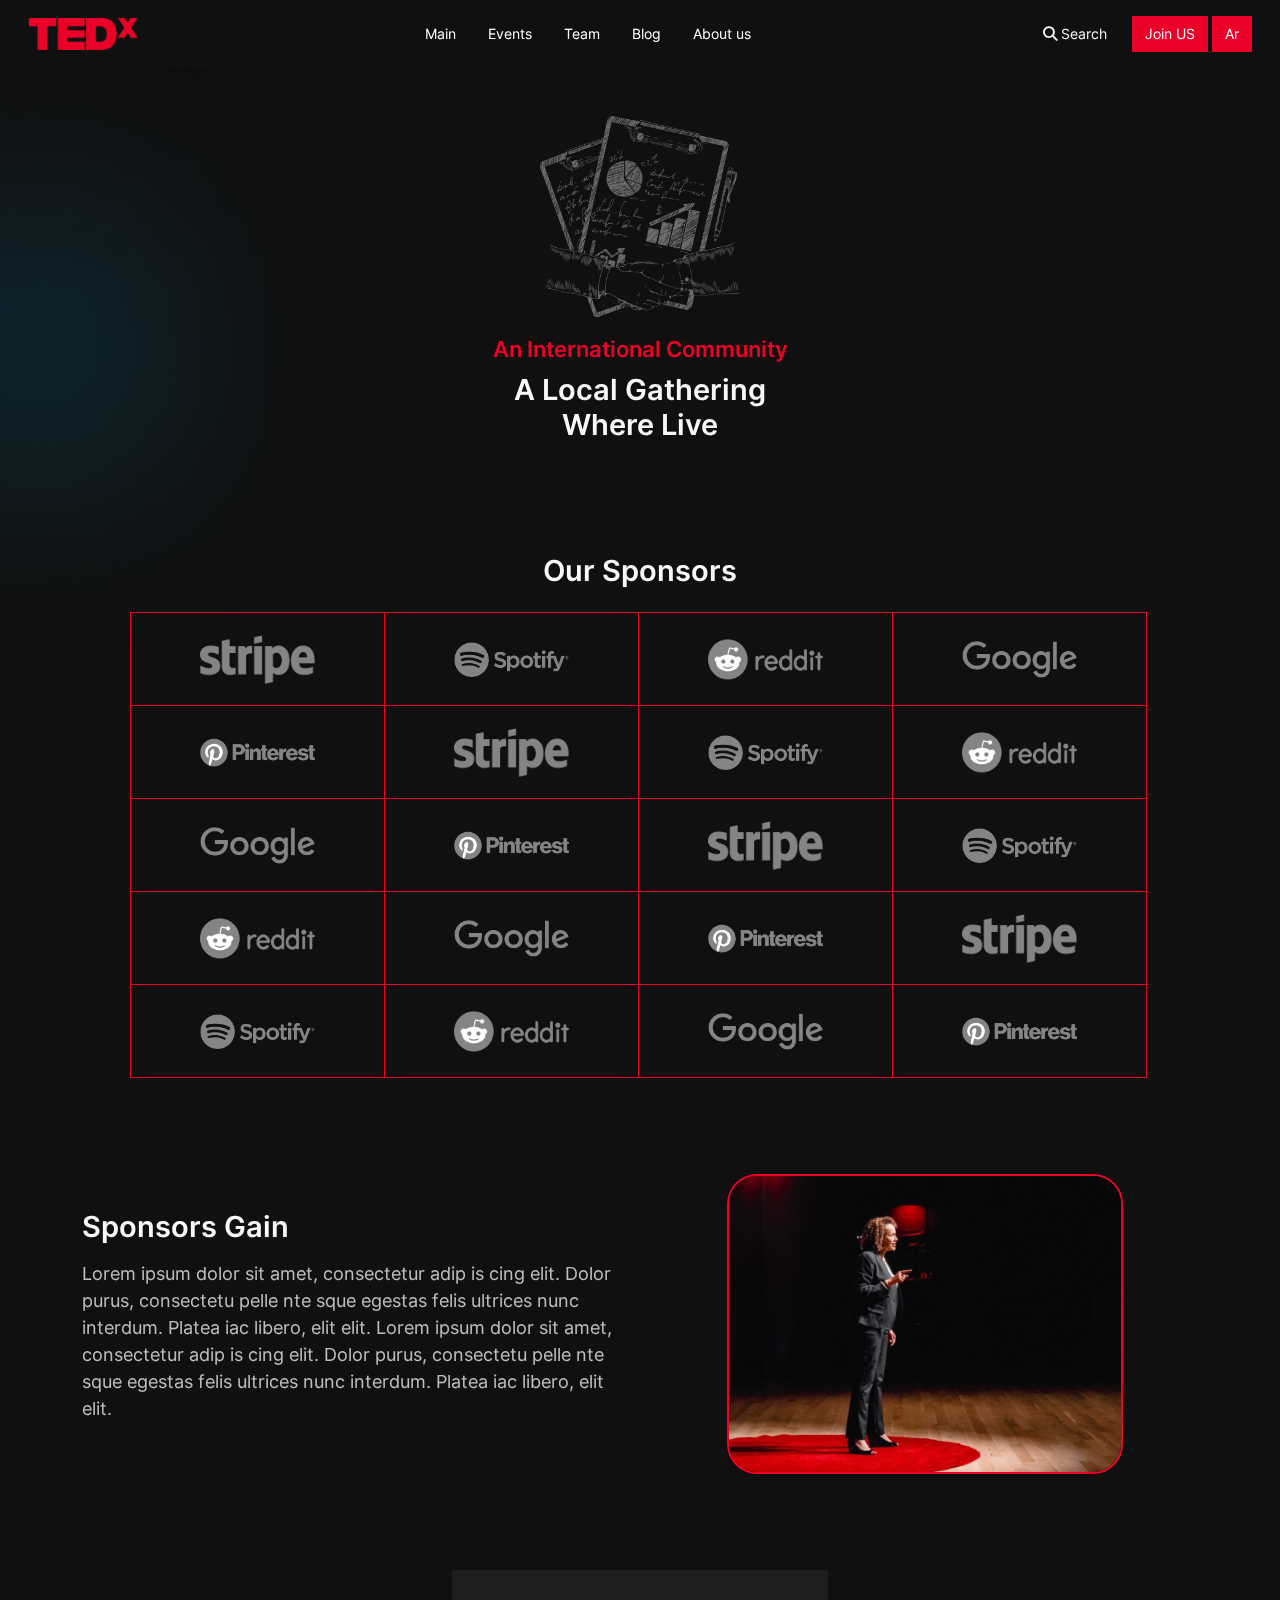
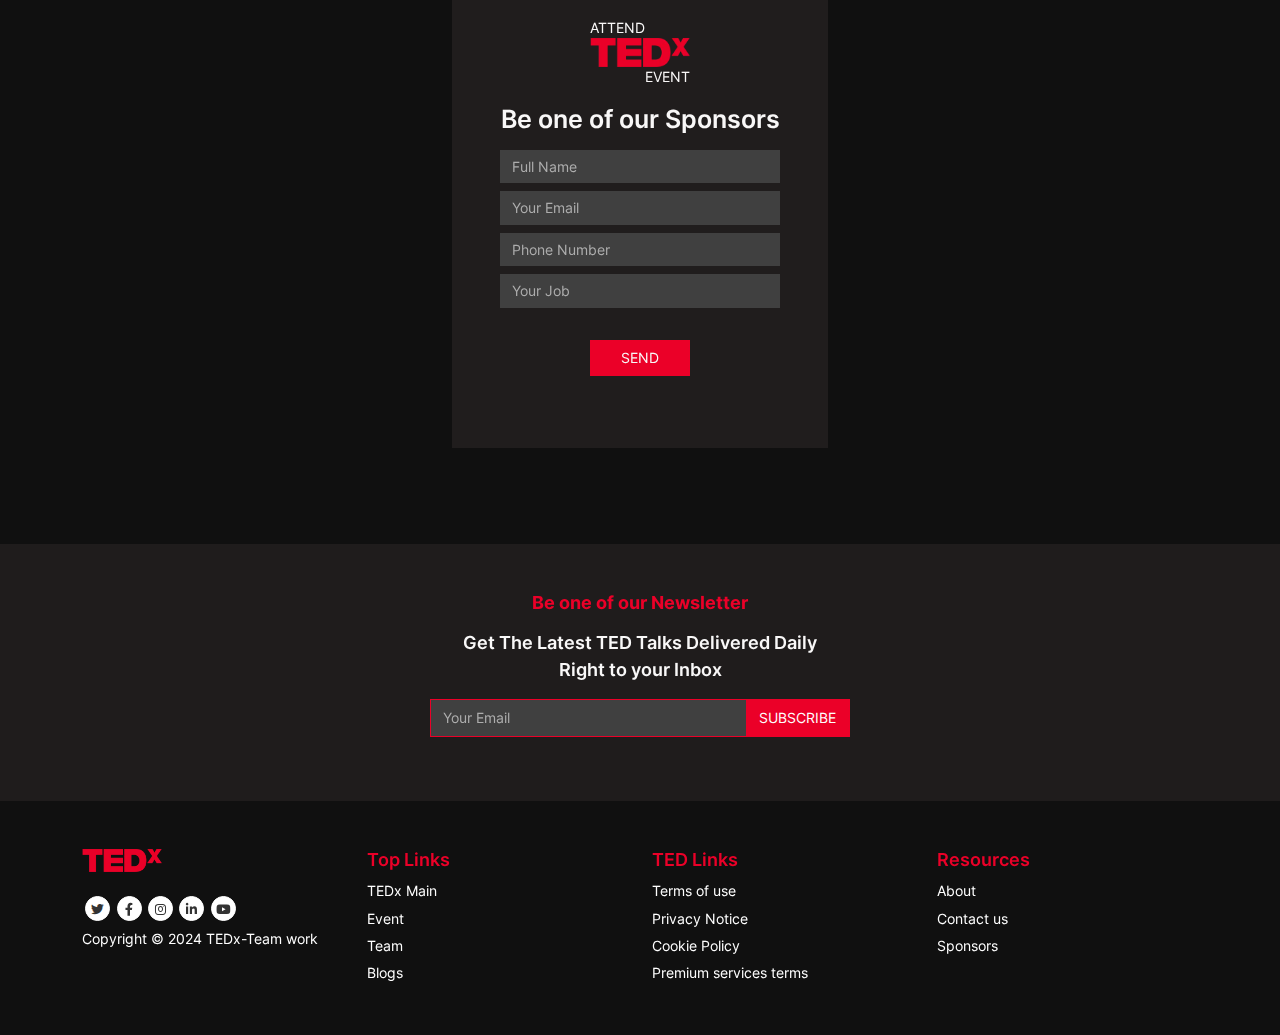
<file: Tedx/wwwroot/sponsors.html>
<!DOCTYPE html>
<html lang="en" dir="ltr">
  <head>
    <!-- Required meta tags -->
    <meta charset="utf-8" />
    <meta http-equiv="Content-type" content="text/html; charset=utf-8" />
    <meta http-equiv="X-UA-Compatible" content="IE=9" />
    <meta http-equiv="Expires" content="0" />
    <meta
      name="viewport"
      content="width=device-width, initial-scale=1, maximum-scale=2"
    />

    <meta name="keywords" content="Services, Home , Location, strategic," />
    <meta name="author" content="TEDx Team" />
    <meta name="title" content="TEDx Mobile Application Home" />
    <meta
      name="description"
      content="Join some of your favorite TED speakers and a global community of learners who want to stay curious, imagine and thrive."
    />

    <meta name="copyright" content="Copyright TEDx - 2024" />
    <meta name="email" content="Info@TEDx" />
    <meta name="robots" content="INDEX,FOLLOW" />

    <!--  Essential META Tags -->
    <meta property="og:type" content="website" />
    <meta property="og:url" content=" " />
    <meta property="og:title" content="TED Courses" />
    <meta
      property="og:description"
      content="Join some of your favorite TED speakers and a global community of learners who want to stay curious, imagine and thrive."
    />
    <meta
      property="og:image"
      content="https://assets-global.website-files.com/62cb80a739ca03e7dfee8efe/62cc6505c391d30f31926928_TED-courses.png"
    />
    <meta property="og:site_name" content="TEDx Application" />

    <!--  social media tags -->
    <meta name="twitter:card" content="summary_large_image" />
    <meta name="twitter:url" content=" " />
    <meta name="twitter:creator" content="@twitter" />
    <meta name="twitter:title" content="TED Courses" />
    <meta
      name="twitter:description"
      content="Join some of your favorite TED speakers and a global community of learners who want to stay curious, imagine and thrive."
    />
    <meta
      name="twitter:image"
      content=".https://assets-global.website-files.com/62cb80a739ca03e7dfee8efe/62cc6505c391d30f31926928_TED-courses.png"
    />
    <meta name="twitter:image:alt" content="TEDx Courses" />
    <link rel="alternate" href="./assets/imgs/logo.png" media="all" />

    <!--  Non-Essential, But Required for Analytics -->
    <meta property="fb:app_id" content="100085894330941" />
    <meta name="twitter:site" content="@twitter" />
    <meta property="og:locale" content="en_EG" />
    <meta property="og:locale:alternate" content="ar_EG" />

    <meta name="msapplication-TileImage" content="./assets/imgs/logo.png" />
    <meta name="msapplication-TileColor" content="#95c123" />

    <!--  site map -->
    <meta name="google-site-verification" content="" />

    <title>TEDx</title>
    <link rel="stylesheet" href="css/all.min.css" />
    <link rel="stylesheet" href="css/bootstrap.min.css" />
    <!-- <link rel="stylesheet" href="css/bootstrap.rtl.min.css" /> -->
    <link rel="stylesheet" href="css/tempusdominus-bootstrap.css" />
    <!-- carousel slider  -->
    <link rel="stylesheet" href="css/owl.carousel.min.css" />
    <!-- animation -->
    <link rel="stylesheet" href="css/animate.css" />
    <!-- custom style  -->
    <link rel="stylesheet" href="css/style.css" />
    <!-- rtl style  -->
    <!-- <link rel="stylesheet" href="css/style-ar.css" /> -->

    <!-- Favicons -->
    <link href="assets/imgs/favicon.ico" rel="shortcut icon" />
    <link href="assets/imgs/favicon.webp" rel="apple-touch-icon" />
  </head>
  <body>
    <!-- Start Navbar -->
    <nav
      class="navbar sticky-top fixed-top navbar-dark bg-dark navbar-expand-lg shadow-sm py-2 px-3"
      id="header"
    >
      <div class="container-fluid">
        <a class="navbar-brand py-2" href="index.html"
          ><img src="./assets/imgs/logo.webp" width="110" alt="logo TEDx"
        /></a>
        <button
          class="navbar-toggler border-0"
          type="button"
          data-bs-toggle="collapse"
          data-bs-target="#navbarText"
          aria-controls="navbarText"
          aria-expanded="false"
          aria-label="Toggle navigation"
        >
          <span class="navbar-toggler-icon"></span>
        </button>

        <div class="collapse navbar-collapse" id="navbarText">
          <ul class="navbar-nav mx-auto mb-2 mx-3 mb-lg-0">
            <li class="nav-item px-2">
              <a class="nav-link" aria-current="page" href="index.html"
                >Main</a
              >
            </li>
            <li class="nav-item px-2">
              <a class="nav-link" href="events.html">Events</a>
            </li>
            <li class="nav-item px-2">
              <a class="nav-link" href="team.html">Team</a>
            </li>
            <li class="nav-item px-2">
              <a class="nav-link" href="blogs.html">Blog</a>
            </li>
            <li class="nav-item px-2">
              <a class="nav-link" href="about-us.html">About us</a>
            </li>
          </ul>
          <span class="navbar-text float-end">
            <a href="search.html" type="button" class="btn btn-link open_search mx-2 text-light text-decoration-none">
              <i class="fa-solid fa-magnifying-glass"></i> Search
            </a>
            <button
              type="button"
              class="btn btn-primary text-light rounded-0">
              Join US
            </button>
            <button
              type="button"
              class="btn btn-primary text-light rounded-0">
              Ar
            </button>
          </span>
        </div>
      </div>
    </nav>
    <!-- End Navbar -->

    <!-- Start Main content -->
    <main class="content">

      <!-- Start banner section -->
      <section class="content_sponsorBanner py-5 text-center">
        <div class="container">
           <img class="mb-3" src="assets/imgs/Frame.png" alt="">
           <p class="text-primary mb-2 fw-bold fs-4">An International Community</p>
           <h3 class="fw-bold fs-2 text-light">
            A Local Gathering <br>Where Live
           </h3>
        </div>
      </section>
      <!-- End banner section -->

      <!-- Start our sponsors section -->
      <section class="content_sponsorList py-5 text-center">
        <div class="container">
          <h3 class="fw-bold fs-2 text-light mb-4">Our Sponsors</h3>
          <div class="items d-flex align-items-center flex-wrap px-md-5">
            <div class="sponsore">
              <img src="assets/imgs/stripe.png" alt="stripe">
            </div>
            <div class="sponsore">
              <img src="assets/imgs/spotify.png" alt="spotify">
            </div>
            <div class="sponsore">
              <img src="assets/imgs/Artwork.png" alt="Artwork">
            </div>
            <div class="sponsore">
              <img src="assets/imgs/google.png" alt="google">
            </div>
            <div class="sponsore">
              <img src="assets/imgs/pinterest.png" alt="pinterest">
            </div>
            <div class="sponsore">
              <img src="assets/imgs/stripe.png" alt="stripe">
            </div>
            <div class="sponsore">
              <img src="assets/imgs/spotify.png" alt="spotify">
            </div>
            <div class="sponsore">
              <img src="assets/imgs/Artwork.png" alt="Artwork">
            </div>
            <div class="sponsore">
              <img src="assets/imgs/google.png" alt="google">
            </div>
            <div class="sponsore">
              <img src="assets/imgs/pinterest.png" alt="pinterest">
            </div>
            <div class="sponsore">
              <img src="assets/imgs/stripe.png" alt="stripe">
            </div>
            <div class="sponsore">
              <img src="assets/imgs/spotify.png" alt="spotify">
            </div>
            <div class="sponsore">
              <img src="assets/imgs/Artwork.png" alt="Artwork">
            </div>
            <div class="sponsore">
              <img src="assets/imgs/google.png" alt="google">
            </div>
            <div class="sponsore">
              <img src="assets/imgs/pinterest.png" alt="pinterest">
            </div>
            <div class="sponsore">
              <img src="assets/imgs/stripe.png" alt="stripe">
            </div>
            <div class="sponsore">
              <img src="assets/imgs/spotify.png" alt="spotify">
            </div>
            <div class="sponsore">
              <img src="assets/imgs/Artwork.png" alt="Artwork">
            </div>
            <div class="sponsore">
              <img src="assets/imgs/google.png" alt="google">
            </div>
            <div class="sponsore">
              <img src="assets/imgs/pinterest.png" alt="pinterest">
            </div>
          </div>  
        </div>
      </section>
      <!-- End our sponsors section -->

      <!-- Start sponsors section -->
      <section class="content_info py-5 bg-none">
        <div class="container">
          <div class="row align-items-center g-4">
            <div class="col-md-6">
              <h3 class="fw-bold fs-2 text-light">Sponsors Gain</h3>
              <p class="fs-5 text-light opacity-75">
                Lorem ipsum dolor sit amet, consectetur adip is cing elit. Dolor
                purus, consectetu pelle nte sque egestas felis ultrices nunc
                interdum. Platea iac libero, elit elit.
                Lorem ipsum dolor sit amet, consectetur adip is cing elit. Dolor
                purus, consectetu pelle nte sque egestas felis ultrices nunc
                interdum. Platea iac libero, elit elit.
              </p>
            </div>
            <div class="col-md-6 text-center sponsore-img">
                <img src="assets/imgs/22.png" alt="">
            </div>
          </div>
        </div>
      </section>
      <!-- End sponsors section -->

      <!-- Start sponsor form section -->
      <section class="content_form py-5">
        <div class="container">
          <div class="main-form p-sm-5 p-3 mb-5">
            <div class="text-center">
              <div class="d-inline-block mb-3">
                <span class="text-uppercase d-block text-light text-start">ATTEND</span>
                <img src="assets/imgs/logo.webp" width="100" alt="">
                <span class="text-uppercase d-block text-light text-end">EVENT</span>
              </div>
              <h3 class="text-light fs-3 fw-bold">Be one of our Sponsors</h3>
              <form>
                <input type="text" class="form-control mb-2 rounded-0 border-0" placeholder="Full Name">
                <input type="email" class="form-control mb-2 rounded-0 border-0" placeholder="Your Email">
                <input type="tel" class="form-control mb-2 rounded-0 border-0" placeholder="Phone Number">
                <input type="text" class="form-control mb-2 rounded-0 border-0" placeholder="Your Job">
                <button type="submit" class="btn btn-primary text-light rounded-0 text-uppercase my-4 px-2" onclick="location.href = '';">
                  SEND
                </button>
              </form>
            </div>
          </div>
        </div>
      </section>
      <!-- End sponsor form section -->

      <!-- Start newsletter section -->
      <section class="content_newsLetter text-center py-5">
        <div class="container">
            <h3 class="text-primary fs-5">Be one of our Newsletter</h3>
            <p class="fw-bold text-light fs-5">Get The Latest TED Talks Delivered Daily <br>Right to your Inbox</p>
            <div class="input-group mb-3">
              <input type="text" class="form-control rounded-0" placeholder="Your Email">
              <button class="btn btn-primary rounded-0" type="button">SUBSCRIBE</button>
            </div>
        </div>
      </section>
      <!-- End newsletter section -->
    </main>

    <!-- Start footer -->
    <section class="footer py-5">
      <div class="container">
        <div class="row align-items-start g-4">
          <div class="col-lg-3 col-md-12">
            <div class="info">
              <img src="./assets/imgs/logo.webp" alt="" />
              <ul class="mt-4 mb-2 list-group list-group-horizontal social-links align-items-center">
                <li class="list-group-item">
                  <a href="#" title="twitter"><i class="fa-brands fa-twitter"></i></a>
                </li>
                <li class="list-group-item">
                  <a href="#" title="facebook"><i class="fa-brands fa-facebook-f"></i></a>
                </li>
                <li class="list-group-item">
                  <a href="#" title="facebook"><i class="fa-brands fa-instagram"></i></a>
                </li>
                <li class="list-group-item">
                  <a href="#" title="instagram"><i class="fa-brands fa-linkedin-in"></i></a>
                </li>
                <li class="list-group-item">
                  <a href="#" title="snapchat"><i class="fa-brands fa-youtube"></i></a>
                </li>
              </ul>
              <p>Copyright &copy; 2024 TEDx-Team work</p>
            </div>
          </div>
          <div class="col-lg-3 col-md-4">
            <h5 class="text-primary fw-bold">Top Links</h5>
            <ul class="links list-unstyled lh-lg mb-0">
              <li><a href="index.html">TEDx Main</a></li>
              <li><a href="events.html">Event</a></li>
              <li><a href="team.html">Team</a></li>
              <li><a href="blogs.html">Blogs</a></li>
            </ul>
          </div>
          <div class="col-lg-3 col-md-4">
            <h5 class="text-primary fw-bold">TED Links</h5>
            <ul class="links list-unstyled lh-lg mb-0">
              <li><a href="terms&conditions.html">Terms of use</a></li>
              <li><a href="privacy-policy.html">Privacy Notice</a></li>
              <li><a href="#">Cookie Policy</a></li>
              <li><a href="#">Premium services terms</a></li>
            </ul>
          </div>
          <div class="col-lg-3 col-md-4">
            <h5 class="text-primary fw-bold">Resources</h5>
            <ul class="links list-unstyled lh-lg mb-0">
              <li><a href="about-us.html">About</a></li>
              <li><a href="#">Contact us</a></li>
              <li><a href="sponsors.html">Sponsors</a></li>
            </ul>
          </div>
        </div>
      </div>
    </section>
    <!-- End footer -->

    <!-- scroll to top -->
    <div class="scroll-top shadow wow slideInDown">
      <i class="fas fa-chevron-up"></i>
    </div>

    <script src="js/jquery.js"></script>
    <script src="js/bootstrap.bundle.min.js"></script>

    <script src="js/moment.js"></script>
    <script src="js/tempusdominus-bootstrap.js"></script>
    <!-- carousel slider  -->
    <script src="js/owl.carousel.min.js"></script>

    <!-- custom js  -->
    <script src="js/scripts.js"></script>
    <!-- animation js -->
    <script src="js/wow.js"></script>
    <script>
      new WOW().init();
    </script>
  </body>
</html>
</file>
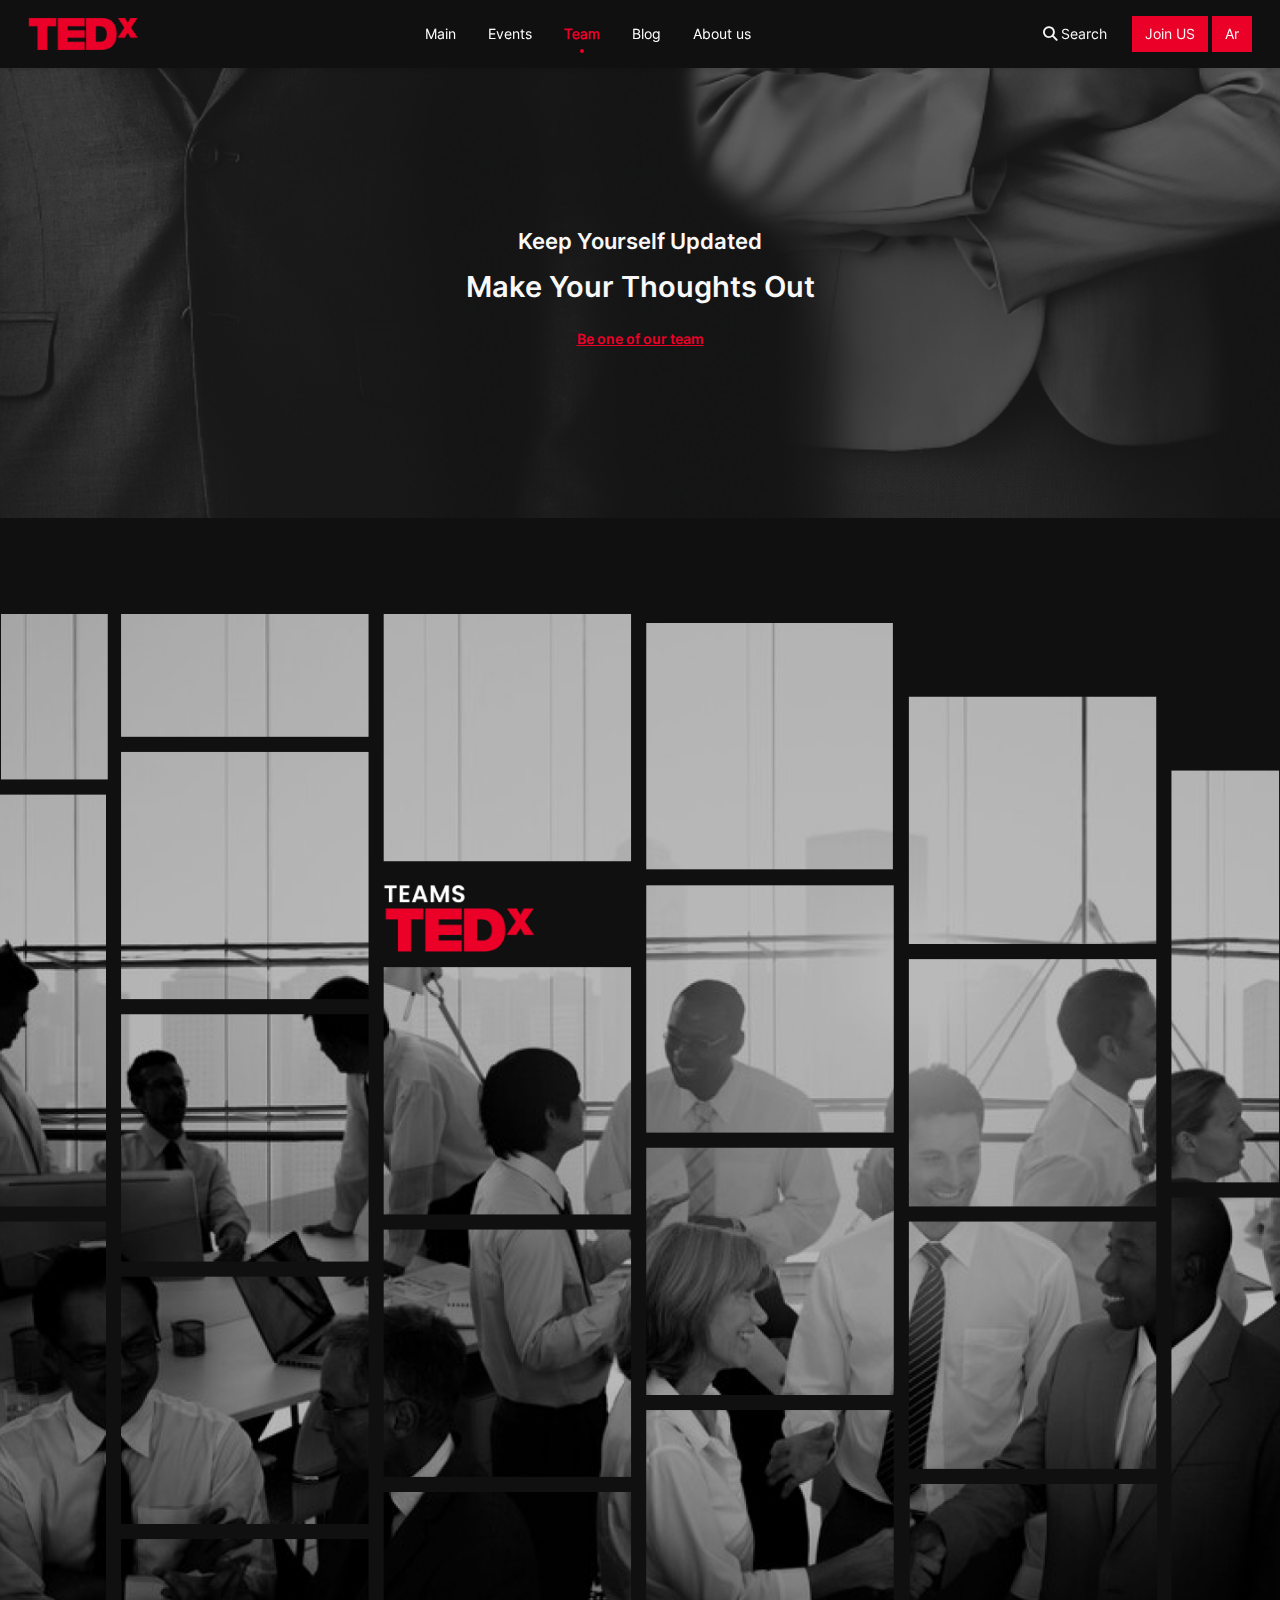
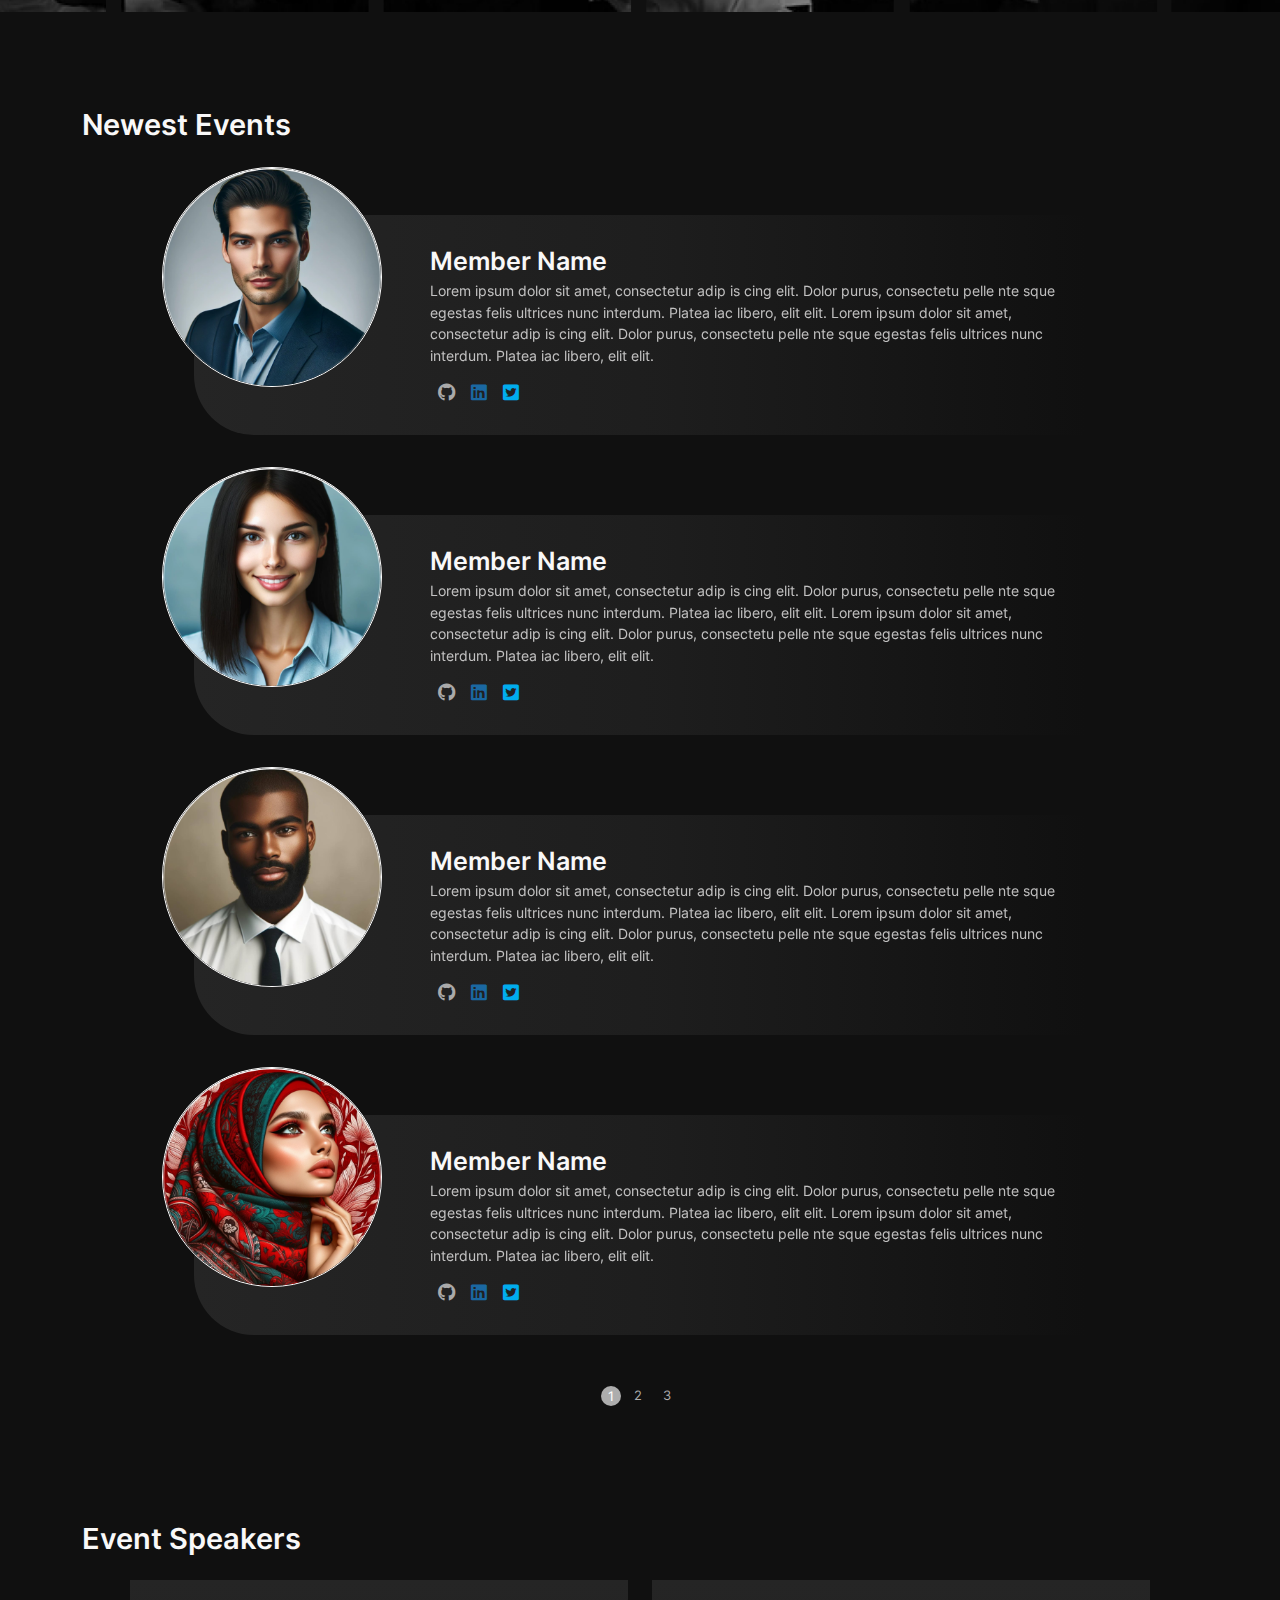
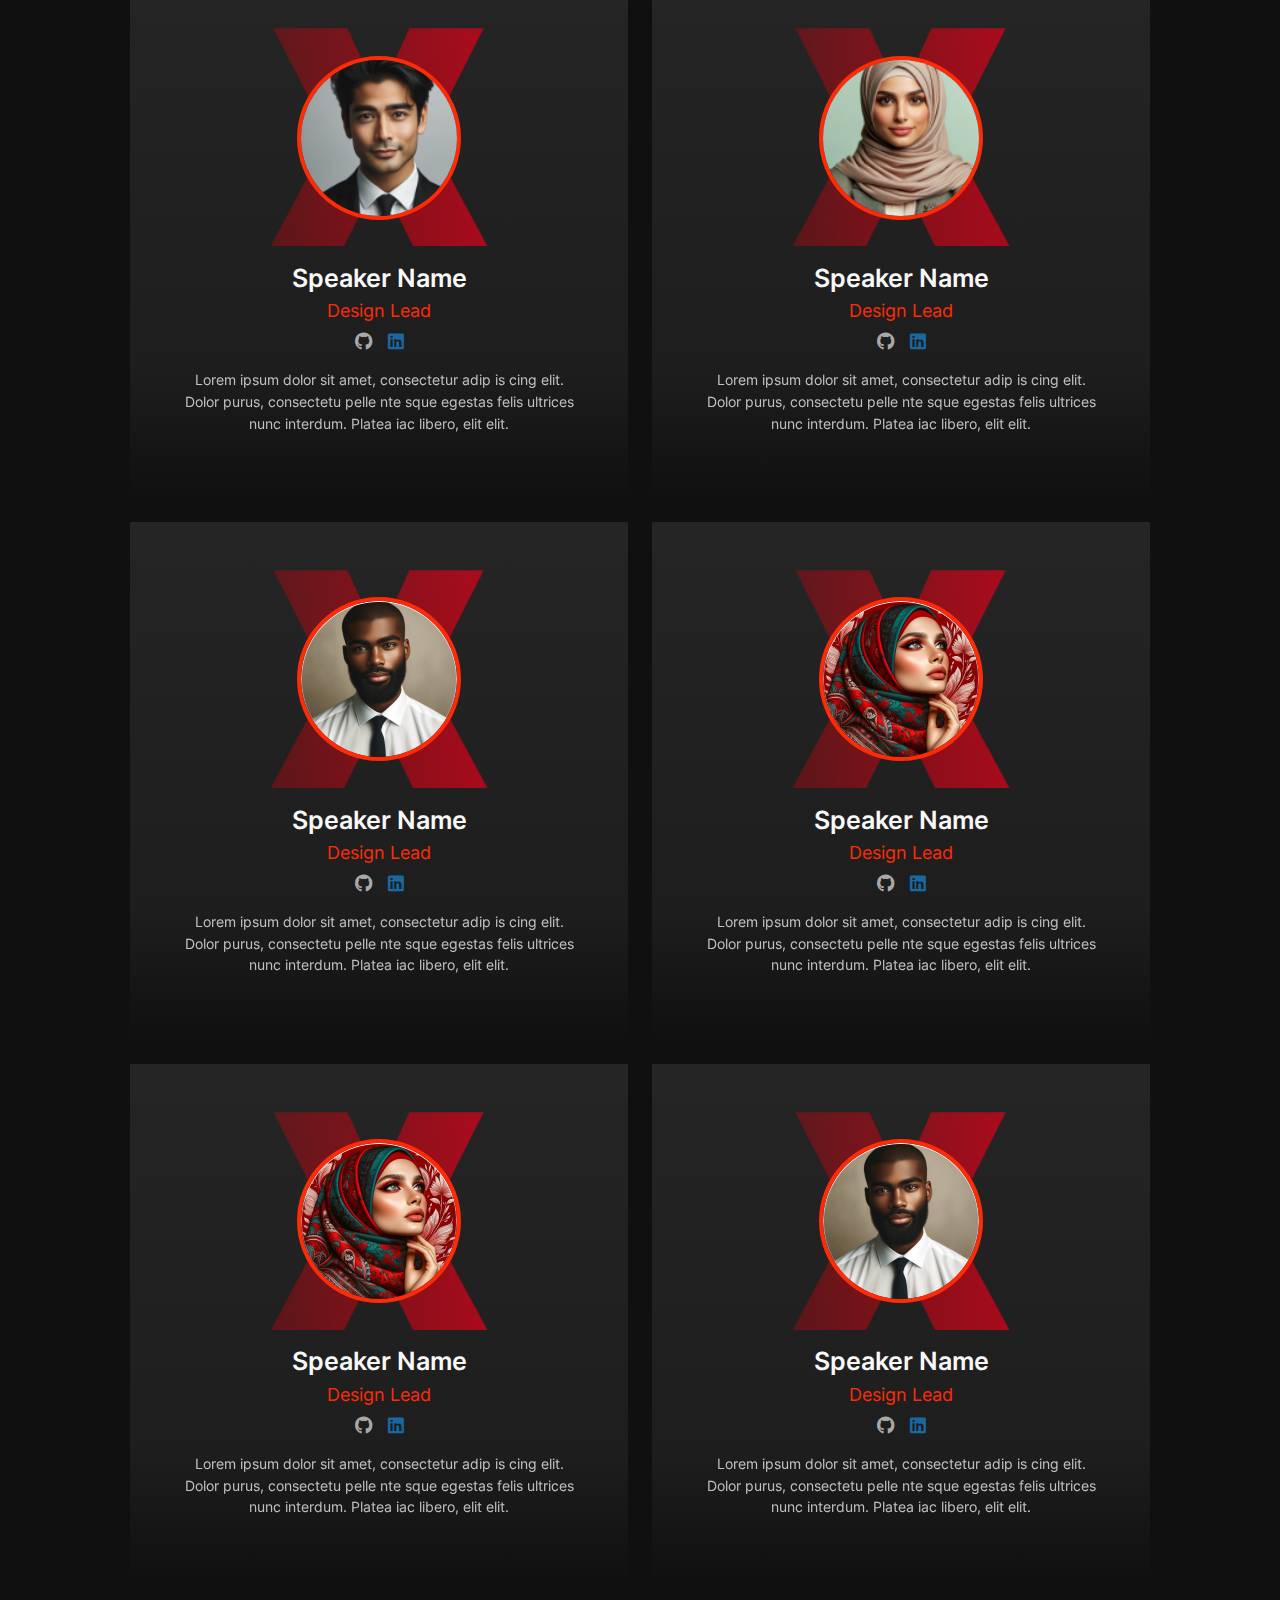
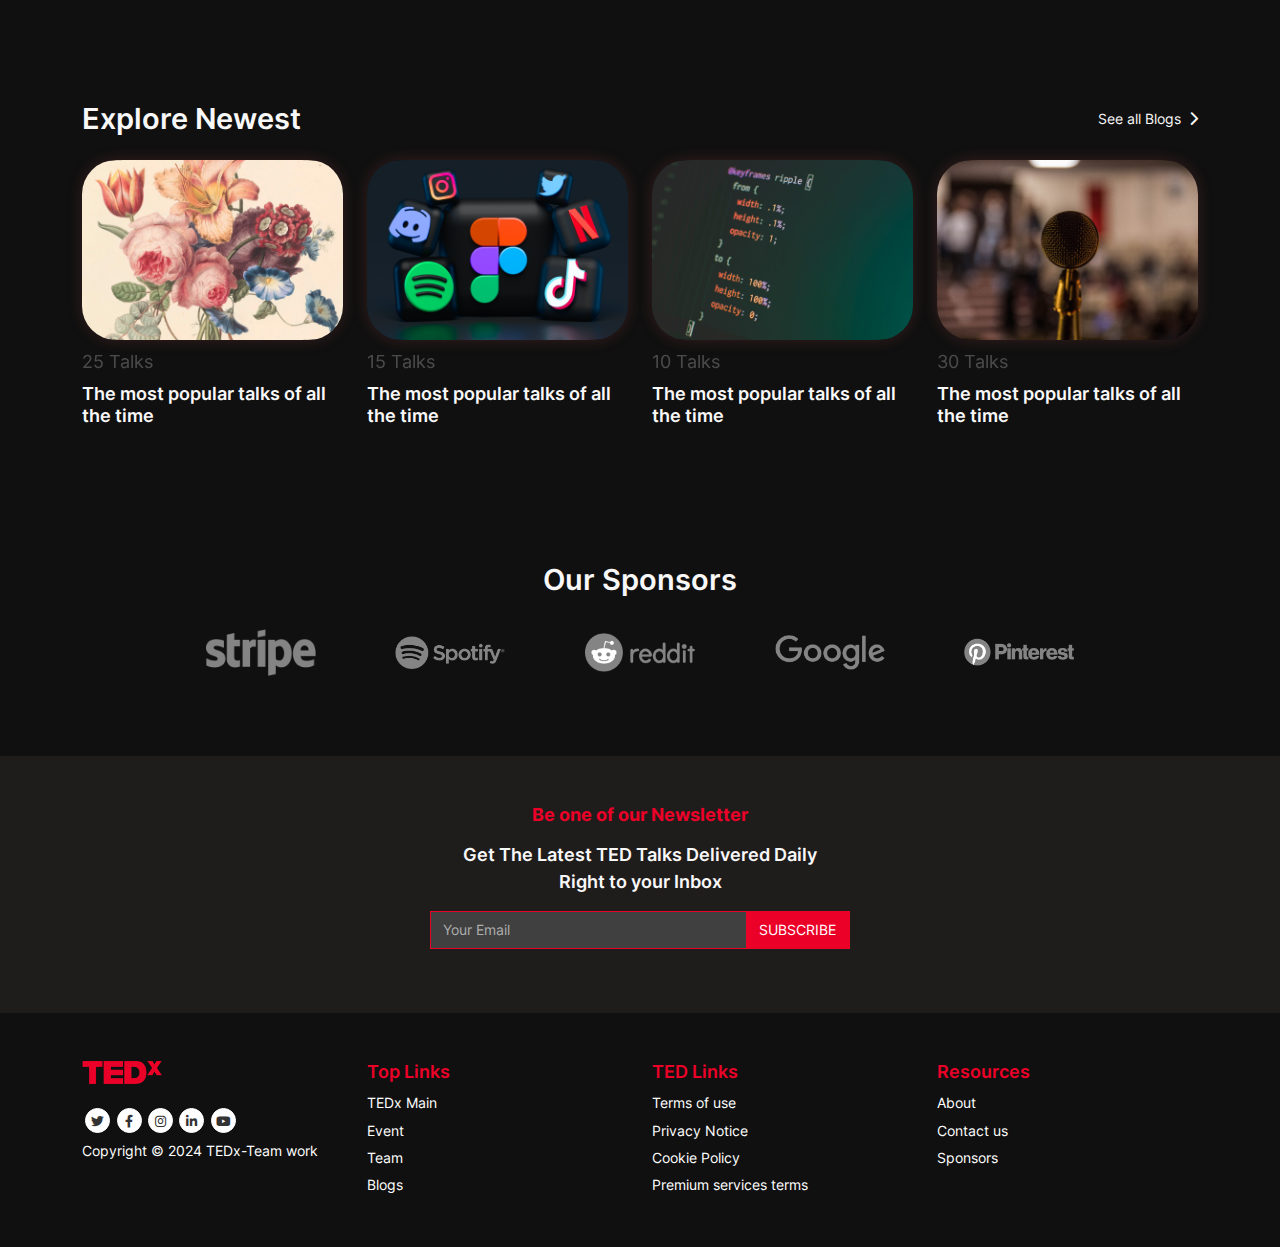
<file: Tedx/wwwroot/team.html>
<!DOCTYPE html>
<html lang="en" dir="ltr">
  <head>
    <!-- Required meta tags -->
    <meta charset="utf-8" />
    <meta http-equiv="Content-type" content="text/html; charset=utf-8" />
    <meta http-equiv="X-UA-Compatible" content="IE=9" />
    <meta http-equiv="Expires" content="0" />
    <meta
      name="viewport"
      content="width=device-width, initial-scale=1, maximum-scale=2"
    />

    <meta name="keywords" content="Services, Home , Location, strategic," />
    <meta name="author" content="TEDx Team" />
    <meta name="title" content="TEDx Mobile Application Home" />
    <meta
      name="description"
      content="Join some of your favorite TED speakers and a global community of learners who want to stay curious, imagine and thrive."
    />

    <meta name="copyright" content="Copyright TEDx - 2024" />
    <meta name="email" content="Info@TEDx" />
    <meta name="robots" content="INDEX,FOLLOW" />

    <!--  Essential META Tags -->
    <meta property="og:type" content="website" />
    <meta property="og:url" content=" " />
    <meta property="og:title" content="TED Courses" />
    <meta
      property="og:description"
      content="Join some of your favorite TED speakers and a global community of learners who want to stay curious, imagine and thrive."
    />
    <meta
      property="og:image"
      content="https://assets-global.website-files.com/62cb80a739ca03e7dfee8efe/62cc6505c391d30f31926928_TED-courses.png"
    />
    <meta property="og:site_name" content="TEDx Application" />

    <!--  social media tags -->
    <meta name="twitter:card" content="summary_large_image" />
    <meta name="twitter:url" content=" " />
    <meta name="twitter:creator" content="@twitter" />
    <meta name="twitter:title" content="TED Courses" />
    <meta
      name="twitter:description"
      content="Join some of your favorite TED speakers and a global community of learners who want to stay curious, imagine and thrive."
    />
    <meta
      name="twitter:image"
      content=".https://assets-global.website-files.com/62cb80a739ca03e7dfee8efe/62cc6505c391d30f31926928_TED-courses.png"
    />
    <meta name="twitter:image:alt" content="TEDx Courses" />
    <link rel="alternate" href="./assets/imgs/logo.png" media="all" />

    <!--  Non-Essential, But Required for Analytics -->
    <meta property="fb:app_id" content="100085894330941" />
    <meta name="twitter:site" content="@twitter" />
    <meta property="og:locale" content="en_EG" />
    <meta property="og:locale:alternate" content="ar_EG" />

    <meta name="msapplication-TileImage" content="./assets/imgs/logo.png" />
    <meta name="msapplication-TileColor" content="#95c123" />

    <!--  site map -->
    <meta name="google-site-verification" content="" />

    <title>TEDx</title>
    <link rel="stylesheet" href="css/all.min.css" />
    <link rel="stylesheet" href="css/bootstrap.min.css" />
    <!-- <link rel="stylesheet" href="css/bootstrap.rtl.min.css" /> -->
    <link rel="stylesheet" href="css/tempusdominus-bootstrap.css" />
    <!-- carousel slider  -->
    <link rel="stylesheet" href="css/owl.carousel.min.css" />
    <!-- animation -->
    <link rel="stylesheet" href="css/animate.css" />
    <!-- custom style  -->
    <link rel="stylesheet" href="css/style.css" />
    <!-- rtl style  -->
    <!-- <link rel="stylesheet" href="css/style-ar.css" /> -->

    <!-- Favicons -->
    <link href="assets/imgs/favicon.ico" rel="shortcut icon" />
    <link href="assets/imgs/favicon.webp" rel="apple-touch-icon" />
  </head>
  <body>
    <!-- Start Navbar -->
    <nav
      class="navbar sticky-top fixed-top navbar-dark bg-dark navbar-expand-lg shadow-sm py-2 px-3"
      id="header"
    >
      <div class="container-fluid">
        <a class="navbar-brand py-2" href="index.html"
          ><img src="./assets/imgs/logo.webp" width="110" alt="logo TEDx"
        /></a>
        <button
          class="navbar-toggler border-0"
          type="button"
          data-bs-toggle="collapse"
          data-bs-target="#navbarText"
          aria-controls="navbarText"
          aria-expanded="false"
          aria-label="Toggle navigation"
        >
          <span class="navbar-toggler-icon"></span>
        </button>

        <div class="collapse navbar-collapse" id="navbarText">
          <ul class="navbar-nav mx-auto mb-2 mx-3 mb-lg-0">
            <li class="nav-item px-2">
              <a class="nav-link" href="index.html">Main</a>
            </li>
            <li class="nav-item px-2">
              <a class="nav-link" aria-current="page" href="events.html"
                >Events</a
              >
            </li>
            <li class="nav-item px-2">
              <a class="nav-link active" href="team.html">Team</a>
            </li>
            <li class="nav-item px-2">
              <a class="nav-link" href="blogs.html">Blog</a>
            </li>
            <li class="nav-item px-2">
              <a class="nav-link" href="about-us.html">About us</a>
            </li>
          </ul>
          <span class="navbar-text float-end">
            <a
              href="search.html"
              type="button"
              class="btn btn-link open_search mx-2 text-light text-decoration-none"
            >
              <i class="fa-solid fa-magnifying-glass"></i> Search
            </a>
            <button type="button" class="btn btn-primary text-light rounded-0">
              Join US
            </button>
            <button type="button" class="btn btn-primary text-light rounded-0">
              Ar
            </button>
          </span>
        </div>
      </div>
    </nav>
    <!-- End Navbar -->

    <!-- Start Main content -->
    <main class="content">
      <!-- Start top banner  -->
      <section class="content_bannerTeam py-5 mb-5 text-center">
        <div class="container">
          <h3 class="fw-bold fs-2 text-light">
            <span class="d-block mb-3 fs-4">Keep Yourself Updated</span>
            Make Your Thoughts Out
          </h3>
          <button
            type="button"
            class="btn btn-link text-primary fw-bold px-0"
            onclick="location.href = '';"
          >
            Be one of our team
          </button>
        </div>
      </section>
      <!-- End top banner  -->

      <!-- Start team banner -->
      <section class="py-5">
        <img src="assets/imgs/bg-team.png" width="100%" alt="" />
      </section>
      <!-- End team banner -->

      <!-- Start event team section -->
      <section class="content_teamMember py-5">
        <div class="container">
          <h3 class="fw-bold fs-2 text-light mb-4">Newest Events</h3>
          <div class="team pt-5">
            <div class="d-flex align-items-center item">
              <div class="member-img">
                <img src="assets/imgs/Ellipse1.png" alt="" />
              </div>
              <div class="info p-sm-3 py-3">
                <h3 class="text-light fs-3 fw-bold mb-1">Member Name</h3>
                <p class="fs-6 text-light opacity-75">
                  Lorem ipsum dolor sit amet, consectetur adip is cing elit.
                  Dolor purus, consectetu pelle nte sque egestas felis ultrices
                  nunc interdum. Platea iac libero, elit elit. Lorem ipsum dolor
                  sit amet, consectetur adip is cing elit. Dolor purus,
                  consectetu pelle nte sque egestas felis ultrices nunc
                  interdum. Platea iac libero, elit elit.
                </p>
                <div class="d-flex two-icons">
                  <a href="#" class="mx-2"
                    ><i class="fa-brands fa-github fs-5"></i
                  ></a>
                  <a href="#" class="mx-2"
                    ><i class="fa-brands fa-linkedin fs-5"></i
                  ></a>
                  <a href="#" class="mx-2"
                    ><i class="fa-brands fa-square-twitter fs-5"></i
                  ></a>
                </div>
              </div>
            </div>
            <div class="d-flex align-items-center item">
              <div class="member-img">
                <img src="assets/imgs/Ellipse2.png" alt="" />
              </div>
              <div class="info p-sm-3 py-3">
                <h3 class="text-light fs-3 fw-bold mb-1">Member Name</h3>
                <p class="fs-6 text-light opacity-75">
                  Lorem ipsum dolor sit amet, consectetur adip is cing elit.
                  Dolor purus, consectetu pelle nte sque egestas felis ultrices
                  nunc interdum. Platea iac libero, elit elit. Lorem ipsum dolor
                  sit amet, consectetur adip is cing elit. Dolor purus,
                  consectetu pelle nte sque egestas felis ultrices nunc
                  interdum. Platea iac libero, elit elit.
                </p>
                <div class="d-flex two-icons">
                  <a href="#" class="mx-2"
                    ><i class="fa-brands fa-github fs-5"></i
                  ></a>
                  <a href="#" class="mx-2"
                    ><i class="fa-brands fa-linkedin fs-5"></i
                  ></a>
                  <a href="#" class="mx-2"
                    ><i class="fa-brands fa-square-twitter fs-5"></i
                  ></a>
                </div>
              </div>
            </div>
            <div class="d-flex align-items-center item">
              <div class="member-img">
                <img src="assets/imgs/Ellipse4.png" alt="" />
              </div>
              <div class="info p-sm-3 py-3">
                <h3 class="text-light fs-3 fw-bold mb-1">Member Name</h3>
                <p class="fs-6 text-light opacity-75">
                  Lorem ipsum dolor sit amet, consectetur adip is cing elit.
                  Dolor purus, consectetu pelle nte sque egestas felis ultrices
                  nunc interdum. Platea iac libero, elit elit. Lorem ipsum dolor
                  sit amet, consectetur adip is cing elit. Dolor purus,
                  consectetu pelle nte sque egestas felis ultrices nunc
                  interdum. Platea iac libero, elit elit.
                </p>
                <div class="d-flex two-icons">
                  <a href="#" class="mx-2"
                    ><i class="fa-brands fa-github fs-5"></i
                  ></a>
                  <a href="#" class="mx-2"
                    ><i class="fa-brands fa-linkedin fs-5"></i
                  ></a>
                  <a href="#" class="mx-2"
                    ><i class="fa-brands fa-square-twitter fs-5"></i
                  ></a>
                </div>
              </div>
            </div>
            <div class="d-flex align-items-center item">
              <div class="member-img">
                <img src="assets/imgs/Ellipse3.png" alt="" />
              </div>
              <div class="info p-sm-3 py-3">
                <h3 class="text-light fs-3 fw-bold mb-1">Member Name</h3>
                <p class="fs-6 text-light opacity-75">
                  Lorem ipsum dolor sit amet, consectetur adip is cing elit.
                  Dolor purus, consectetu pelle nte sque egestas felis ultrices
                  nunc interdum. Platea iac libero, elit elit. Lorem ipsum dolor
                  sit amet, consectetur adip is cing elit. Dolor purus,
                  consectetu pelle nte sque egestas felis ultrices nunc
                  interdum. Platea iac libero, elit elit.
                </p>
                <div class="d-flex two-icons">
                  <a href="#" class="mx-2"
                    ><i class="fa-brands fa-github fs-5"></i
                  ></a>
                  <a href="#" class="mx-2"
                    ><i class="fa-brands fa-linkedin fs-5"></i
                  ></a>
                  <a href="#" class="mx-2"
                    ><i class="fa-brands fa-square-twitter fs-5"></i
                  ></a>
                </div>
              </div>
            </div>
          </div>
          <nav>
            <ul
              class="pagination pagination-sm justify-content-center align-items-center"
            >
              <li class="page-item active" aria-current="page">
                <span class="page-link">1</span>
              </li>
              <li class="page-item"><a class="page-link" href="#">2</a></li>
              <li class="page-item"><a class="page-link" href="#">3</a></li>
            </ul>
          </nav>
        </div>
      </section>
      <!-- Start event team section -->

      <!-- Start event speakers section -->
      <section class="content_speaker py-5">
        <div class="container">
          <h3 class="fw-bold fs-2 text-light mb-4">Event Speakers</h3>
          <div class="row speakers-slider text-center g-4 px-sm-5">
            <div class="col-md-6">
              <div class="item p-5">
                <span class="speaker-img">
                  <img src="assets/imgs/01.png" alt="speaker" />
                </span>
                <h5 class="text-light fs-3 fw-bold mb-1">Speaker Name</h5>
                <p class="mb-2 fs-5">Design Lead</p>
                <div class="d-flex justify-content-center two-icons mb-3">
                  <a href="#" class="mx-2"
                    ><i class="fa-brands fa-github fs-5"></i
                  ></a>
                  <a href="#" class="mx-2"
                    ><i class="fa-brands fa-linkedin fs-5"></i
                  ></a>
                </div>
                <p class="fs-6 text-light opacity-75 speaker-info">
                  Lorem ipsum dolor sit amet, consectetur adip is cing elit.
                  Dolor purus, consectetu pelle nte sque egestas felis ultrices
                  nunc interdum. Platea iac libero, elit elit.
                </p>
              </div>
            </div>
            <div class="col-md-6">
              <div class="item p-5">
                <span class="speaker-img">
                  <img src="assets/imgs/02.png" alt="speaker" />
                </span>
                <h5 class="text-light fs-3 fw-bold mb-1">Speaker Name</h5>
                <p class="mb-2 fs-5">Design Lead</p>
                <div class="d-flex justify-content-center two-icons mb-3">
                  <a href="#" class="mx-2"
                    ><i class="fa-brands fa-github fs-5"></i
                  ></a>
                  <a href="#" class="mx-2"
                    ><i class="fa-brands fa-linkedin fs-5"></i
                  ></a>
                </div>
                <p class="fs-6 text-light opacity-75 speaker-info">
                  Lorem ipsum dolor sit amet, consectetur adip is cing elit.
                  Dolor purus, consectetu pelle nte sque egestas felis ultrices
                  nunc interdum. Platea iac libero, elit elit.
                </p>
              </div>
            </div>
            <div class="col-md-6">
              <div class="item p-5">
                <span class="speaker-img">
                  <img src="assets/imgs/Ellipse4.png" alt="speaker" />
                </span>
                <h5 class="text-light fs-3 fw-bold mb-1">Speaker Name</h5>
                <p class="mb-2 fs-5">Design Lead</p>
                <div class="d-flex justify-content-center two-icons mb-3">
                  <a href="#" class="mx-2"
                    ><i class="fa-brands fa-github fs-5"></i
                  ></a>
                  <a href="#" class="mx-2"
                    ><i class="fa-brands fa-linkedin fs-5"></i
                  ></a>
                </div>
                <p class="fs-6 text-light opacity-75 speaker-info">
                  Lorem ipsum dolor sit amet, consectetur adip is cing elit.
                  Dolor purus, consectetu pelle nte sque egestas felis ultrices
                  nunc interdum. Platea iac libero, elit elit.
                </p>
              </div>
            </div>
            <div class="col-md-6">
              <div class="item p-5">
                <span class="speaker-img">
                  <img src="assets/imgs/Ellipse3.png" alt="speaker" />
                </span>
                <h5 class="text-light fs-3 fw-bold mb-1">Speaker Name</h5>
                <p class="mb-2 fs-5">Design Lead</p>
                <div class="d-flex justify-content-center two-icons mb-3">
                  <a href="#" class="mx-2"
                    ><i class="fa-brands fa-github fs-5"></i
                  ></a>
                  <a href="#" class="mx-2"
                    ><i class="fa-brands fa-linkedin fs-5"></i
                  ></a>
                </div>
                <p class="fs-6 text-light opacity-75 speaker-info">
                  Lorem ipsum dolor sit amet, consectetur adip is cing elit.
                  Dolor purus, consectetu pelle nte sque egestas felis ultrices
                  nunc interdum. Platea iac libero, elit elit.
                </p>
              </div>
            </div>
            <div class="col-md-6">
              <div class="item p-5">
                <span class="speaker-img">
                  <img src="assets/imgs/Ellipse3.png" alt="speaker" />
                </span>
                <h5 class="text-light fs-3 fw-bold mb-1">Speaker Name</h5>
                <p class="mb-2 fs-5">Design Lead</p>
                <div class="d-flex justify-content-center two-icons mb-3">
                  <a href="#" class="mx-2"
                    ><i class="fa-brands fa-github fs-5"></i
                  ></a>
                  <a href="#" class="mx-2"
                    ><i class="fa-brands fa-linkedin fs-5"></i
                  ></a>
                </div>
                <p class="fs-6 text-light opacity-75 speaker-info">
                  Lorem ipsum dolor sit amet, consectetur adip is cing elit.
                  Dolor purus, consectetu pelle nte sque egestas felis ultrices
                  nunc interdum. Platea iac libero, elit elit.
                </p>
              </div>
            </div>
            <div class="col-md-6">
              <div class="item p-5">
                <span class="speaker-img">
                  <img src="assets/imgs/Ellipse4.png" alt="speaker" />
                </span>
                <h5 class="text-light fs-3 fw-bold mb-1">Speaker Name</h5>
                <p class="mb-2 fs-5">Design Lead</p>
                <div class="d-flex justify-content-center two-icons mb-3">
                  <a href="#" class="mx-2"
                    ><i class="fa-brands fa-github fs-5"></i
                  ></a>
                  <a href="#" class="mx-2"
                    ><i class="fa-brands fa-linkedin fs-5"></i
                  ></a>
                </div>
                <p class="fs-6 text-light opacity-75 speaker-info">
                  Lorem ipsum dolor sit amet, consectetur adip is cing elit.
                  Dolor purus, consectetu pelle nte sque egestas felis ultrices
                  nunc interdum. Platea iac libero, elit elit.
                </p>
              </div>
            </div>
          </div>
        </div>
      </section>
      <!-- End event speakers section -->

      <!-- Start Explore Newest section  -->
      <section class="py-5 content_exploreNewest">
        <div class="container">
          <div class="d-flex justify-content-between align-items-center my-4">
            <h3 class="fw-bold fs-2 text-light mb-0">Explore Newest</h3>
            <a
              href="#"
              class="text-light text-decoration-none none fs-6 see-all"
              >See all Blogs<i class="fa-solid fa-chevron-right ms-2 fs-6"></i
            ></a>
          </div>
          <div class="row">
            <div class="col-lg-3 col-sm-6">
              <div class="card mb-3 border-0 rounded-0">
                <img
                  src="assets/imgs/blog4.png"
                  class="card-img-top"
                  alt="card img"
                />
                <div class="card-body px-0 pt-2">
                  <p class="card-text text-light opacity-25 fs-5 mb-2">
                    25 Talks
                  </p>
                  <h5 class="card-title text-light fw-bold">
                    <a href="#" class="text-decoration-none text-light"
                      >The most popular talks of all the time</a
                    >
                  </h5>
                </div>
              </div>
            </div>
            <div class="col-lg-3 col-sm-6">
              <div class="card mb-3 border-0 rounded-0">
                <img
                  src="assets/imgs/blog2.png"
                  class="card-img-top"
                  alt="card img"
                />
                <div class="card-body px-0 pt-2">
                  <p class="card-text text-light opacity-25 fs-5 mb-2">
                    15 Talks
                  </p>
                  <h5 class="card-title text-light fw-bold">
                    <a href="#" class="text-decoration-none text-light"
                      >The most popular talks of all the time</a
                    >
                  </h5>
                </div>
              </div>
            </div>
            <div class="col-lg-3 col-sm-6">
              <div class="card mb-3 border-0 rounded-0">
                <img
                  src="assets/imgs/blog3.png"
                  class="card-img-top"
                  alt="card img"
                />
                <div class="card-body px-0 pt-2">
                  <p class="card-text text-light opacity-25 fs-5 mb-2">
                    10 Talks
                  </p>
                  <h5 class="card-title text-light fw-bold">
                    <a href="#" class="text-decoration-none text-light"
                      >The most popular talks of all the time</a
                    >
                  </h5>
                </div>
              </div>
            </div>
            <div class="col-lg-3 col-sm-6">
              <div class="card mb-3 border-0 rounded-0">
                <img
                  src="assets/imgs/blog.png"
                  class="card-img-top"
                  alt="card img"
                />
                <div class="card-body px-0 pt-2">
                  <p class="card-text text-light opacity-25 fs-5 mb-2">
                    30 Talks
                  </p>
                  <h5 class="card-title text-light fw-bold">
                    <a href="#" class="text-decoration-none text-light"
                      >The most popular talks of all the time</a
                    >
                  </h5>
                </div>
              </div>
            </div>
          </div>
        </div>
      </section>
      <!-- End Explore Newest section  -->

      <!-- Start sponsors section -->
      <section class="content_sponsors text-center py-5">
        <div class="container">
          <h3 class="fw-bold fs-2 text-light mb-0">Our Sponsors</h3>
          <div
            class="items d-flex justify-content-around align-items-center flex-wrap my-3"
          >
            <div class="sponsore">
              <img src="assets/imgs/stripe.png" alt="stripe" />
            </div>
            <div class="sponsore">
              <img src="assets/imgs/spotify.png" alt="spotify" />
            </div>
            <div class="sponsore">
              <img src="assets/imgs/Artwork.png" alt="Artwork" />
            </div>
            <div class="sponsore">
              <img src="assets/imgs/google.png" alt="google" />
            </div>
            <div class="sponsore">
              <img src="assets/imgs/pinterest.png" alt="pinterest" />
            </div>
          </div>
        </div>
      </section>
      <!-- End sponsors section -->

      <!-- Start newsletter section -->
      <section class="content_newsLetter text-center py-5">
        <div class="container">
          <h3 class="text-primary fs-5">Be one of our Newsletter</h3>
          <p class="fw-bold text-light fs-5">
            Get The Latest TED Talks Delivered Daily <br />Right to your Inbox
          </p>
          <div class="input-group mb-3">
            <input
              type="text"
              class="form-control rounded-0"
              placeholder="Your Email"
            />
            <button class="btn btn-primary rounded-0" type="button">
              SUBSCRIBE
            </button>
          </div>
        </div>
      </section>
      <!-- End newsletter section -->
    </main>

    <!-- Start footer -->
    <section class="footer py-5">
      <div class="container">
        <div class="row align-items-start g-4">
          <div class="col-lg-3 col-md-12">
            <div class="info">
              <img src="./assets/imgs/logo.webp" alt="" />
              <ul
                class="mt-4 mb-2 list-group list-group-horizontal social-links align-items-center"
              >
                <li class="list-group-item">
                  <a href="#" title="twitter"
                    ><i class="fa-brands fa-twitter"></i
                  ></a>
                </li>
                <li class="list-group-item">
                  <a href="#" title="facebook"
                    ><i class="fa-brands fa-facebook-f"></i
                  ></a>
                </li>
                <li class="list-group-item">
                  <a href="#" title="facebook"
                    ><i class="fa-brands fa-instagram"></i
                  ></a>
                </li>
                <li class="list-group-item">
                  <a href="#" title="instagram"
                    ><i class="fa-brands fa-linkedin-in"></i
                  ></a>
                </li>
                <li class="list-group-item">
                  <a href="#" title="snapchat"
                    ><i class="fa-brands fa-youtube"></i
                  ></a>
                </li>
              </ul>
              <p>Copyright &copy; 2024 TEDx-Team work</p>
            </div>
          </div>
          <div class="col-lg-3 col-md-4">
            <h5 class="text-primary fw-bold">Top Links</h5>
            <ul class="links list-unstyled lh-lg mb-0">
              <li><a href="index.html">TEDx Main</a></li>
              <li><a href="events.html">Event</a></li>
              <li><a href="team.html">Team</a></li>
              <li><a href="blogs.html">Blogs</a></li>
            </ul>
          </div>
          <div class="col-lg-3 col-md-4">
            <h5 class="text-primary fw-bold">TED Links</h5>
            <ul class="links list-unstyled lh-lg mb-0">
              <li><a href="terms&conditions.html">Terms of use</a></li>
              <li><a href="privacy-policy.html">Privacy Notice</a></li>
              <li><a href="#">Cookie Policy</a></li>
              <li><a href="#">Premium services terms</a></li>
            </ul>
          </div>
          <div class="col-lg-3 col-md-4">
            <h5 class="text-primary fw-bold">Resources</h5>
            <ul class="links list-unstyled lh-lg mb-0">
              <li><a href="about-us.html">About</a></li>
              <li><a href="#">Contact us</a></li>
              <li><a href="sponsors.html">Sponsors</a></li>
            </ul>
          </div>
        </div>
      </div>
    </section>
    <!-- End footer -->

    <!-- scroll to top -->
    <div class="scroll-top shadow wow slideInDown">
      <i class="fas fa-chevron-up"></i>
    </div>

    <script src="js/jquery.js"></script>
    <script src="js/bootstrap.bundle.min.js"></script>

    <script src="js/moment.js"></script>
    <script src="js/tempusdominus-bootstrap.js"></script>
    <!-- carousel slider  -->
    <script src="js/owl.carousel.min.js"></script>

    <!-- custom js  -->
    <script src="js/scripts.js"></script>
    <!-- animation js -->
    <script src="js/wow.js"></script>
    <script>
      new WOW().init();
    </script>
  </body>
</html>
</file>
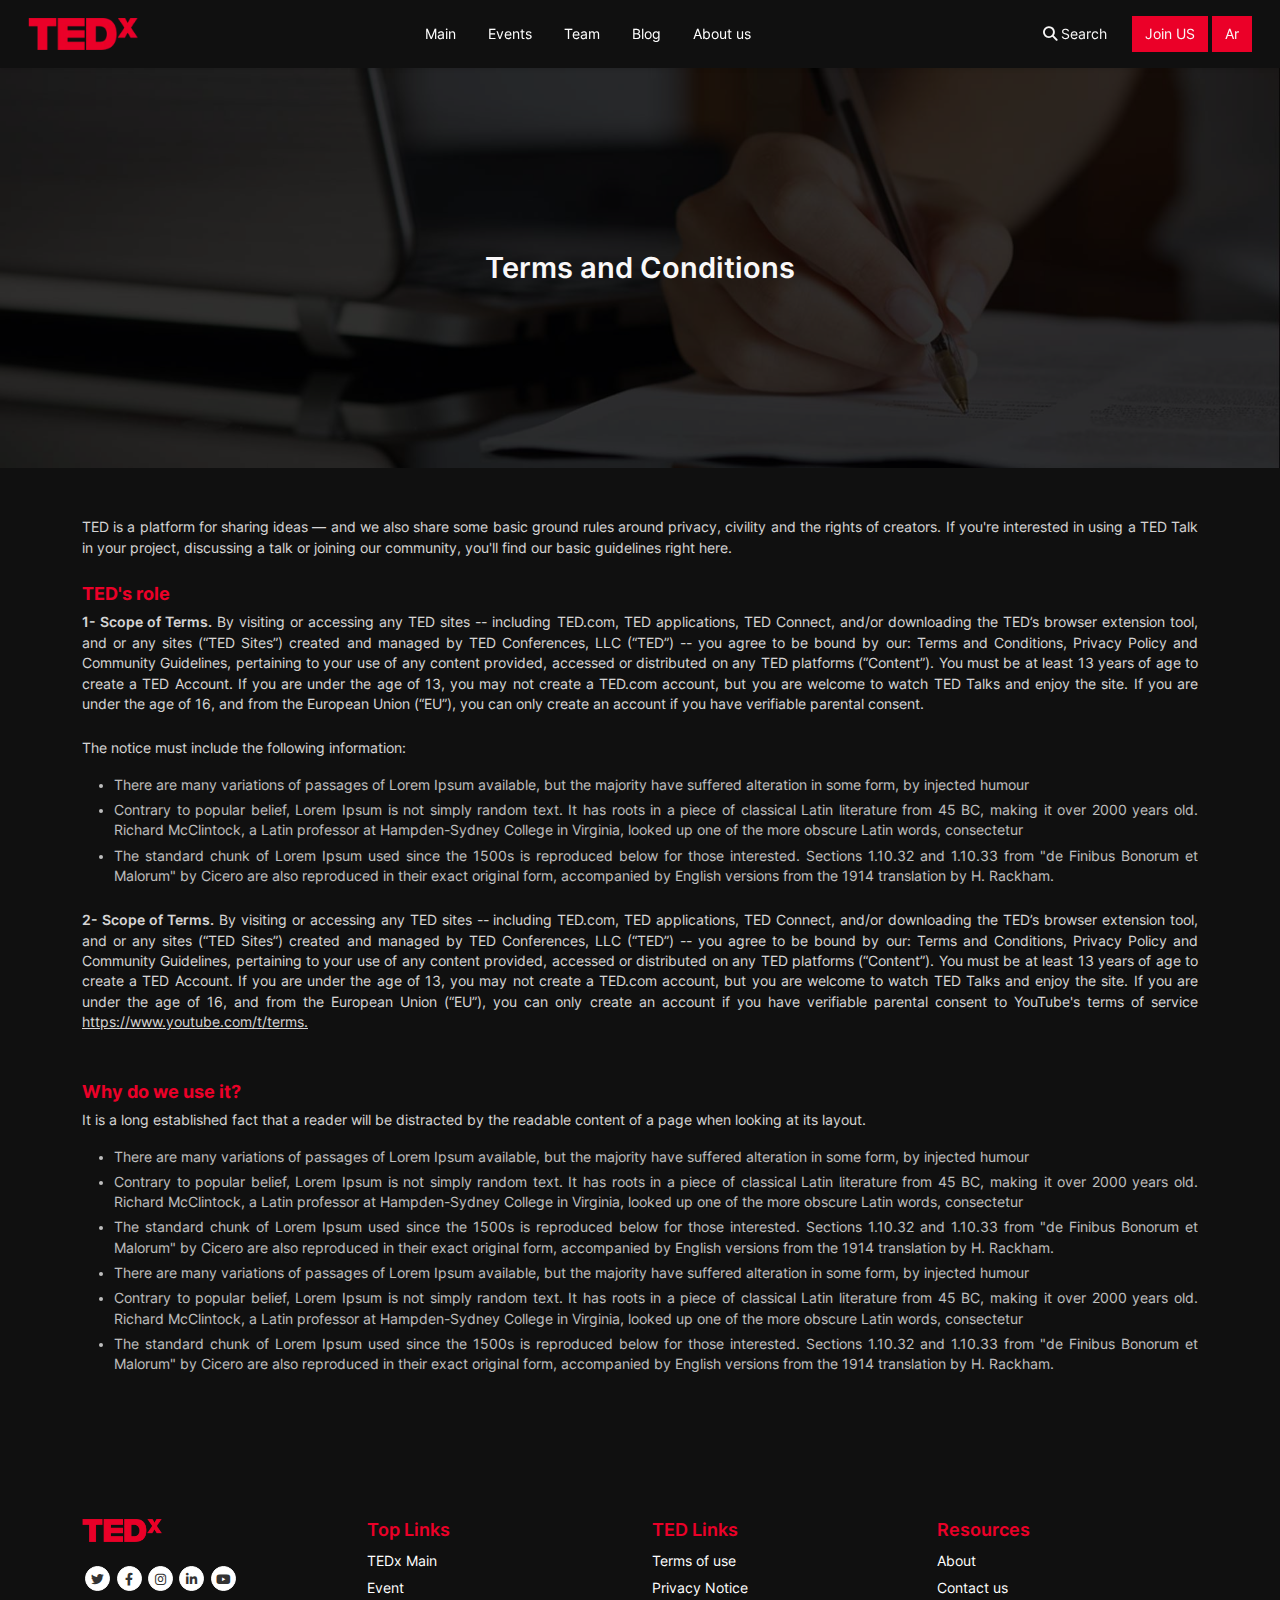
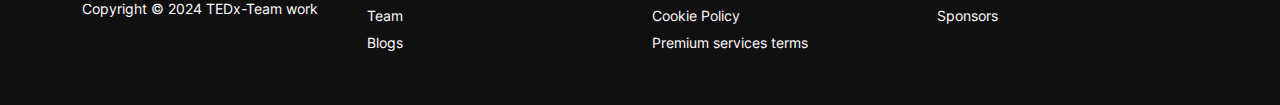
<file: Tedx/wwwroot/terms&conditions.html>
<!DOCTYPE html>
<html lang="en" dir="ltr">
  <head>
    <!-- Required meta tags -->
    <meta charset="utf-8" />
    <meta http-equiv="Content-type" content="text/html; charset=utf-8" />
    <meta http-equiv="X-UA-Compatible" content="IE=9" />
    <meta http-equiv="Expires" content="0" />
    <meta
      name="viewport"
      content="width=device-width, initial-scale=1, maximum-scale=2"
    />

    <meta name="keywords" content="Services, Home , Location, strategic," />
    <meta name="author" content="TEDx Team" />
    <meta name="title" content="TEDx Mobile Application Home" />
    <meta
      name="description"
      content="Join some of your favorite TED speakers and a global community of learners who want to stay curious, imagine and thrive."
    />

    <meta name="copyright" content="Copyright TEDx - 2024" />
    <meta name="email" content="Info@TEDx" />
    <meta name="robots" content="INDEX,FOLLOW" />

    <!--  Essential META Tags -->
    <meta property="og:type" content="website" />
    <meta property="og:url" content=" " />
    <meta property="og:title" content="TED Courses" />
    <meta
      property="og:description"
      content="Join some of your favorite TED speakers and a global community of learners who want to stay curious, imagine and thrive."
    />
    <meta
      property="og:image"
      content="https://assets-global.website-files.com/62cb80a739ca03e7dfee8efe/62cc6505c391d30f31926928_TED-courses.png"
    />
    <meta property="og:site_name" content="TEDx Application" />

    <!--  social media tags -->
    <meta name="twitter:card" content="summary_large_image" />
    <meta name="twitter:url" content=" " />
    <meta name="twitter:creator" content="@twitter" />
    <meta name="twitter:title" content="TED Courses" />
    <meta
      name="twitter:description"
      content="Join some of your favorite TED speakers and a global community of learners who want to stay curious, imagine and thrive."
    />
    <meta
      name="twitter:image"
      content=".https://assets-global.website-files.com/62cb80a739ca03e7dfee8efe/62cc6505c391d30f31926928_TED-courses.png"
    />
    <meta name="twitter:image:alt" content="TEDx Courses" />
    <link rel="alternate" href="./assets/imgs/logo.png" media="all" />

    <!--  Non-Essential, But Required for Analytics -->
    <meta property="fb:app_id" content="100085894330941" />
    <meta name="twitter:site" content="@twitter" />
    <meta property="og:locale" content="en_EG" />
    <meta property="og:locale:alternate" content="ar_EG" />

    <meta name="msapplication-TileImage" content="./assets/imgs/logo.png" />
    <meta name="msapplication-TileColor" content="#95c123" />

    <!--  site map -->
    <meta name="google-site-verification" content="" />

    <title>TEDx</title>
    <link rel="stylesheet" href="css/all.min.css" />
    <link rel="stylesheet" href="css/bootstrap.min.css" />
    <!-- <link rel="stylesheet" href="css/bootstrap.rtl.min.css" /> -->
    <link rel="stylesheet" href="css/tempusdominus-bootstrap.css" />
    <!-- carousel slider  -->
    <link rel="stylesheet" href="css/owl.carousel.min.css" />
    <!-- animation -->
    <link rel="stylesheet" href="css/animate.css" />
    <!-- custom style  -->
    <link rel="stylesheet" href="css/style.css" />
    <!-- rtl style  -->
    <!-- <link rel="stylesheet" href="css/style-ar.css" /> -->

    <!-- Favicons -->
    <link href="assets/imgs/favicon.ico" rel="shortcut icon" />
    <link href="assets/imgs/favicon.webp" rel="apple-touch-icon" />
  </head>
  <body>
    <!-- Start Navbar -->
    <nav
      class="navbar sticky-top fixed-top navbar-dark bg-dark navbar-expand-lg shadow-sm py-2 px-3"
      id="header"
    >
      <div class="container-fluid">
        <a class="navbar-brand py-2" href="index.html"
          ><img src="./assets/imgs/logo.webp" width="110" alt="logo TEDx"
        /></a>
        <button
          class="navbar-toggler border-0"
          type="button"
          data-bs-toggle="collapse"
          data-bs-target="#navbarText"
          aria-controls="navbarText"
          aria-expanded="false"
          aria-label="Toggle navigation"
        >
          <span class="navbar-toggler-icon"></span>
        </button>

        <div class="collapse navbar-collapse" id="navbarText">
          <ul class="navbar-nav mx-auto mb-2 mx-3 mb-lg-0">
            <li class="nav-item px-2">
              <a class="nav-link" aria-current="page" href="index.html"
                >Main</a
              >
            </li>
            <li class="nav-item px-2">
              <a class="nav-link" href="events.html">Events</a>
            </li>
            <li class="nav-item px-2">
              <a class="nav-link" href="team.html">Team</a>
            </li>
            <li class="nav-item px-2">
              <a class="nav-link" href="blogs.html">Blog</a>
            </li>
            <li class="nav-item px-2">
              <a class="nav-link" href="about-us.html">About us</a>
            </li>
          </ul>
          <span class="navbar-text float-end">
            <a href="search.html" type="button" class="btn btn-link open_search mx-2 text-light text-decoration-none">
              <i class="fa-solid fa-magnifying-glass"></i> Search
            </a>
            <button
              type="button"
              class="btn btn-primary text-light rounded-0">
              Join US
            </button>
            <button
              type="button"
              class="btn btn-primary text-light rounded-0">
              Ar
            </button>
          </span>
        </div>
      </div>
    </nav>
    <!-- End Navbar -->

    <!-- Start Main content -->
    <main class="content">
      <!-- Start banner section -->
      <section class="content_banner content_terms text-center w-100 position-relative">
        <img src="./assets/imgs/terms.jpg" class="zoom w-100" alt="banner" />
        <div class="caption text-center px-sm-5 px-3">
          <h3 class="fw-bold fs-2 text-light mb-0">
            Terms and Conditions 
          </h3>
        </div>
      </section>
      <!-- End banner section -->

      <!-- Start content section -->
      <section class="content_infoTxt py-5">
        <div class="container">
           <p class="fs-6 mb-4">
            TED is a platform for sharing ideas — and we also share some basic ground rules around privacy, civility and the rights of creators. If you're interested in using a TED Talk in your project, discussing a talk or joining our community, you'll find our basic guidelines right here.           
           </p>
            <div class="mb-5">
              <h5>TED's role</h5>
              <div class="mb-4">
                <p class="mb-4">
                  <b>1- Scope of Terms.</b> By visiting or accessing any TED sites -- including TED.com, TED applications, TED Connect, and/or downloading the TED’s browser extension tool, and or any sites (“TED Sites”) created and managed by TED Conferences, LLC (“TED”) -- you agree to be bound by our: Terms and Conditions, Privacy Policy and Community Guidelines, pertaining to your use of any content provided, accessed or distributed on any TED platforms (“Content”). You must be at least 13 years of age to create a TED Account. If you are under the age of 13, you may not create a TED.com account, but you are welcome to watch TED Talks and enjoy the site. If you are under the age of 16, and from the European Union (“EU”), you can only create an account if you have verifiable parental consent.
                </p>
                <p>
                  The notice must include the following information:           
                </p>
                <ul>
                  <li>There are many variations of passages of Lorem Ipsum available, but the majority have suffered alteration in some form, by injected humour</li>
                  <li>Contrary to popular belief, Lorem Ipsum is not simply random text. It has roots in a piece of classical Latin literature from 45 BC, making it over 2000 years old. Richard McClintock, a Latin professor at Hampden-Sydney College in Virginia, looked up one of the more obscure Latin words, consectetur</li>
                  <li>The standard chunk of Lorem Ipsum used since the 1500s is reproduced below for those interested. Sections 1.10.32 and 1.10.33 from "de Finibus Bonorum et Malorum" by Cicero are also reproduced in their exact original form, accompanied by English versions from the 1914 translation by H. Rackham.</li>
                </ul>
              </div>
              <div class="mb-4">
                <p>
                  <b>2- Scope of Terms.</b> By visiting or accessing any TED sites -- including TED.com, TED applications, TED Connect, and/or downloading the TED’s browser extension tool, and or any sites (“TED Sites”) created and managed by TED Conferences, LLC (“TED”) -- you agree to be bound by our: Terms and Conditions, Privacy Policy and Community Guidelines, pertaining to your use of any content provided, accessed or distributed on any TED platforms (“Content”). You must be at least 13 years of age to create a TED Account. If you are under the age of 13, you may not create a TED.com account, but you are welcome to watch TED Talks and enjoy the site. If you are under the age of 16, and from the European Union (“EU”), you can only create an account if you have verifiable parental consent to YouTube's terms of service <a href="#">https://www.youtube.com/t/terms.</a>
                </p>
              </div>
           </div>
           <div class="mb-5">
            <h5>Why do we use it?</h5>
            <p>
              It is a long established fact that a reader will be distracted by the readable content of a page when looking at its layout.
            </p>
            <ul>
              <li>There are many variations of passages of Lorem Ipsum available, but the majority have suffered alteration in some form, by injected humour</li>
              <li>Contrary to popular belief, Lorem Ipsum is not simply random text. It has roots in a piece of classical Latin literature from 45 BC, making it over 2000 years old. Richard McClintock, a Latin professor at Hampden-Sydney College in Virginia, looked up one of the more obscure Latin words, consectetur</li>
              <li>The standard chunk of Lorem Ipsum used since the 1500s is reproduced below for those interested. Sections 1.10.32 and 1.10.33 from "de Finibus Bonorum et Malorum" by Cicero are also reproduced in their exact original form, accompanied by English versions from the 1914 translation by H. Rackham.</li>
              <li>There are many variations of passages of Lorem Ipsum available, but the majority have suffered alteration in some form, by injected humour</li>
              <li>Contrary to popular belief, Lorem Ipsum is not simply random text. It has roots in a piece of classical Latin literature from 45 BC, making it over 2000 years old. Richard McClintock, a Latin professor at Hampden-Sydney College in Virginia, looked up one of the more obscure Latin words, consectetur</li>
              <li>The standard chunk of Lorem Ipsum used since the 1500s is reproduced below for those interested. Sections 1.10.32 and 1.10.33 from "de Finibus Bonorum et Malorum" by Cicero are also reproduced in their exact original form, accompanied by English versions from the 1914 translation by H. Rackham.</li>
            </ul>
           </div>
        </div>
      </section>
      <!-- End content section -->
    </main>

    <!-- Start footer -->
    <section class="footer py-5">
      <div class="container">
        <div class="row align-items-start g-4">
          <div class="col-lg-3 col-md-12">
            <div class="info">
              <img src="./assets/imgs/logo.webp" alt="" />
              <ul class="mt-4 mb-2 list-group list-group-horizontal social-links align-items-center">
                <li class="list-group-item">
                  <a href="#" title="twitter"><i class="fa-brands fa-twitter"></i></a>
                </li>
                <li class="list-group-item">
                  <a href="#" title="facebook"><i class="fa-brands fa-facebook-f"></i></a>
                </li>
                <li class="list-group-item">
                  <a href="#" title="facebook"><i class="fa-brands fa-instagram"></i></a>
                </li>
                <li class="list-group-item">
                  <a href="#" title="instagram"><i class="fa-brands fa-linkedin-in"></i></a>
                </li>
                <li class="list-group-item">
                  <a href="#" title="snapchat"><i class="fa-brands fa-youtube"></i></a>
                </li>
              </ul>
              <p>Copyright &copy; 2024 TEDx-Team work</p>
            </div>
          </div>
          <div class="col-lg-3 col-md-4">
            <h5 class="text-primary fw-bold">Top Links</h5>
            <ul class="links list-unstyled lh-lg mb-0">
              <li><a href="index.html">TEDx Main</a></li>
              <li><a href="events.html">Event</a></li>
              <li><a href="team.html">Team</a></li>
              <li><a href="blogs.html">Blogs</a></li>
            </ul>
          </div>
          <div class="col-lg-3 col-md-4">
            <h5 class="text-primary fw-bold">TED Links</h5>
            <ul class="links list-unstyled lh-lg mb-0">
              <li><a href="terms&conditions.html">Terms of use</a></li>
              <li><a href="privacy-policy.html">Privacy Notice</a></li>
              <li><a href="#">Cookie Policy</a></li>
              <li><a href="#">Premium services terms</a></li>
            </ul>
          </div>
          <div class="col-lg-3 col-md-4">
            <h5 class="text-primary fw-bold">Resources</h5>
            <ul class="links list-unstyled lh-lg mb-0">
              <li><a href="about-us.html">About</a></li>
              <li><a href="#">Contact us</a></li>
              <li><a href="sponsors.html">Sponsors</a></li>
            </ul>
          </div>
        </div>
      </div>
    </section>
    <!-- End footer -->

    <!-- scroll to top -->
    <div class="scroll-top shadow wow slideInDown">
      <i class="fas fa-chevron-up"></i>
    </div>

    <script src="js/jquery.js"></script>
    <script src="js/bootstrap.bundle.min.js"></script>

    <script src="js/moment.js"></script>
    <script src="js/tempusdominus-bootstrap.js"></script>
    <!-- carousel slider  -->
    <script src="js/owl.carousel.min.js"></script>
    <!-- custom js  -->
    <script src="js/scripts.js"></script>
    <!-- animation js -->
    <script src="js/wow.js"></script>
    <script>
      new WOW().init();
    </script>
  </body>
</html>
</file>
<file: Tedx/wwwroot/css/style-ar.css>
@font-face {
  font-family: "mainFont";
  src: url(../assets/fonts/NotoKufiArabic-Regular.ttf);
}
@font-face {
  font-family: "boldFont";
  src: url(../assets/fonts/NotoKufiArabic-Bold.ttf);
}
@font-face {
  font-family: "semiboldFont";
  src: url(../assets/fonts/NotoKufiArabic-SemiBold.ttf);
}
@font-face {
  font-family: "MediumFont";
  src: url(../assets/fonts/NotoKufiArabic-Medium.ttf);
}
.caption h1 {
  font-size: 1.6rem;
}

.date {
  position: relative;
}

.text-end {
  text-align: left !important;
}

.owl-nav button {
  left: 0;
  right: auto;
}
.owl-nav button.owl-prev {
  left: auto;
  right: 0;
}

.search_box .search_icon {
  right: 20px;
  left: 0;
}

.see-all i {
  transform: scaleX(-1);
  margin: 0 0.5rem 0 0 !important;
}

.owl-carousel .owl-nav button.owl-next,
.owl-carousel .owl-nav button.owl-prev {
  transform: scaleX(-1);
}

.form-control::-webkit-input-placeholder { /* Chrome/Opera/Safari */
  text-align: right;
}

.form-control::-moz-placeholder { /* Firefox 19+ */
  text-align: right;
}

.form-control:-ms-input-placeholder { /* IE 10+ */
  text-align: right;
}

.form-control:-moz-placeholder { /* Firefox 18- */
  text-align: right;
}

.content_newestTalks .card .duration {
  right: auto;
  left: 0.5rem;
}
.content_teamMember .team .item .member-img img {
  right: -2rem;
  left: auto;
}

[type=email], [type=number], [type=tel], [type=url] {
  direction: rtl;
}

.form-select {
  padding: 0.375rem 0.75rem 0.375rem 2.25rem;
  background-position: left 0.75rem center;
}

.form-check .form-check-input {
  float: right;
}

@media (min-width: 768px) {
  .ms-md-auto {
    margin-left: 0 !important;
  }
}
/* Large devices (desktops, less than 1200px) */
/* Medium devices (tablets, less than 992px) */
/* Small devices (landscape phones, less than 768px) */
/* X-Small devices (portrait phones, less than 576px) */
</file>
